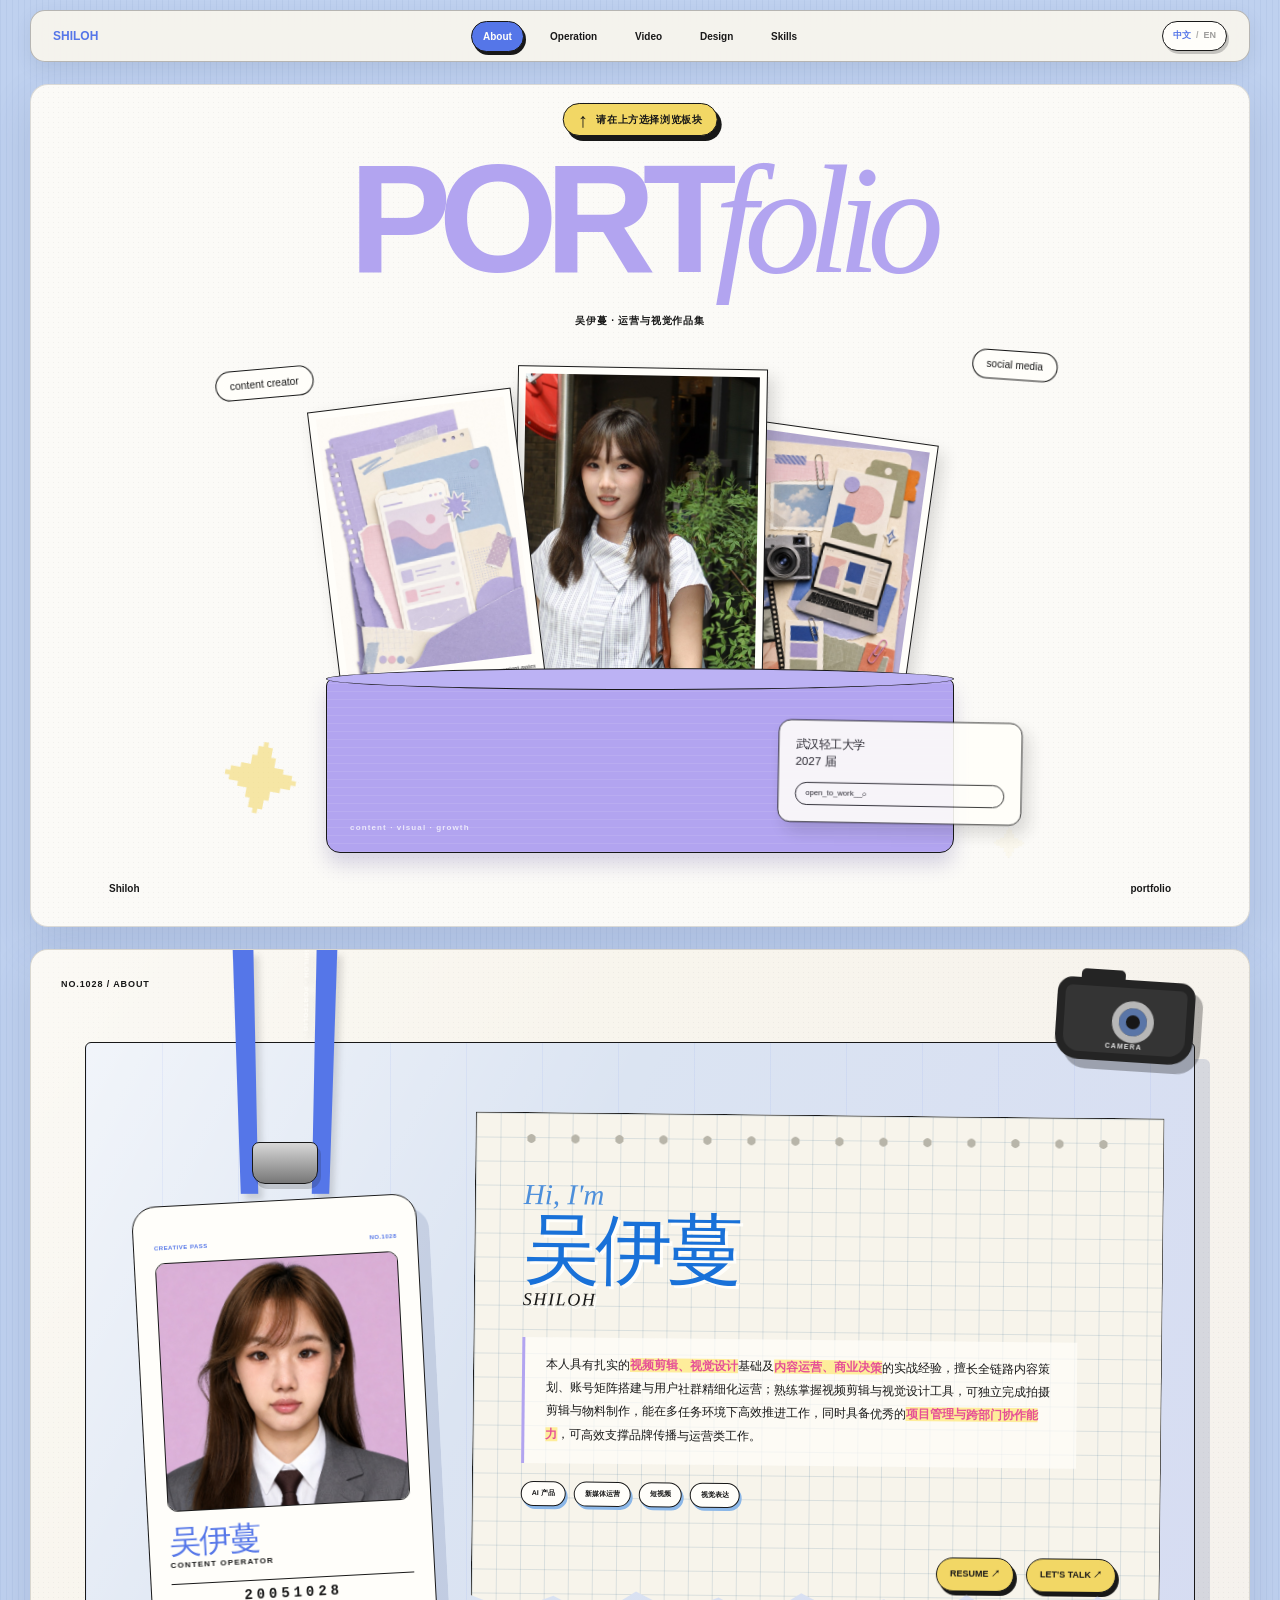
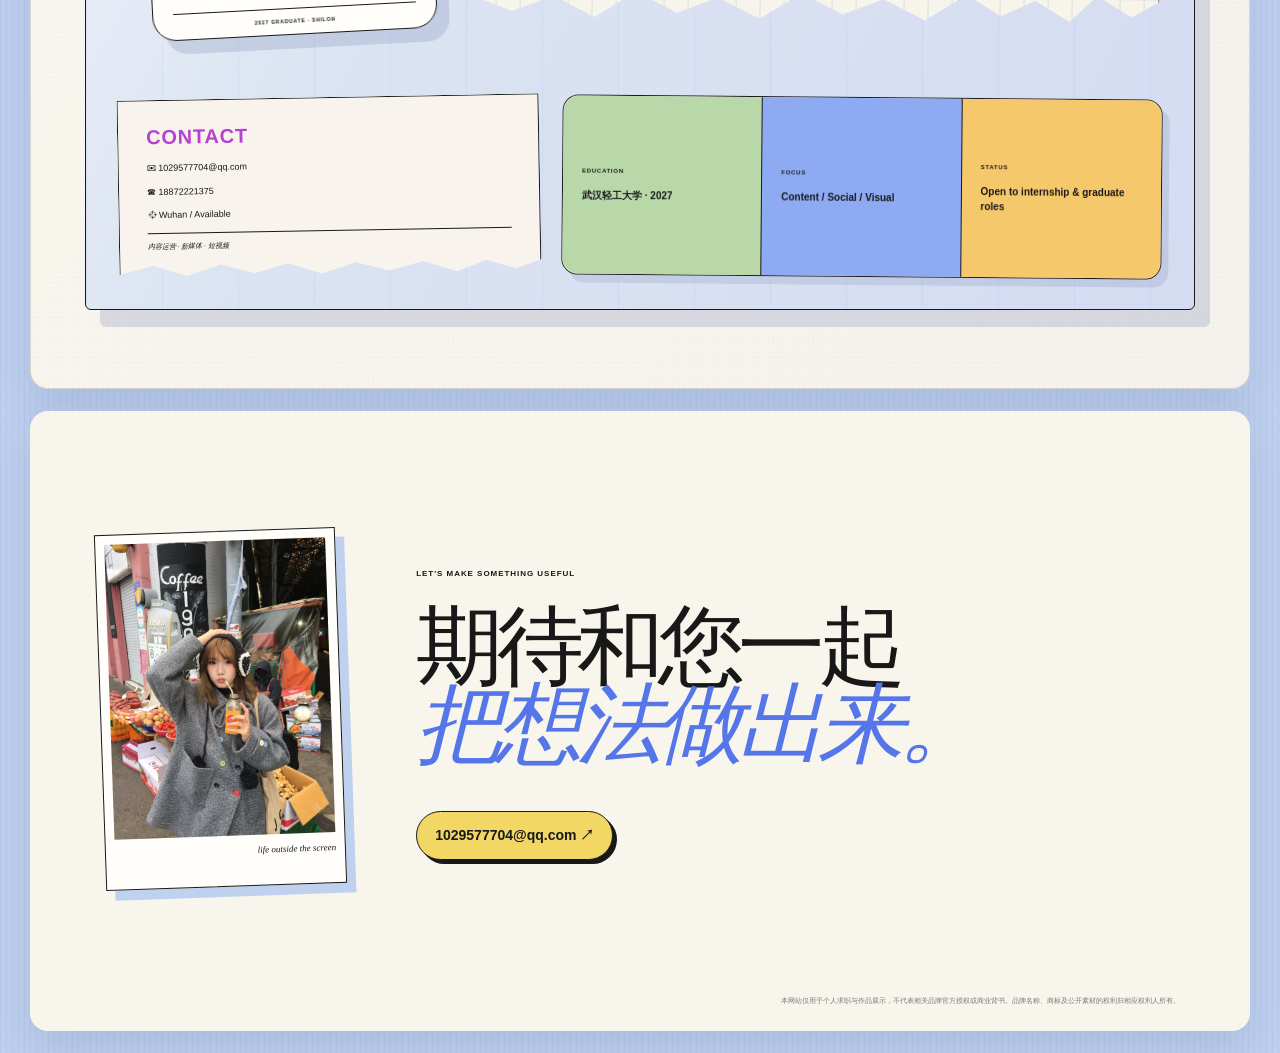
<file: index.html>
<!DOCTYPE html><html lang="zh-CN"><head><meta charSet="utf-8"/><meta name="viewport" content="width=device-width, initial-scale=1"/><link rel="preload" href="/images/cover/side-left.jpg" as="image"/><link rel="preload" href="/images/life/hero.jpg" as="image" fetchPriority="high"/><link rel="preload" href="/images/cover/side-right.jpg" as="image"/><link rel="stylesheet" href="/_next/static/chunks/08~2obm73zf~a.css" data-precedence="next"/><link rel="preload" as="script" fetchPriority="low" href="/_next/static/chunks/10mluhc84.1ee.js"/><script src="/_next/static/chunks/0pbz.j~ornctw.js" async=""></script><script src="/_next/static/chunks/0c_u0uom0kk-9.js" async=""></script><script src="/_next/static/chunks/turbopack-0-2-jyq65k6gh.js" async=""></script><script src="/_next/static/chunks/0b-.ij0mqhtov.js" async=""></script><script src="/_next/static/chunks/0bf0_wfxgo~rp.js" async=""></script><title>吴伊蔓｜内容运营与视觉作品集</title><meta name="description" content="吴伊蔓的个人作品集，展示 AI 产品内容运营、短视频制作、视觉设计与用户增长项目。"/><meta property="og:title" content="吴伊蔓｜内容运营与视觉作品集"/><meta property="og:description" content="内容运营、短视频、AI 产品与视觉设计作品集。"/><meta property="og:url" content="https://shiloh-portfolio.511111man1028.workers.dev/"/><meta property="og:image" content="https://shiloh-portfolio.511111man1028.workers.dev/og.png"/><meta property="og:image:width" content="1200"/><meta property="og:image:height" content="630"/><meta property="og:type" content="website"/><meta name="twitter:card" content="summary_large_image"/><meta name="twitter:title" content="吴伊蔓｜内容运营与视觉作品集"/><meta name="twitter:description" content="内容运营、短视频、AI 产品与视觉设计作品集。"/><meta name="twitter:image" content="https://shiloh-portfolio.511111man1028.workers.dev/og.png"/><link rel="shortcut icon" href="/favicon.svg"/><link rel="icon" href="/favicon.svg"/><script src="/_next/static/chunks/03~yq9q893hmn.js" noModule=""></script></head><body><div hidden=""><!--$--><!--/$--></div><main id="top"><header class="topbar"><a class="top-name" href="#about">SHILOH</a><nav aria-label="主导航"><a href="#about">About</a><a href="#operation">Operation</a><a href="#video">Video</a><a href="#design">Design</a><a href="#skills">Skills</a></nav><div class="language-toggle"><button class="language-toggle-button" type="button" aria-label="切换为英文"><span data-language-label="zh">中文</span><i aria-hidden="true">/</i><span data-language-label="en">EN</span></button></div></header><section class="cover-board portfolio-panel" id="home" aria-labelledby="cover-title"><div class="cover-arrow" role="note" aria-label="请在上方导航选择浏览板块"><span aria-hidden="true">↑</span><b>请在上方选择浏览板块</b></div><div class="cover-title"><h1 id="cover-title" aria-label="PORTfolio"><strong><span>P</span><span>O</span><span>R</span><span>T</span></strong><em><span>f</span><span>o</span><span>l</span><span>i</span><span>o</span></em></h1><p>吴伊蔓 · 运营与视觉作品集</p></div><div class="cover-scene"><span class="pill pill-left">content creator</span><span class="pill pill-right">social media</span><div class="cover-images"><figure class="cover-photo cover-photo-left"><img src="/images/cover/side-left.jpg" alt="内容运营主题纸张拼贴" decoding="async"/><figcaption>content notes</figcaption></figure><figure class="cover-photo cover-photo-main"><img src="/images/life/hero.jpg" alt="吴伊蔓的生活照" decoding="async" fetchPriority="high"/><figcaption>Shiloh · 2026</figcaption></figure><figure class="cover-photo cover-photo-right"><img src="/images/cover/side-right.jpg" alt="相机与创作工作台拼贴" decoding="async"/><figcaption>creative desk</figcaption></figure></div><div class="cover-pocket"><span>content · visual · growth</span></div><div class="cover-search"><p>武汉轻工大学<br/>2027 届</p><span>open_to_work__⌕</span></div><span class="cover-star star-left">✦</span><span class="cover-star star-right">✦</span></div><div class="cover-footer"><span>Shiloh</span><span>portfolio</span></div></section><section class="paper-slide about-slide portfolio-panel" id="about"><div class="slide-index">NO.1028 / ABOUT</div><div class="about-fabric" aria-hidden="true"></div><span class="about-camera" aria-hidden="true">CAMERA</span><div class="about-desk"><div class="badge-stage" aria-label="吴伊蔓个人工牌"><span class="lanyard" aria-hidden="true"></span><span class="badge-clip" aria-hidden="true"></span><article class="employee-badge" role="button" tabindex="0" aria-pressed="false" aria-label="点击翻转个人工牌"><div class="badge-flip-inner"><div class="badge-face badge-front"><div class="badge-topline"><span>CREATIVE PASS</span><b>NO.1028</b></div><img src="/images/profile/id-photo-lavender.jpg" alt="吴伊蔓证件照" loading="lazy" decoding="async"/><h3>吴伊蔓</h3><p>CONTENT OPERATOR</p><div class="badge-code">20051028</div><small>2027 GRADUATE · SHILOH</small></div><div class="badge-face badge-back"><small>PROFILE / BACK</small><h3>ABOUT ME</h3><dl><div><dt>求职方向</dt><dd>内容运营 · 新媒体 · 视频</dd></div><div><dt>所在地</dt><dd>武汉 / 可到岗</dd></div><div><dt>毕业时间</dt><dd>2027</dd></div></dl><span>再次点击翻回正面 ↻</span></div></div></article></div><article class="about-grid-paper"><span class="paper-holes" aria-hidden="true"></span><p class="about-script">Hi, I&#x27;m</p><h2>吴伊蔓 <em>SHILOH</em></h2><p class="about-body">本人具有扎实的<strong>视频剪辑、视觉设计</strong>基础及<strong>内容运营、商业决策</strong>的实战经验，擅长全链路内容策划、账号矩阵搭建与用户社群精细化运营；熟练掌握视频剪辑与视觉设计工具，可独立完成拍摄剪辑与物料制作，能在多任务环境下高效推进工作，同时具备优秀的<strong>项目管理与跨部门协作能力</strong>，可高效支撑品牌传播与运营类工作。</p><div class="about-focus-tags"><span>AI 产品</span><span>新媒体运营</span><span>短视频</span><span>视觉表达</span></div><div class="about-links"><button class="resume-trigger" type="button">RESUME ↗</button><a href="mailto:1029577704@qq.com">LET&#x27;S TALK ↗</a></div></article><aside class="about-contact-note"><b>CONTACT</b><span>✉ 1029577704@qq.com</span><a href="tel:18872221375">☎ 18872221375</a><span>⌖ Wuhan / Available</span><small>内容运营 · 新媒体 · 短视频</small></aside><div class="about-profile-strip"><div><small>EDUCATION</small><b>武汉轻工大学 · 2027</b></div><div><small>FOCUS</small><b>Content / Social / Visual</b></div><div><small>STATUS</small><b>Open to internship &amp; graduate roles</b></div></div></div></section><section class="operation-section portfolio-panel" id="operation"><div class="chapter-heading"><span>02 / OPERATION</span><h2>Selected work <em>&amp; experience</em></h2><p>从产品理解到内容落地，我负责选题、制作、发布与复盘，也持续积累社媒增长和用户沟通经验。</p></div><div class="project-tabs" aria-label="项目索引"><a class="project-tab tab-blue" href="#case-01"><div class="project-tab-top"><small>01</small><img src="/images/logos/fish.jpg" alt="Fish Audio logo" loading="lazy" decoding="async"/></div><h3>Fish Audio</h3><p>AI 语音平台</p><span class="project-tab-result">10W+ 单条播放</span></a><a class="project-tab tab-pink" href="#case-02"><div class="project-tab-top"><small>02</small><img src="/images/logos/thankyou.png" alt="ThankYouAI logo" loading="lazy" decoding="async"/></div><h3>ThankYouAI</h3><p>AI 聚合生成平台</p><span class="project-tab-result">爆款内容 · 多平台供给</span></a><a class="project-tab tab-orange" href="#case-03"><div class="project-tab-top"><small>03</small><img src="/images/logos/keruyun.jpg" alt="客如云 logo" loading="lazy" decoding="async"/></div><h3>客如云</h3><p>本地生活与品牌短视频</p><span class="project-tab-result">多条内容播放破万</span></a><a class="project-tab tab-green" href="#case-04"><div class="project-tab-top"><small>04</small><span class="solid-purple-logo" role="img" aria-label="某AI产品 logo"></span></div><h3>某AI产品</h3><p>AI 产品内容运营</p><span class="project-tab-result">50+ 物料 · 1000+ 社群</span></a></div><div class="case-list"><article class="case-board case-blue" id="case-01"><header class="case-header"><span>01</span><span>2024.07 — 2025.07</span></header><div class="case-copy"><img class="case-logo" src="/images/logos/fish.jpg" alt="Fish Audio logo" loading="lazy" decoding="async"/><small>AI 语音平台</small><h3>Fish Audio</h3><p>围绕 AI 语音产品进行内容策划、视频剪辑与账号矩阵搭建，把技术能力转化为更容易理解和传播的内容。</p><dl><div><dt>MY ROLE</dt><dd>内容策划 / 视频剪辑 / 账号冷启动 / 品牌视觉</dd></div><div><dt>RESULT</dt><dd>Bilibili 单条播放 10W+、互动 1000+，获得海外垂类 KOL 自发传播。</dd></div></dl></div><div class="case-collage"><figure class="case-gallery-item case-gallery-item-1"><img src="/images/operation/fish/01-performance.jpg" alt="Fish Audio 作品展示 1" loading="lazy" decoding="async" fetchPriority="low"/><figcaption>0<!-- -->1<!-- --> / <!-- -->Fish Audio</figcaption></figure><figure class="case-gallery-item case-gallery-item-2"><img src="/images/operation/fish/02-brand-poster.jpg" alt="Fish Audio 作品展示 2" loading="lazy" decoding="async" fetchPriority="low"/><figcaption>0<!-- -->2<!-- --> / <!-- -->Fish Audio</figcaption></figure><figure class="case-gallery-item case-gallery-item-3"><img src="/images/operation/fish/03-growth-poster.jpg" alt="Fish Audio 作品展示 3" loading="lazy" decoding="async" fetchPriority="low"/><figcaption>0<!-- -->3<!-- --> / <!-- -->Fish Audio</figcaption></figure></div></article><article class="case-board case-pink" id="case-02"><header class="case-header"><span>02</span><span>2026 — 至今</span></header><div class="case-copy"><img class="case-logo" src="/images/logos/thankyou.png" alt="ThankYouAI logo" loading="lazy" decoding="async"/><small>AI 聚合生成平台</small><h3>ThankYouAI</h3><p>负责官方抖音内容、官网工作流、SEO 文章与视觉封面，将复杂 AI 功能转译为可理解、可使用的内容。</p><dl><div><dt>MY ROLE</dt><dd>官号运营 / 视频制作 / AI 工作流 / SEO / 创作者拓展</dd></div><div><dt>RESULT</dt><dd>官方社媒产出过爆款内容，并通过工作流模板、SEO 文章与视觉素材持续完善平台内容供给。</dd></div></dl></div><div class="case-collage"><figure class="case-gallery-item case-gallery-item-1"><img src="/images/operation/thankyou/01-cover.jpg" alt="ThankYouAI 作品展示 1" loading="lazy" decoding="async" fetchPriority="low"/><figcaption>0<!-- -->1<!-- --> / <!-- -->ThankYouAI</figcaption></figure><figure class="case-gallery-item case-gallery-item-2"><img src="/images/operation/thankyou/02-social.jpg" alt="ThankYouAI 作品展示 2" loading="lazy" decoding="async" fetchPriority="low"/><figcaption>0<!-- -->2<!-- --> / <!-- -->ThankYouAI</figcaption></figure><figure class="case-gallery-item case-gallery-item-3"><img src="/images/operation/thankyou/03-cover.jpeg" alt="ThankYouAI 作品展示 3" loading="lazy" decoding="async" fetchPriority="low"/><figcaption>0<!-- -->3<!-- --> / <!-- -->ThankYouAI</figcaption></figure></div></article><article class="case-board case-orange" id="case-03"><header class="case-header"><span>03</span><span>2026.03 — 2026.06</span></header><div class="case-copy"><img class="case-logo" src="/images/logos/keruyun.jpg" alt="客如云 logo" loading="lazy" decoding="async"/><small>本地生活与品牌短视频</small><h3>客如云</h3><p>围绕商家经营场景策划并制作短视频，覆盖选题、发布、数据复盘、商业信息流和线下门店实拍。</p><dl><div><dt>MY ROLE</dt><dd>抖音运营 / 外景拍摄 / 商业剪辑 / 数据复盘</dd></div><div><dt>RESULT</dt><dd>产出多条播放量破万内容，持续承接潜在商家咨询与品牌传播需求。</dd></div></dl></div><div class="case-collage"><figure class="case-gallery-item case-gallery-item-1"><img src="/images/operation/keruyun/01-account.jpg" alt="客如云 作品展示 1" loading="lazy" decoding="async" fetchPriority="low"/><figcaption>0<!-- -->1<!-- --> / <!-- -->客如云</figcaption></figure></div></article><article class="case-board case-green" id="case-04"><header class="case-header"><span>04</span><span>2025.09 — 2026.03</span></header><div class="case-copy"><span class="case-logo solid-purple-logo" role="img" aria-label="某AI产品 logo"></span><small>AI 产品内容运营</small><h3>某AI产品</h3><p>参与早期内容与用户体系搭建，负责合规官号内容、教程物料、多平台矩阵、KOC 合作与核心用户社群。</p><dl><div><dt>MY ROLE</dt><dd>官号内容 / 教程视频 / KOC 合作 / 社群运营</dd></div><div><dt>RESULT</dt><dd>产出 50+ 内容物料，对接 20+ 垂类 KOC，参与搭建 1000+ 用户社群。</dd></div></dl></div><div class="case-collage"><figure class="case-gallery-item case-gallery-item-1"><img src="/images/operation/feelin/01-recruitment.jpg" alt="某AI产品 作品展示 1" loading="lazy" decoding="async" fetchPriority="low"/><figcaption>0<!-- -->1<!-- --> / <!-- -->某AI产品</figcaption></figure><figure class="case-gallery-item case-gallery-item-2"><img src="/images/operation/feelin/02-campaign-redacted.jpg" alt="某AI产品 作品展示 2" loading="lazy" decoding="async" fetchPriority="low"/><figcaption>0<!-- -->2<!-- --> / <!-- -->某AI产品</figcaption></figure><figure class="case-gallery-item case-gallery-item-3"><img src="/images/operation/feelin/03-social-redacted.jpg" alt="某AI产品 作品展示 3" loading="lazy" decoding="async" fetchPriority="low"/><figcaption>0<!-- -->3<!-- --> / <!-- -->某AI产品</figcaption></figure></div></article></div></section><section class="video-section portfolio-panel" id="video"><div class="chapter-heading video-title"><span>03 / VIDEO</span><h2>Press play, <em>see the work.</em></h2><p>从混剪开始，依次呈现教程、信息流与产品内容。</p></div><div class="video-wall"><div class="video-divider"><span>EDITING SHOWREEL</span><small>19 / selected works</small></div><figure class="video-work video-orange video-format-landscape video-order-1 video-featured"><video data-src="/videos/edit-montage.m4v" controls="" preload="none" playsInline="" aria-label="混剪视频作品，完整预览 · 17s"></video><figcaption><span>01</span><div><b>混剪</b><small>节奏与镜头组合<!-- --> · 完整预览 · 17s</small></div></figcaption></figure><figure class="video-work video-lilac video-format-landscape video-order-2"><video data-src="/videos/edit-feature-intro.m4v" controls="" preload="none" playsInline="" aria-label="功能介绍视频作品，15s 预览"></video><figcaption><span>02</span><div><b>功能介绍</b><small>产品卖点可视化<!-- --> · 15s 预览</small></div></figcaption></figure><figure class="video-work video-green video-format-landscape video-order-3"><video data-src="/videos/edit-web-promo-1.m4v" controls="" preload="none" playsInline="" aria-label="网页推广 01视频作品，15s 预览"></video><figcaption><span>03</span><div><b>网页推广 01</b><small>网页产品推广<!-- --> · 15s 预览</small></div></figcaption></figure><figure class="video-work video-wine video-format-landscape video-order-4"><video data-src="/videos/ai-showcase/luxury-concept.mp4" controls="" preload="none" playsInline="" aria-label="哥特风PV视频作品"></video><figcaption><span>04</span><div><b>哥特风PV</b><small>哥特美学视觉叙事</small></div></figcaption></figure><figure class="video-work video-green video-format-landscape video-order-5"><video data-src="/videos/ai-showcase/mango-promo.mp4" controls="" preload="none" playsInline="" aria-label="饮料宣传片视频作品"></video><figcaption><span>05</span><div><b>饮料宣传片</b><small>饮品产品质感广告</small></div></figcaption></figure><figure class="video-work video-blue video-format-landscape video-order-6"><video data-src="/videos/ai-showcase/pepsi-promo.mp4" controls="" preload="none" playsInline="" aria-label="美式复古短片视频作品"></video><figcaption><span>06</span><div><b>美式复古短片</b><small>复古品牌视觉练习</small></div></figcaption></figure><figure class="video-work video-rose video-format-landscape video-order-7"><video data-src="/videos/ai-showcase/light-concept.mp4" controls="" preload="none" playsInline="" aria-label="光影风格短片视频作品"></video><figcaption><span>07</span><div><b>光影风格短片</b><small>黑白氛围视觉实验</small></div></figcaption></figure><figure class="video-work video-coral video-format-landscape video-order-8"><video data-src="/videos/edit-tutorial.m4v" controls="" preload="none" playsInline="" aria-label="教程视频作品，15s 预览"></video><figcaption><span>08</span><div><b>教程</b><small>步骤拆解与画面引导<!-- --> · 15s 预览</small></div></figcaption></figure><figure class="video-work video-sky video-format-landscape video-order-9"><video data-src="/videos/edit-web-promo-2.m4v" controls="" preload="none" playsInline="" aria-label="网页推广 02视频作品，15s 预览"></video><figcaption><span>09</span><div><b>网页推广 02</b><small>网页产品推广<!-- --> · 15s 预览</small></div></figcaption></figure><figure class="video-work video-mint video-format-landscape video-order-10"><video data-src="/videos/edit-digital-human.m4v" controls="" preload="none" playsInline="" aria-label="数字人起号视频作品，15s 预览"></video><figcaption><span>10</span><div><b>数字人起号</b><small>账号冷启动内容<!-- --> · 15s 预览</small></div></figcaption></figure><figure class="video-work video-wine video-format-landscape video-order-11"><video data-src="/videos/edit-game-ui.m4v" controls="" preload="none" playsInline="" aria-label="游戏 UI 设计视频作品，完整预览 · 15s"></video><figcaption><span>11</span><div><b>游戏 UI 设计</b><small>界面与交互展示<!-- --> · 完整预览 · 15s</small></div></figcaption></figure><figure class="video-work video-sky video-format-portrait video-order-12"><video data-src="/videos/ai-showcase/emotion-delete.mp4" controls="" preload="none" playsInline="" aria-label="粘土画风情绪短片视频作品"></video><figcaption><span>12</span><div><b>粘土画风情绪短片</b><small>粘土质感情绪叙事</small></div></figcaption></figure><figure class="video-work video-orange video-format-landscape video-order-13"><video data-src="/videos/ai-showcase/viking-voyage.mp4" controls="" preload="none" playsInline="" aria-label="仿奥德赛史诗电影感视频作品"></video><figcaption><span>13</span><div><b>仿奥德赛史诗电影感</b><small>史诗电影感叙事练习</small></div></figcaption></figure><figure class="video-work video-lilac video-format-landscape video-order-14"><video data-src="/videos/ai-showcase/stage-elephant.mp4" controls="" preload="none" playsInline="" aria-label="荒诞黑暗视频视频作品"></video><figcaption><span>14</span><div><b>荒诞黑暗视频</b><small>荒诞舞台视觉影像</small></div></figcaption></figure><figure class="video-work video-coral video-format-landscape video-order-15"><video data-src="/videos/ai-showcase/sunglasses-promo.mp4" controls="" preload="none" playsInline="" aria-label="墨镜宣传片视频作品"></video><figcaption><span>15</span><div><b>墨镜宣传片</b><small>夏日公路广告影像</small></div></figcaption></figure><figure class="video-work video-yellow video-format-landscape video-order-16"><video data-src="/videos/ai-showcase/beach-hat-promo.mp4" controls="" preload="none" playsInline="" aria-label="动画分镜练习视频作品"></video><figcaption><span>16</span><div><b>动画分镜练习</b><small>海滩场景动画分镜</small></div></figcaption></figure><figure class="video-work video-rose video-format-portrait video-order-17"><video data-src="/videos/edit-ad-feed.m4v" controls="" preload="none" playsInline="" aria-label="信息流视频作品，15s 预览"></video><figcaption><span>17</span><div><b>信息流</b><small>商业信息流剪辑<!-- --> · 15s 预览</small></div></figcaption></figure><figure class="video-work video-blue video-format-portrait video-order-18"><video data-src="/videos/edit-comic-drama.m4v" controls="" preload="none" playsInline="" aria-label="漫剧视频作品，15s 预览"></video><figcaption><span>18</span><div><b>漫剧</b><small>剧情节奏与氛围包装<!-- --> · 15s 预览</small></div></figcaption></figure><figure class="video-work video-yellow video-format-portrait video-order-19"><video data-src="/videos/edit-platform-growth.m4v" controls="" preload="none" playsInline="" aria-label="平台引流视频作品，完整预览 · 18s"></video><figcaption><span>19</span><div><b>平台引流</b><small>转化导向内容<!-- --> · 完整预览 · 18s</small></div></figcaption></figure></div></section><section class="paper-slide design-slide portfolio-panel" id="design"><div class="slide-index">04 / DESIGN BOARD</div><div class="design-heading"><h2>Visual<br/><em>archive</em></h2><p>展现不同风格的视觉作品集。</p></div><section class="poster-orbit-stage" aria-label="互动 3D 海报环廊"><div class="poster-orbit-viewport" role="group" tabindex="0" aria-label="左右拖动旋转海报"><div class="poster-orbit-ring" style="--orbit-rotation:0deg"><figure class="poster-orbit-card" style="--poster-angle:0deg;width:270px;height:179.296875px;margin-left:-135px;margin-top:-89.6484375px" data-orbit-index="0" role="link" tabindex="0" aria-label="查看下方的新中式海报"><img class="poster-orbit-depth" style="--poster-depth:-6px" src="/images/design/new-chinese.jpg" alt="" draggable="false" loading="lazy" decoding="async" aria-hidden="true"/><img class="poster-orbit-depth" style="--poster-depth:-5px" src="/images/design/new-chinese.jpg" alt="" draggable="false" loading="lazy" decoding="async" aria-hidden="true"/><img class="poster-orbit-depth" style="--poster-depth:-4px" src="/images/design/new-chinese.jpg" alt="" draggable="false" loading="lazy" decoding="async" aria-hidden="true"/><img class="poster-orbit-depth" style="--poster-depth:-3px" src="/images/design/new-chinese.jpg" alt="" draggable="false" loading="lazy" decoding="async" aria-hidden="true"/><img class="poster-orbit-depth" style="--poster-depth:-2px" src="/images/design/new-chinese.jpg" alt="" draggable="false" loading="lazy" decoding="async" aria-hidden="true"/><img class="poster-orbit-depth" style="--poster-depth:-1px" src="/images/design/new-chinese.jpg" alt="" draggable="false" loading="lazy" decoding="async" aria-hidden="true"/><div class="poster-orbit-face poster-orbit-front"><img src="/images/design/new-chinese.jpg" alt="新中式海报" draggable="false" loading="lazy" decoding="async"/></div><div class="poster-orbit-face poster-orbit-back" aria-hidden="true"><img src="/images/design/new-chinese.jpg" alt="" draggable="false" loading="lazy" decoding="async"/></div></figure><figure class="poster-orbit-card" style="--poster-angle:36deg;width:133.875px;height:238px;margin-left:-66.9375px;margin-top:-119px" data-orbit-index="1" role="link" tabindex="0" aria-label="查看下方的美学主义"><img class="poster-orbit-depth" style="--poster-depth:-6px" src="/images/design/aestheticism.jpg" alt="" draggable="false" loading="lazy" decoding="async" aria-hidden="true"/><img class="poster-orbit-depth" style="--poster-depth:-5px" src="/images/design/aestheticism.jpg" alt="" draggable="false" loading="lazy" decoding="async" aria-hidden="true"/><img class="poster-orbit-depth" style="--poster-depth:-4px" src="/images/design/aestheticism.jpg" alt="" draggable="false" loading="lazy" decoding="async" aria-hidden="true"/><img class="poster-orbit-depth" style="--poster-depth:-3px" src="/images/design/aestheticism.jpg" alt="" draggable="false" loading="lazy" decoding="async" aria-hidden="true"/><img class="poster-orbit-depth" style="--poster-depth:-2px" src="/images/design/aestheticism.jpg" alt="" draggable="false" loading="lazy" decoding="async" aria-hidden="true"/><img class="poster-orbit-depth" style="--poster-depth:-1px" src="/images/design/aestheticism.jpg" alt="" draggable="false" loading="lazy" decoding="async" aria-hidden="true"/><div class="poster-orbit-face poster-orbit-front"><img src="/images/design/aestheticism.jpg" alt="美学主义" draggable="false" loading="lazy" decoding="async"/></div><div class="poster-orbit-face poster-orbit-back" aria-hidden="true"><img src="/images/design/aestheticism.jpg" alt="" draggable="false" loading="lazy" decoding="async"/></div></figure><figure class="poster-orbit-card" style="--poster-angle:72deg;width:178.5px;height:238px;margin-left:-89.25px;margin-top:-119px" data-orbit-index="2" role="link" tabindex="0" aria-label="查看下方的扁平矢量插图 · 3:4"><img class="poster-orbit-depth" style="--poster-depth:-6px" src="/images/design/flat-vector-portrait.jpg" alt="" draggable="false" loading="lazy" decoding="async" aria-hidden="true"/><img class="poster-orbit-depth" style="--poster-depth:-5px" src="/images/design/flat-vector-portrait.jpg" alt="" draggable="false" loading="lazy" decoding="async" aria-hidden="true"/><img class="poster-orbit-depth" style="--poster-depth:-4px" src="/images/design/flat-vector-portrait.jpg" alt="" draggable="false" loading="lazy" decoding="async" aria-hidden="true"/><img class="poster-orbit-depth" style="--poster-depth:-3px" src="/images/design/flat-vector-portrait.jpg" alt="" draggable="false" loading="lazy" decoding="async" aria-hidden="true"/><img class="poster-orbit-depth" style="--poster-depth:-2px" src="/images/design/flat-vector-portrait.jpg" alt="" draggable="false" loading="lazy" decoding="async" aria-hidden="true"/><img class="poster-orbit-depth" style="--poster-depth:-1px" src="/images/design/flat-vector-portrait.jpg" alt="" draggable="false" loading="lazy" decoding="async" aria-hidden="true"/><div class="poster-orbit-face poster-orbit-front"><img src="/images/design/flat-vector-portrait.jpg" alt="扁平矢量插图 · 3:4" draggable="false" loading="lazy" decoding="async"/></div><div class="poster-orbit-face poster-orbit-back" aria-hidden="true"><img src="/images/design/flat-vector-portrait.jpg" alt="" draggable="false" loading="lazy" decoding="async"/></div></figure><figure class="poster-orbit-card" style="--poster-angle:108deg;width:270px;height:151.875px;margin-left:-135px;margin-top:-75.9375px" data-orbit-index="3" role="link" tabindex="0" aria-label="查看下方的扁平矢量插图 · 16:9"><img class="poster-orbit-depth" style="--poster-depth:-6px" src="/images/design/flat-vector-wide.jpg" alt="" draggable="false" loading="lazy" decoding="async" aria-hidden="true"/><img class="poster-orbit-depth" style="--poster-depth:-5px" src="/images/design/flat-vector-wide.jpg" alt="" draggable="false" loading="lazy" decoding="async" aria-hidden="true"/><img class="poster-orbit-depth" style="--poster-depth:-4px" src="/images/design/flat-vector-wide.jpg" alt="" draggable="false" loading="lazy" decoding="async" aria-hidden="true"/><img class="poster-orbit-depth" style="--poster-depth:-3px" src="/images/design/flat-vector-wide.jpg" alt="" draggable="false" loading="lazy" decoding="async" aria-hidden="true"/><img class="poster-orbit-depth" style="--poster-depth:-2px" src="/images/design/flat-vector-wide.jpg" alt="" draggable="false" loading="lazy" decoding="async" aria-hidden="true"/><img class="poster-orbit-depth" style="--poster-depth:-1px" src="/images/design/flat-vector-wide.jpg" alt="" draggable="false" loading="lazy" decoding="async" aria-hidden="true"/><div class="poster-orbit-face poster-orbit-front"><img src="/images/design/flat-vector-wide.jpg" alt="扁平矢量插图 · 16:9" draggable="false" loading="lazy" decoding="async"/></div><div class="poster-orbit-face poster-orbit-back" aria-hidden="true"><img src="/images/design/flat-vector-wide.jpg" alt="" draggable="false" loading="lazy" decoding="async"/></div></figure><figure class="poster-orbit-card" style="--poster-angle:144deg;width:178.5px;height:238px;margin-left:-89.25px;margin-top:-119px" data-orbit-index="4" role="link" tabindex="0" aria-label="查看下方的520 涂鸦花束海报"><img class="poster-orbit-depth" style="--poster-depth:-6px" src="/images/design/flower-bouquet.jpg" alt="" draggable="false" loading="lazy" decoding="async" aria-hidden="true"/><img class="poster-orbit-depth" style="--poster-depth:-5px" src="/images/design/flower-bouquet.jpg" alt="" draggable="false" loading="lazy" decoding="async" aria-hidden="true"/><img class="poster-orbit-depth" style="--poster-depth:-4px" src="/images/design/flower-bouquet.jpg" alt="" draggable="false" loading="lazy" decoding="async" aria-hidden="true"/><img class="poster-orbit-depth" style="--poster-depth:-3px" src="/images/design/flower-bouquet.jpg" alt="" draggable="false" loading="lazy" decoding="async" aria-hidden="true"/><img class="poster-orbit-depth" style="--poster-depth:-2px" src="/images/design/flower-bouquet.jpg" alt="" draggable="false" loading="lazy" decoding="async" aria-hidden="true"/><img class="poster-orbit-depth" style="--poster-depth:-1px" src="/images/design/flower-bouquet.jpg" alt="" draggable="false" loading="lazy" decoding="async" aria-hidden="true"/><div class="poster-orbit-face poster-orbit-front"><img src="/images/design/flower-bouquet.jpg" alt="520 涂鸦花束海报" draggable="false" loading="lazy" decoding="async"/></div><div class="poster-orbit-face poster-orbit-back" aria-hidden="true"><img src="/images/design/flower-bouquet.jpg" alt="" draggable="false" loading="lazy" decoding="async"/></div></figure><figure class="poster-orbit-card" style="--poster-angle:180deg;width:270px;height:151.875px;margin-left:-135px;margin-top:-75.9375px" data-orbit-index="5" role="link" tabindex="0" aria-label="查看下方的写意水彩风格"><img class="poster-orbit-depth" style="--poster-depth:-6px" src="/images/design/watercolor.jpg" alt="" draggable="false" loading="lazy" decoding="async" aria-hidden="true"/><img class="poster-orbit-depth" style="--poster-depth:-5px" src="/images/design/watercolor.jpg" alt="" draggable="false" loading="lazy" decoding="async" aria-hidden="true"/><img class="poster-orbit-depth" style="--poster-depth:-4px" src="/images/design/watercolor.jpg" alt="" draggable="false" loading="lazy" decoding="async" aria-hidden="true"/><img class="poster-orbit-depth" style="--poster-depth:-3px" src="/images/design/watercolor.jpg" alt="" draggable="false" loading="lazy" decoding="async" aria-hidden="true"/><img class="poster-orbit-depth" style="--poster-depth:-2px" src="/images/design/watercolor.jpg" alt="" draggable="false" loading="lazy" decoding="async" aria-hidden="true"/><img class="poster-orbit-depth" style="--poster-depth:-1px" src="/images/design/watercolor.jpg" alt="" draggable="false" loading="lazy" decoding="async" aria-hidden="true"/><div class="poster-orbit-face poster-orbit-front"><img src="/images/design/watercolor.jpg" alt="写意水彩风格" draggable="false" loading="lazy" decoding="async"/></div><div class="poster-orbit-face poster-orbit-back" aria-hidden="true"><img src="/images/design/watercolor.jpg" alt="" draggable="false" loading="lazy" decoding="async"/></div></figure><figure class="poster-orbit-card" style="--poster-angle:216deg;width:133.875px;height:238px;margin-left:-66.9375px;margin-top:-119px" data-orbit-index="6" role="link" tabindex="0" aria-label="查看下方的CityPOP 复古风格"><img class="poster-orbit-depth" style="--poster-depth:-6px" src="/images/design/city-pop-new.jpg" alt="" draggable="false" loading="lazy" decoding="async" aria-hidden="true"/><img class="poster-orbit-depth" style="--poster-depth:-5px" src="/images/design/city-pop-new.jpg" alt="" draggable="false" loading="lazy" decoding="async" aria-hidden="true"/><img class="poster-orbit-depth" style="--poster-depth:-4px" src="/images/design/city-pop-new.jpg" alt="" draggable="false" loading="lazy" decoding="async" aria-hidden="true"/><img class="poster-orbit-depth" style="--poster-depth:-3px" src="/images/design/city-pop-new.jpg" alt="" draggable="false" loading="lazy" decoding="async" aria-hidden="true"/><img class="poster-orbit-depth" style="--poster-depth:-2px" src="/images/design/city-pop-new.jpg" alt="" draggable="false" loading="lazy" decoding="async" aria-hidden="true"/><img class="poster-orbit-depth" style="--poster-depth:-1px" src="/images/design/city-pop-new.jpg" alt="" draggable="false" loading="lazy" decoding="async" aria-hidden="true"/><div class="poster-orbit-face poster-orbit-front"><img src="/images/design/city-pop-new.jpg" alt="CityPOP 复古风格" draggable="false" loading="lazy" decoding="async"/></div><div class="poster-orbit-face poster-orbit-back" aria-hidden="true"><img src="/images/design/city-pop-new.jpg" alt="" draggable="false" loading="lazy" decoding="async"/></div></figure><figure class="poster-orbit-card" style="--poster-angle:252deg;width:238px;height:238px;margin-left:-119px;margin-top:-119px" data-orbit-index="7" role="link" tabindex="0" aria-label="查看下方的做旧印刷"><img class="poster-orbit-depth" style="--poster-depth:-6px" src="/images/design/distressed-print.jpg" alt="" draggable="false" loading="lazy" decoding="async" aria-hidden="true"/><img class="poster-orbit-depth" style="--poster-depth:-5px" src="/images/design/distressed-print.jpg" alt="" draggable="false" loading="lazy" decoding="async" aria-hidden="true"/><img class="poster-orbit-depth" style="--poster-depth:-4px" src="/images/design/distressed-print.jpg" alt="" draggable="false" loading="lazy" decoding="async" aria-hidden="true"/><img class="poster-orbit-depth" style="--poster-depth:-3px" src="/images/design/distressed-print.jpg" alt="" draggable="false" loading="lazy" decoding="async" aria-hidden="true"/><img class="poster-orbit-depth" style="--poster-depth:-2px" src="/images/design/distressed-print.jpg" alt="" draggable="false" loading="lazy" decoding="async" aria-hidden="true"/><img class="poster-orbit-depth" style="--poster-depth:-1px" src="/images/design/distressed-print.jpg" alt="" draggable="false" loading="lazy" decoding="async" aria-hidden="true"/><div class="poster-orbit-face poster-orbit-front"><img src="/images/design/distressed-print.jpg" alt="做旧印刷" draggable="false" loading="lazy" decoding="async"/></div><div class="poster-orbit-face poster-orbit-back" aria-hidden="true"><img src="/images/design/distressed-print.jpg" alt="" draggable="false" loading="lazy" decoding="async"/></div></figure><figure class="poster-orbit-card" style="--poster-angle:288deg;width:178.5px;height:238px;margin-left:-89.25px;margin-top:-119px" data-orbit-index="8" role="link" tabindex="0" aria-label="查看下方的RISO 版画桃子海报"><img class="poster-orbit-depth" style="--poster-depth:-6px" src="/images/design/riso-peach.jpg" alt="" draggable="false" loading="lazy" decoding="async" aria-hidden="true"/><img class="poster-orbit-depth" style="--poster-depth:-5px" src="/images/design/riso-peach.jpg" alt="" draggable="false" loading="lazy" decoding="async" aria-hidden="true"/><img class="poster-orbit-depth" style="--poster-depth:-4px" src="/images/design/riso-peach.jpg" alt="" draggable="false" loading="lazy" decoding="async" aria-hidden="true"/><img class="poster-orbit-depth" style="--poster-depth:-3px" src="/images/design/riso-peach.jpg" alt="" draggable="false" loading="lazy" decoding="async" aria-hidden="true"/><img class="poster-orbit-depth" style="--poster-depth:-2px" src="/images/design/riso-peach.jpg" alt="" draggable="false" loading="lazy" decoding="async" aria-hidden="true"/><img class="poster-orbit-depth" style="--poster-depth:-1px" src="/images/design/riso-peach.jpg" alt="" draggable="false" loading="lazy" decoding="async" aria-hidden="true"/><div class="poster-orbit-face poster-orbit-front"><img src="/images/design/riso-peach.jpg" alt="RISO 版画桃子海报" draggable="false" loading="lazy" decoding="async"/></div><div class="poster-orbit-face poster-orbit-back" aria-hidden="true"><img src="/images/design/riso-peach.jpg" alt="" draggable="false" loading="lazy" decoding="async"/></div></figure><figure class="poster-orbit-card" style="--poster-angle:324deg;width:178.5px;height:238px;margin-left:-89.25px;margin-top:-119px" data-orbit-index="9" role="link" tabindex="0" aria-label="查看下方的飘渺幻境海报"><img class="poster-orbit-depth" style="--poster-depth:-6px" src="/images/design/ethereal-new.jpg" alt="" draggable="false" loading="lazy" decoding="async" aria-hidden="true"/><img class="poster-orbit-depth" style="--poster-depth:-5px" src="/images/design/ethereal-new.jpg" alt="" draggable="false" loading="lazy" decoding="async" aria-hidden="true"/><img class="poster-orbit-depth" style="--poster-depth:-4px" src="/images/design/ethereal-new.jpg" alt="" draggable="false" loading="lazy" decoding="async" aria-hidden="true"/><img class="poster-orbit-depth" style="--poster-depth:-3px" src="/images/design/ethereal-new.jpg" alt="" draggable="false" loading="lazy" decoding="async" aria-hidden="true"/><img class="poster-orbit-depth" style="--poster-depth:-2px" src="/images/design/ethereal-new.jpg" alt="" draggable="false" loading="lazy" decoding="async" aria-hidden="true"/><img class="poster-orbit-depth" style="--poster-depth:-1px" src="/images/design/ethereal-new.jpg" alt="" draggable="false" loading="lazy" decoding="async" aria-hidden="true"/><div class="poster-orbit-face poster-orbit-front"><img src="/images/design/ethereal-new.jpg" alt="飘渺幻境海报" draggable="false" loading="lazy" decoding="async"/></div><div class="poster-orbit-face poster-orbit-back" aria-hidden="true"><img src="/images/design/ethereal-new.jpg" alt="" draggable="false" loading="lazy" decoding="async"/></div></figure></div></div></section><div class="design-board"><span class="design-sticker design-sticker-one" aria-hidden="true">visual notes ↗</span><span class="design-sticker design-sticker-two" aria-hidden="true">10 / selected</span><div class="design-column design-column-1"><figure class="design-work design-work-9"><img src="/images/design/riso-peach.jpg" alt="RISO 版画桃子海报" loading="lazy" decoding="async" fetchPriority="low"/><figcaption><b>RISO 版画桃子海报</b><span>RISO 版画练习</span></figcaption></figure><figure class="design-work design-work-2"><img src="/images/design/aestheticism.jpg" alt="美学主义" loading="lazy" decoding="async" fetchPriority="low"/><figcaption><b>美学主义</b><span>审美主题海报</span></figcaption></figure><figure class="design-work design-work-4"><img src="/images/design/flat-vector-wide.jpg" alt="扁平矢量插图 · 16:9" loading="lazy" decoding="async" fetchPriority="low"/><figcaption><b>扁平矢量插图 · 16:9</b><span>横版视觉延展</span></figcaption></figure></div><div class="design-column design-column-2"><figure class="design-work design-work-1"><img src="/images/design/new-chinese.jpg" alt="新中式海报" loading="lazy" decoding="async" fetchPriority="low"/><figcaption><b>新中式海报</b><span>东方花卉视觉</span></figcaption></figure><figure class="design-work design-work-3"><img src="/images/design/flat-vector-portrait.jpg" alt="扁平矢量插图 · 3:4" loading="lazy" decoding="async" fetchPriority="low"/><figcaption><b>扁平矢量插图 · 3:4</b><span>竖版插图海报</span></figcaption></figure><figure class="design-work design-work-10"><img src="/images/design/ethereal-new.jpg" alt="飘渺幻境海报" loading="lazy" decoding="async" fetchPriority="low"/><figcaption><b>飘渺幻境海报</b><span>AI 视觉海报</span></figcaption></figure><figure class="design-work design-work-6"><img src="/images/design/watercolor.jpg" alt="写意水彩风格" loading="lazy" decoding="async" fetchPriority="low"/><figcaption><b>写意水彩风格</b><span>水彩视觉练习</span></figcaption></figure></div><div class="design-column design-column-3"><figure class="design-work design-work-5"><img src="/images/design/flower-bouquet.jpg" alt="520 涂鸦花束海报" loading="lazy" decoding="async" fetchPriority="low"/><figcaption><b>520 涂鸦花束海报</b><span>涂鸦风格视觉</span></figcaption></figure><figure class="design-work design-work-7"><img src="/images/design/city-pop-new.jpg" alt="CityPOP 复古风格" loading="lazy" decoding="async" fetchPriority="low"/><figcaption><b>CityPOP 复古风格</b><span>城市流行视觉</span></figcaption></figure><figure class="design-work design-work-8"><img src="/images/design/distressed-print.jpg" alt="做旧印刷" loading="lazy" decoding="async" fetchPriority="low"/><figcaption><b>做旧印刷</b><span>颗粒质感实验</span></figcaption></figure></div></div></section><section class="skills-section portfolio-panel" id="skills"><div class="skills-title"><span>05 / SKILLS</span><h2>What can I <em>bring?</em></h2><p>从内容策划到发布复盘，我可以独立完成一条内容链路。</p></div><div class="skill-stack"><article class="skill-note skill-green" role="button" tabindex="0" aria-expanded="false" aria-label="content，点击查看相关案例"><span class="skill-sticker" aria-hidden="true">✦</span><small>0<!-- -->1</small><h3>content</h3><p>选题策划
账号运营
SEO 写作
内容复盘</p><div class="skill-proof"><small>SELECTED PROOF</small><p>Fish Audio · ThankYouAI
选题 / SEO / 内容复盘</p></div></article><article class="skill-note skill-blue" role="button" tabindex="0" aria-expanded="false" aria-label="social，点击查看相关案例"><span class="skill-sticker" aria-hidden="true">☺</span><small>0<!-- -->2</small><h3>social</h3><p>抖音 / Bilibili
账号矩阵
KOL / KOC
社群运营</p><div class="skill-proof"><small>SELECTED PROOF</small><p>Fish Audio · 客如云
账号矩阵 / 社群增长</p></div></article><article class="skill-note skill-orange" role="button" tabindex="0" aria-expanded="false" aria-label="video，点击查看相关案例"><span class="skill-sticker" aria-hidden="true">▶</span><small>0<!-- -->3</small><h3>video</h3><p>脚本构思
外景拍摄
剪辑包装
商业信息流</p><div class="skill-proof"><small>SELECTED PROOF</small><p>教程 · 混剪 · 信息流
策划 / 拍摄 / 剪辑</p></div></article><article class="skill-note skill-wine" role="button" tabindex="0" aria-expanded="false" aria-label="AI + visual，点击查看相关案例"><span class="skill-sticker" aria-hidden="true">AI</span><small>0<!-- -->4</small><h3>AI + visual</h3><p>AI 工作流
封面设计
海报排版
视觉延展</p><div class="skill-proof"><small>SELECTED PROOF</small><p>ThankYouAI · 视觉海报
AI 工作流 / 视觉延展</p></div></article><article class="skill-note skill-lilac" role="button" tabindex="0" aria-expanded="false" aria-label="tools，点击查看相关案例"><span class="skill-sticker" aria-hidden="true">♥</span><small>0<!-- -->5</small><h3>tools</h3><p>剪映
Photoshop
AE
主流 AI 工具
Codex / 即梦等</p><div class="skill-proof"><small>SELECTED PROOF</small><p>视频与视觉项目实战
剪映 / PS / AE / Codex</p></div></article></div></section><footer class="contact-slide"><figure><img src="/images/life/city.jpg" alt="吴伊蔓的旅行生活照" loading="lazy" decoding="async"/><figcaption>life outside the screen</figcaption></figure><div><span>LET&#x27;S MAKE SOMETHING USEFUL</span><h2>期待和您一起<br/><em><button class="footer-easter-egg" type="button" aria-label="把想法做出来，点击触发彩蛋">把想法做出来。</button></em></h2><a href="mailto:1029577704@qq.com">1029577704@qq.com ↗</a></div><p>本网站仅用于个人求职与作品展示，不代表相关品牌官方授权或商业背书。品牌名称、商标及公开素材的权利归相应权利人所有。</p></footer><div class="motion-scope" aria-hidden="true"></div><div class="click-spark-layer" aria-hidden="true"></div></main><!--$--><!--/$--><script>(() => {
              const tokens = {
                "511111man1028-shiloh.github.io": "8d99a03012344ac588b531a21dfe4a98",
                "shiloh-portfolio.511111man1028.workers.dev": "7ea7a42bbfc24775bcac5807b1c5672a"
              };
              const token = tokens[window.location.hostname];
              if (!token) return;
              const beacon = document.createElement("script");
              beacon.type = "module";
              beacon.src = "https://static.cloudflareinsights.com/beacon.min.js";
              beacon.dataset.cfBeacon = JSON.stringify({ token });
              document.head.appendChild(beacon);
            })();</script><script src="/_next/static/chunks/10mluhc84.1ee.js" id="_R_" async=""></script><script>(self.__next_f=self.__next_f||[]).push([0])</script><script>self.__next_f.push([1,"1:\"$Sreact.fragment\"\n2:I[11968,[\"/_next/static/chunks/0b-.ij0mqhtov.js\"],\"default\"]\n3:I[87804,[\"/_next/static/chunks/0b-.ij0mqhtov.js\"],\"default\"]\n16:I[21480,[\"/_next/static/chunks/0b-.ij0mqhtov.js\"],\"default\",1]\n:HL[\"/_next/static/chunks/08~2obm73zf~a.css\",\"style\"]\n:HL[\"/images/cover/side-left.jpg\",\"image\"]\n"])</script><script>self.__next_f.push([1,"0:{\"P\":null,\"c\":[\"\",\"\"],\"q\":\"\",\"i\":false,\"f\":[[[\"\",{\"children\":[\"__PAGE__\",{}]},\"$undefined\",\"$undefined\",16],[[\"$\",\"$1\",\"c\",{\"children\":[[[\"$\",\"link\",\"0\",{\"rel\":\"stylesheet\",\"href\":\"/_next/static/chunks/08~2obm73zf~a.css\",\"precedence\":\"next\",\"crossOrigin\":\"$undefined\",\"nonce\":\"$undefined\"}],[\"$\",\"script\",\"script-0\",{\"src\":\"/_next/static/chunks/0b-.ij0mqhtov.js\",\"async\":true,\"nonce\":\"$undefined\"}]],[\"$\",\"html\",null,{\"lang\":\"zh-CN\",\"children\":[\"$\",\"body\",null,{\"children\":[[\"$\",\"$L2\",null,{\"parallelRouterKey\":\"children\",\"error\":\"$undefined\",\"errorStyles\":\"$undefined\",\"errorScripts\":\"$undefined\",\"template\":[\"$\",\"$L3\",null,{}],\"templateStyles\":\"$undefined\",\"templateScripts\":\"$undefined\",\"notFound\":[[[\"$\",\"title\",null,{\"children\":\"404: This page could not be found.\"}],[\"$\",\"div\",null,{\"style\":{\"fontFamily\":\"system-ui,\\\"Segoe UI\\\",Roboto,Helvetica,Arial,sans-serif,\\\"Apple Color Emoji\\\",\\\"Segoe UI Emoji\\\"\",\"height\":\"100vh\",\"textAlign\":\"center\",\"display\":\"flex\",\"flexDirection\":\"column\",\"alignItems\":\"center\",\"justifyContent\":\"center\"},\"children\":[\"$\",\"div\",null,{\"children\":[[\"$\",\"style\",null,{\"dangerouslySetInnerHTML\":{\"__html\":\"body{color:#000;background:#fff;margin:0}.next-error-h1{border-right:1px solid rgba(0,0,0,.3)}@media (prefers-color-scheme:dark){body{color:#fff;background:#000}.next-error-h1{border-right:1px solid rgba(255,255,255,.3)}}\"}}],[\"$\",\"h1\",null,{\"className\":\"next-error-h1\",\"style\":{\"display\":\"inline-block\",\"margin\":\"0 20px 0 0\",\"padding\":\"0 23px 0 0\",\"fontSize\":24,\"fontWeight\":500,\"verticalAlign\":\"top\",\"lineHeight\":\"49px\"},\"children\":404}],[\"$\",\"div\",null,{\"style\":{\"display\":\"inline-block\"},\"children\":[\"$\",\"h2\",null,{\"style\":{\"fontSize\":14,\"fontWeight\":400,\"lineHeight\":\"49px\",\"margin\":0},\"children\":\"This page could not be found.\"}]}]]}]}]],[]],\"forbidden\":\"$undefined\",\"unauthorized\":\"$undefined\"}],[\"$\",\"script\",null,{\"dangerouslySetInnerHTML\":{\"__html\":\"(() =\u003e {\\n              const tokens = {\\n                \\\"511111man1028-shiloh.github.io\\\": \\\"8d99a03012344ac588b531a21dfe4a98\\\",\\n                \\\"shiloh-portfolio.511111man1028.workers.dev\\\": \\\"7ea7a42bbfc24775bcac5807b1c5672a\\\"\\n              };\\n              const token = tokens[window.location.hostname];\\n              if (!token) return;\\n              const beacon = document.createElement(\\\"script\\\");\\n              beacon.type = \\\"module\\\";\\n              beacon.src = \\\"https://static.cloudflareinsights.com/beacon.min.js\\\";\\n              beacon.dataset.cfBeacon = JSON.stringify({ token });\\n              document.head.appendChild(beacon);\\n            })();\"}}]]}]}]]}],{\"children\":[[\"$\",\"$1\",\"c\",{\"children\":[[\"$\",\"main\",null,{\"id\":\"top\",\"children\":[[\"$\",\"header\",null,{\"className\":\"topbar\",\"children\":[[\"$\",\"a\",null,{\"className\":\"top-name\",\"href\":\"#about\",\"children\":\"SHILOH\"}],[\"$\",\"nav\",null,{\"aria-label\":\"主导航\",\"children\":[[\"$\",\"a\",null,{\"href\":\"#about\",\"children\":\"About\"}],[\"$\",\"a\",null,{\"href\":\"#operation\",\"children\":\"Operation\"}],[\"$\",\"a\",null,{\"href\":\"#video\",\"children\":\"Video\"}],[\"$\",\"a\",null,{\"href\":\"#design\",\"children\":\"Design\"}],[\"$\",\"a\",null,{\"href\":\"#skills\",\"children\":\"Skills\"}]]}],[\"$\",\"div\",null,{\"className\":\"language-toggle\",\"children\":[\"$\",\"button\",null,{\"className\":\"language-toggle-button\",\"type\":\"button\",\"aria-label\":\"切换为英文\",\"children\":[[\"$\",\"span\",null,{\"data-language-label\":\"zh\",\"children\":\"中文\"}],[\"$\",\"i\",null,{\"aria-hidden\":\"true\",\"children\":\"/\"}],[\"$\",\"span\",null,{\"data-language-label\":\"en\",\"children\":\"EN\"}]]}]}]]}],[\"$\",\"section\",null,{\"className\":\"cover-board portfolio-panel\",\"id\":\"home\",\"aria-labelledby\":\"cover-title\",\"children\":[[\"$\",\"div\",null,{\"className\":\"cover-arrow\",\"role\":\"note\",\"aria-label\":\"请在上方导航选择浏览板块\",\"children\":[[\"$\",\"span\",null,{\"aria-hidden\":\"true\",\"children\":\"↑\"}],[\"$\",\"b\",null,{\"children\":\"请在上方选择浏览板块\"}]]}],[\"$\",\"div\",null,{\"className\":\"cover-title\",\"children\":[[\"$\",\"h1\",null,{\"id\":\"cover-title\",\"aria-label\":\"PORTfolio\",\"children\":[[\"$\",\"strong\",null,{\"children\":[[\"$\",\"span\",null,{\"children\":\"P\"}],[\"$\",\"span\",null,{\"children\":\"O\"}],[\"$\",\"span\",null,{\"children\":\"R\"}],[\"$\",\"span\",null,{\"children\":\"T\"}]]}],[\"$\",\"em\",null,{\"children\":[[\"$\",\"span\",null,{\"children\":\"f\"}],[\"$\",\"span\",null,{\"children\":\"o\"}],[\"$\",\"span\",null,{\"children\":\"l\"}],[\"$\",\"span\",null,{\"children\":\"i\"}],[\"$\",\"span\",null,{\"children\":\"o\"}]]}]]}],[\"$\",\"p\",null,{\"children\":\"吴伊蔓 · 运营与视觉作品集\"}]]}],[\"$\",\"div\",null,{\"className\":\"cover-scene\",\"children\":[[\"$\",\"span\",null,{\"className\":\"pill pill-left\",\"children\":\"content creator\"}],[\"$\",\"span\",null,{\"className\":\"pill pill-right\",\"children\":\"social media\"}],[\"$\",\"div\",null,{\"className\":\"cover-images\",\"children\":[[\"$\",\"figure\",null,{\"className\":\"cover-photo cover-photo-left\",\"children\":[[\"$\",\"img\",null,{\"src\":\"/images/cover/side-left.jpg\",\"alt\":\"内容运营主题纸张拼贴\",\"decoding\":\"async\"}],\"$L4\"]}],\"$L5\",\"$L6\"]}],\"$L7\",\"$L8\",\"$L9\",\"$La\"]}],\"$Lb\"]}],\"$Lc\",\"$Ld\",\"$Le\",\"$Lf\",\"$L10\",\"$L11\",\"$L12\"]}],[\"$L13\"],\"$L14\"]}],{},null,false,null]},null,false,null],\"$L15\",false]],\"m\":\"$undefined\",\"G\":[\"$16\",[\"$L17\"]],\"S\":true,\"h\":null,\"s\":\"$undefined\",\"l\":\"$undefined\",\"p\":\"$undefined\",\"d\":\"$undefined\",\"b\":\"tTrcNHSEDUXcCH3N6UXnd\"}\n"])</script><script>self.__next_f.push([1,"18:I[92697,[\"/_next/static/chunks/0b-.ij0mqhtov.js\",\"/_next/static/chunks/0bf0_wfxgo~rp.js\"],\"default\"]\n2b:I[28086,[\"/_next/static/chunks/0b-.ij0mqhtov.js\",\"/_next/static/chunks/0bf0_wfxgo~rp.js\"],\"default\"]\n2f:I[28717,[\"/_next/static/chunks/0b-.ij0mqhtov.js\",\"/_next/static/chunks/0bf0_wfxgo~rp.js\"],\"default\"]\n30:I[77916,[\"/_next/static/chunks/0b-.ij0mqhtov.js\"],\"OutletBoundary\"]\n31:\"$Sreact.suspense\"\n33:I[77916,[\"/_next/static/chunks/0b-.ij0mqhtov.js\"],\"ViewportBoundary\"]\n35:I[77916,[\"/_next/static/chunks/0b-.ij0mqhtov.js\"],\"MetadataBoundary\"]\n:HL[\"/images/life/hero.jpg\",\"image\",{\"fetchPriority\":\"high\"}]\n:HL[\"/images/cover/side-right.jpg\",\"image\"]\n4:[\"$\",\"figcaption\",null,{\"children\":\"content notes\"}]\n5:[\"$\",\"figure\",null,{\"className\":\"cover-photo cover-photo-main\",\"children\":[[\"$\",\"img\",null,{\"src\":\"/images/life/hero.jpg\",\"alt\":\"吴伊蔓的生活照\",\"decoding\":\"async\",\"fetchPriority\":\"high\"}],[\"$\",\"figcaption\",null,{\"children\":\"Shiloh · 2026\"}]]}]\n6:[\"$\",\"figure\",null,{\"className\":\"cover-photo cover-photo-right\",\"children\":[[\"$\",\"img\",null,{\"src\":\"/images/cover/side-right.jpg\",\"alt\":\"相机与创作工作台拼贴\",\"decoding\":\"async\"}],[\"$\",\"figcaption\",null,{\"children\":\"creative desk\"}]]}]\n7:[\"$\",\"div\",null,{\"className\":\"cover-pocket\",\"children\":[\"$\",\"span\",null,{\"children\":\"content · visual · growth\"}]}]\n8:[\"$\",\"div\",null,{\"className\":\"cover-search\",\"children\":[[\"$\",\"p\",null,{\"children\":[\"武汉轻工大学\",[\"$\",\"br\",null,{}],\"2027 届\"]}],[\"$\",\"span\",null,{\"children\":\"open_to_work__⌕\"}]]}]\n9:[\"$\",\"span\",null,{\"className\":\"cover-star star-left\",\"children\":\"✦\"}]\na:[\"$\",\"span\",null,{\"className\":\"cover-star star-right\",\"children\":\"✦\"}]\nb:[\"$\",\"div\",null,{\"className\":\"cover-footer\",\"children\":[[\"$\",\"span\",null,{\"children\":\"Shiloh\"}],[\"$\",\"span\",null,{\"children\":\"portfolio\"}]]}]\n"])</script><script>self.__next_f.push([1,"c:[\"$\",\"section\",null,{\"className\":\"paper-slide about-slide portfolio-panel\",\"id\":\"about\",\"children\":[[\"$\",\"div\",null,{\"className\":\"slide-index\",\"children\":\"NO.1028 / ABOUT\"}],[\"$\",\"div\",null,{\"className\":\"about-fabric\",\"aria-hidden\":\"true\"}],[\"$\",\"span\",null,{\"className\":\"about-camera\",\"aria-hidden\":\"true\",\"children\":\"CAMERA\"}],[\"$\",\"div\",null,{\"className\":\"about-desk\",\"children\":[[\"$\",\"div\",null,{\"className\":\"badge-stage\",\"aria-label\":\"吴伊蔓个人工牌\",\"children\":[[\"$\",\"span\",null,{\"className\":\"lanyard\",\"aria-hidden\":\"true\"}],[\"$\",\"span\",null,{\"className\":\"badge-clip\",\"aria-hidden\":\"true\"}],[\"$\",\"$L18\",null,{}]]}],[\"$\",\"article\",null,{\"className\":\"about-grid-paper\",\"children\":[[\"$\",\"span\",null,{\"className\":\"paper-holes\",\"aria-hidden\":\"true\"}],[\"$\",\"p\",null,{\"className\":\"about-script\",\"children\":\"Hi, I'm\"}],[\"$\",\"h2\",null,{\"children\":[\"吴伊蔓 \",[\"$\",\"em\",null,{\"children\":\"SHILOH\"}]]}],[\"$\",\"p\",null,{\"className\":\"about-body\",\"children\":[\"本人具有扎实的\",[\"$\",\"strong\",null,{\"children\":\"视频剪辑、视觉设计\"}],\"基础及\",[\"$\",\"strong\",null,{\"children\":\"内容运营、商业决策\"}],\"的实战经验，擅长全链路内容策划、账号矩阵搭建与用户社群精细化运营；熟练掌握视频剪辑与视觉设计工具，可独立完成拍摄剪辑与物料制作，能在多任务环境下高效推进工作，同时具备优秀的\",[\"$\",\"strong\",null,{\"children\":\"项目管理与跨部门协作能力\"}],\"，可高效支撑品牌传播与运营类工作。\"]}],[\"$\",\"div\",null,{\"className\":\"about-focus-tags\",\"children\":[[\"$\",\"span\",null,{\"children\":\"AI 产品\"}],[\"$\",\"span\",null,{\"children\":\"新媒体运营\"}],[\"$\",\"span\",null,{\"children\":\"短视频\"}],[\"$\",\"span\",null,{\"children\":\"视觉表达\"}]]}],[\"$\",\"div\",null,{\"className\":\"about-links\",\"children\":[[\"$\",\"button\",null,{\"className\":\"resume-trigger\",\"type\":\"button\",\"children\":\"RESUME ↗\"}],[\"$\",\"a\",null,{\"href\":\"mailto:1029577704@qq.com\",\"children\":\"LET'S TALK ↗\"}]]}]]}],[\"$\",\"aside\",null,{\"className\":\"about-contact-note\",\"children\":[[\"$\",\"b\",null,{\"children\":\"CONTACT\"}],[\"$\",\"span\",null,{\"children\":\"✉ 1029577704@qq.com\"}],[\"$\",\"a\",null,{\"href\":\"tel:18872221375\",\"children\":\"☎ 18872221375\"}],[\"$\",\"span\",null,{\"children\":\"⌖ Wuhan / Available\"}],[\"$\",\"small\",null,{\"children\":\"内容运营 · 新媒体 · 短视频\"}]]}],[\"$\",\"div\",null,{\"className\":\"about-profile-strip\",\"children\":[[\"$\",\"div\",null,{\"children\":[[\"$\",\"small\",null,{\"children\":\"EDUCATION\"}],[\"$\",\"b\",null,{\"children\":\"武汉轻工大学 · 2027\"}]]}],[\"$\",\"div\",null,{\"children\":[[\"$\",\"small\",null,{\"children\":\"FOCUS\"}],[\"$\",\"b\",null,{\"children\":\"Content / Social / Visual\"}]]}],[\"$\",\"div\",null,{\"children\":[[\"$\",\"small\",null,{\"children\":\"STATUS\"}],[\"$\",\"b\",null,{\"children\":\"Open to internship \u0026 graduate roles\"}]]}]]}]]}]]}]\n"])</script><script>self.__next_f.push([1,"d:[\"$\",\"section\",null,{\"className\":\"operation-section portfolio-panel\",\"id\":\"operation\",\"children\":[[\"$\",\"div\",null,{\"className\":\"chapter-heading\",\"children\":[[\"$\",\"span\",null,{\"children\":\"02 / OPERATION\"}],[\"$\",\"h2\",null,{\"children\":[\"Selected work \",[\"$\",\"em\",null,{\"children\":\"\u0026 experience\"}]]}],[\"$\",\"p\",null,{\"children\":\"从产品理解到内容落地，我负责选题、制作、发布与复盘，也持续积累社媒增长和用户沟通经验。\"}]]}],[\"$\",\"div\",null,{\"className\":\"project-tabs\",\"aria-label\":\"项目索引\",\"children\":[[\"$\",\"a\",\"Fish Audio\",{\"className\":\"project-tab tab-blue\",\"href\":\"#case-01\",\"children\":[[\"$\",\"div\",null,{\"className\":\"project-tab-top\",\"children\":[[\"$\",\"small\",null,{\"children\":\"01\"}],[\"$\",\"img\",null,{\"src\":\"/images/logos/fish.jpg\",\"alt\":\"Fish Audio logo\",\"loading\":\"lazy\",\"decoding\":\"async\"}]]}],[\"$\",\"h3\",null,{\"children\":\"Fish Audio\"}],[\"$\",\"p\",null,{\"children\":\"AI 语音平台\"}],[\"$\",\"span\",null,{\"className\":\"project-tab-result\",\"children\":\"10W+ 单条播放\"}]]}],[\"$\",\"a\",\"ThankYouAI\",{\"className\":\"project-tab tab-pink\",\"href\":\"#case-02\",\"children\":[[\"$\",\"div\",null,{\"className\":\"project-tab-top\",\"children\":[[\"$\",\"small\",null,{\"children\":\"02\"}],[\"$\",\"img\",null,{\"src\":\"/images/logos/thankyou.png\",\"alt\":\"ThankYouAI logo\",\"loading\":\"lazy\",\"decoding\":\"async\"}]]}],[\"$\",\"h3\",null,{\"children\":\"ThankYouAI\"}],[\"$\",\"p\",null,{\"children\":\"AI 聚合生成平台\"}],[\"$\",\"span\",null,{\"className\":\"project-tab-result\",\"children\":\"爆款内容 · 多平台供给\"}]]}],[\"$\",\"a\",\"客如云\",{\"className\":\"project-tab tab-orange\",\"href\":\"#case-03\",\"children\":[[\"$\",\"div\",null,{\"className\":\"project-tab-top\",\"children\":[[\"$\",\"small\",null,{\"children\":\"03\"}],[\"$\",\"img\",null,{\"src\":\"/images/logos/keruyun.jpg\",\"alt\":\"客如云 logo\",\"loading\":\"lazy\",\"decoding\":\"async\"}]]}],[\"$\",\"h3\",null,{\"children\":\"客如云\"}],[\"$\",\"p\",null,{\"children\":\"本地生活与品牌短视频\"}],[\"$\",\"span\",null,{\"className\":\"project-tab-result\",\"children\":\"多条内容播放破万\"}]]}],[\"$\",\"a\",\"某AI产品\",{\"className\":\"project-tab tab-green\",\"href\":\"#case-04\",\"children\":[[\"$\",\"div\",null,{\"className\":\"project-tab-top\",\"children\":[[\"$\",\"small\",null,{\"children\":\"04\"}],[\"$\",\"span\",null,{\"className\":\"solid-purple-logo\",\"role\":\"img\",\"aria-label\":\"某AI产品 logo\"}]]}],[\"$\",\"h3\",null,{\"children\":\"某AI产品\"}],[\"$\",\"p\",null,{\"children\":\"AI 产品内容运营\"}],[\"$\",\"span\",null,{\"className\":\"project-tab-result\",\"children\":\"50+ 物料 · 1000+ 社群\"}]]}]]}],[\"$\",\"div\",null,{\"className\":\"case-list\",\"children\":[[\"$\",\"article\",\"Fish Audio\",{\"className\":\"case-board case-blue\",\"id\":\"case-01\",\"children\":[[\"$\",\"header\",null,{\"className\":\"case-header\",\"children\":[[\"$\",\"span\",null,{\"children\":\"01\"}],[\"$\",\"span\",null,{\"children\":\"2024.07 — 2025.07\"}]]}],[\"$\",\"div\",null,{\"className\":\"case-copy\",\"children\":[[\"$\",\"img\",null,{\"className\":\"case-logo\",\"src\":\"/images/logos/fish.jpg\",\"alt\":\"Fish Audio logo\",\"loading\":\"lazy\",\"decoding\":\"async\"}],[\"$\",\"small\",null,{\"children\":\"AI 语音平台\"}],[\"$\",\"h3\",null,{\"children\":\"Fish Audio\"}],[\"$\",\"p\",null,{\"children\":\"围绕 AI 语音产品进行内容策划、视频剪辑与账号矩阵搭建，把技术能力转化为更容易理解和传播的内容。\"}],[\"$\",\"dl\",null,{\"children\":[[\"$\",\"div\",null,{\"children\":[[\"$\",\"dt\",null,{\"children\":\"MY ROLE\"}],[\"$\",\"dd\",null,{\"children\":\"内容策划 / 视频剪辑 / 账号冷启动 / 品牌视觉\"}]]}],[\"$\",\"div\",null,{\"children\":[[\"$\",\"dt\",null,{\"children\":\"RESULT\"}],[\"$\",\"dd\",null,{\"children\":\"Bilibili 单条播放 10W+、互动 1000+，获得海外垂类 KOL 自发传播。\"}]]}]]}]]}],[\"$\",\"div\",null,{\"className\":\"case-collage\",\"children\":[[\"$\",\"figure\",\"/images/operation/fish/01-performance.jpg\",{\"className\":\"case-gallery-item case-gallery-item-1\",\"children\":[[\"$\",\"img\",null,{\"src\":\"/images/operation/fish/01-performance.jpg\",\"alt\":\"Fish Audio 作品展示 1\",\"loading\":\"lazy\",\"decoding\":\"async\",\"fetchPriority\":\"low\"}],[\"$\",\"figcaption\",null,{\"children\":[\"0\",1,\" / \",\"Fish Audio\"]}]]}],[\"$\",\"figure\",\"/images/operation/fish/02-brand-poster.jpg\",{\"className\":\"case-gallery-item case-gallery-item-2\",\"children\":[[\"$\",\"img\",null,{\"src\":\"/images/operation/fish/02-brand-poster.jpg\",\"alt\":\"Fish Audio 作品展示 2\",\"loading\":\"lazy\",\"decoding\":\"async\",\"fetchPriority\":\"low\"}],[\"$\",\"figcaption\",null,{\"children\":[\"0\",2,\" / \",\"Fish Audio\"]}]]}],[\"$\",\"figure\",\"/images/operation/fish/03-growth-poster.jpg\",{\"className\":\"case-gallery-item case-gallery-item-3\",\"children\":[[\"$\",\"img\",null,{\"src\":\"/images/operation/fish/03-growth-poster.jpg\",\"alt\":\"Fish Audio 作品展示 3\",\"loading\":\"lazy\",\"decoding\":\"async\",\"fetchPriority\":\"low\"}],[\"$\",\"figcaption\",null,{\"children\":[\"0\",3,\" / \",\"Fish Audio\"]}]]}]]}]]}],[\"$\",\"article\",\"ThankYouAI\",{\"className\":\"case-board case-pink\",\"id\":\"case-02\",\"children\":[[\"$\",\"header\",null,{\"className\":\"case-header\",\"children\":[[\"$\",\"span\",null,{\"children\":\"02\"}],[\"$\",\"span\",null,{\"children\":\"2026 — 至今\"}]]}],[\"$\",\"div\",null,{\"className\":\"case-copy\",\"children\":[[\"$\",\"img\",null,{\"className\":\"case-logo\",\"src\":\"/images/logos/thankyou.png\",\"alt\":\"ThankYouAI logo\",\"loading\":\"lazy\",\"decoding\":\"async\"}],\"$L19\",\"$L1a\",\"$L1b\",\"$L1c\"]}],\"$L1d\"]}],\"$L1e\",\"$L1f\"]}]]}]\n"])</script><script>self.__next_f.push([1,"e:[\"$\",\"section\",null,{\"className\":\"video-section portfolio-panel\",\"id\":\"video\",\"children\":[[\"$\",\"div\",null,{\"className\":\"chapter-heading video-title\",\"children\":[[\"$\",\"span\",null,{\"children\":\"03 / VIDEO\"}],[\"$\",\"h2\",null,{\"children\":[\"Press play, \",[\"$\",\"em\",null,{\"children\":\"see the work.\"}]]}],[\"$\",\"p\",null,{\"children\":\"从混剪开始，依次呈现教程、信息流与产品内容。\"}]]}],[\"$\",\"div\",null,{\"className\":\"video-wall\",\"children\":[[\"$\",\"div\",null,{\"className\":\"video-divider\",\"children\":[[\"$\",\"span\",null,{\"children\":\"EDITING SHOWREEL\"}],[\"$\",\"small\",null,{\"children\":\"19 / selected works\"}]]}],[[\"$\",\"figure\",\"混剪\",{\"className\":\"video-work video-orange video-format-landscape video-order-1 video-featured\",\"children\":[[\"$\",\"video\",null,{\"data-src\":\"/videos/edit-montage.m4v\",\"controls\":true,\"preload\":\"none\",\"playsInline\":true,\"aria-label\":\"混剪视频作品，完整预览 · 17s\"}],[\"$\",\"figcaption\",null,{\"children\":[[\"$\",\"span\",null,{\"children\":\"01\"}],[\"$\",\"div\",null,{\"children\":[[\"$\",\"b\",null,{\"children\":\"混剪\"}],[\"$\",\"small\",null,{\"children\":[\"节奏与镜头组合\",\" · 完整预览 · 17s\"]}]]}]]}]]}],[\"$\",\"figure\",\"功能介绍\",{\"className\":\"video-work video-lilac video-format-landscape video-order-2\",\"children\":[[\"$\",\"video\",null,{\"data-src\":\"/videos/edit-feature-intro.m4v\",\"controls\":true,\"preload\":\"none\",\"playsInline\":true,\"aria-label\":\"功能介绍视频作品，15s 预览\"}],[\"$\",\"figcaption\",null,{\"children\":[[\"$\",\"span\",null,{\"children\":\"02\"}],[\"$\",\"div\",null,{\"children\":[[\"$\",\"b\",null,{\"children\":\"功能介绍\"}],[\"$\",\"small\",null,{\"children\":[\"产品卖点可视化\",\" · 15s 预览\"]}]]}]]}]]}],[\"$\",\"figure\",\"网页推广 01\",{\"className\":\"video-work video-green video-format-landscape video-order-3\",\"children\":[[\"$\",\"video\",null,{\"data-src\":\"/videos/edit-web-promo-1.m4v\",\"controls\":true,\"preload\":\"none\",\"playsInline\":true,\"aria-label\":\"网页推广 01视频作品，15s 预览\"}],[\"$\",\"figcaption\",null,{\"children\":[[\"$\",\"span\",null,{\"children\":\"03\"}],[\"$\",\"div\",null,{\"children\":[[\"$\",\"b\",null,{\"children\":\"网页推广 01\"}],[\"$\",\"small\",null,{\"children\":[\"网页产品推广\",\" · 15s 预览\"]}]]}]]}]]}],[\"$\",\"figure\",\"哥特风PV\",{\"className\":\"video-work video-wine video-format-landscape video-order-4\",\"children\":[[\"$\",\"video\",null,{\"data-src\":\"/videos/ai-showcase/luxury-concept.mp4\",\"controls\":true,\"preload\":\"none\",\"playsInline\":true,\"aria-label\":\"哥特风PV视频作品\"}],[\"$\",\"figcaption\",null,{\"children\":[[\"$\",\"span\",null,{\"children\":\"04\"}],[\"$\",\"div\",null,{\"children\":[[\"$\",\"b\",null,{\"children\":\"哥特风PV\"}],[\"$\",\"small\",null,{\"children\":[\"哥特美学视觉叙事\",\"\"]}]]}]]}]]}],[\"$\",\"figure\",\"饮料宣传片\",{\"className\":\"video-work video-green video-format-landscape video-order-5\",\"children\":[[\"$\",\"video\",null,{\"data-src\":\"/videos/ai-showcase/mango-promo.mp4\",\"controls\":true,\"preload\":\"none\",\"playsInline\":true,\"aria-label\":\"饮料宣传片视频作品\"}],[\"$\",\"figcaption\",null,{\"children\":[[\"$\",\"span\",null,{\"children\":\"05\"}],[\"$\",\"div\",null,{\"children\":[[\"$\",\"b\",null,{\"children\":\"饮料宣传片\"}],[\"$\",\"small\",null,{\"children\":[\"饮品产品质感广告\",\"\"]}]]}]]}]]}],[\"$\",\"figure\",\"美式复古短片\",{\"className\":\"video-work video-blue video-format-landscape video-order-6\",\"children\":[[\"$\",\"video\",null,{\"data-src\":\"/videos/ai-showcase/pepsi-promo.mp4\",\"controls\":true,\"preload\":\"none\",\"playsInline\":true,\"aria-label\":\"美式复古短片视频作品\"}],[\"$\",\"figcaption\",null,{\"children\":[[\"$\",\"span\",null,{\"children\":\"06\"}],[\"$\",\"div\",null,{\"children\":[[\"$\",\"b\",null,{\"children\":\"美式复古短片\"}],[\"$\",\"small\",null,{\"children\":[\"复古品牌视觉练习\",\"\"]}]]}]]}]]}],[\"$\",\"figure\",\"光影风格短片\",{\"className\":\"video-work video-rose video-format-landscape video-order-7\",\"children\":[[\"$\",\"video\",null,{\"data-src\":\"/videos/ai-showcase/light-concept.mp4\",\"controls\":true,\"preload\":\"none\",\"playsInline\":true,\"aria-label\":\"光影风格短片视频作品\"}],[\"$\",\"figcaption\",null,{\"children\":[[\"$\",\"span\",null,{\"children\":\"07\"}],[\"$\",\"div\",null,{\"children\":[[\"$\",\"b\",null,{\"children\":\"光影风格短片\"}],[\"$\",\"small\",null,{\"children\":[\"黑白氛围视觉实验\",\"\"]}]]}]]}]]}],[\"$\",\"figure\",\"教程\",{\"className\":\"video-work video-coral video-format-landscape video-order-8\",\"children\":[[\"$\",\"video\",null,{\"data-src\":\"/videos/edit-tutorial.m4v\",\"controls\":true,\"preload\":\"none\",\"playsInline\":true,\"aria-label\":\"教程视频作品，15s 预览\"}],[\"$\",\"figcaption\",null,{\"children\":[[\"$\",\"span\",null,{\"children\":\"08\"}],[\"$\",\"div\",null,{\"children\":[[\"$\",\"b\",null,{\"children\":\"教程\"}],[\"$\",\"small\",null,{\"children\":[\"步骤拆解与画面引导\",\" · 15s 预览\"]}]]}]]}]]}],[\"$\",\"figure\",\"网页推广 02\",{\"className\":\"video-work video-sky video-format-landscape video-order-9\",\"children\":[[\"$\",\"video\",null,{\"data-src\":\"/videos/edit-web-promo-2.m4v\",\"controls\":true,\"preload\":\"none\",\"playsInline\":true,\"aria-label\":\"网页推广 02视频作品，15s 预览\"}],[\"$\",\"figcaption\",null,{\"children\":[[\"$\",\"span\",null,{\"children\":\"09\"}],[\"$\",\"div\",null,{\"children\":[[\"$\",\"b\",null,{\"children\":\"网页推广 02\"}],[\"$\",\"small\",null,{\"children\":[\"网页产品推广\",\" · 15s 预览\"]}]]}]]}]]}],[\"$\",\"figure\",\"数字人起号\",{\"className\":\"video-work video-mint video-format-landscape video-order-10\",\"children\":[\"$L20\",\"$L21\"]}],\"$L22\",\"$L23\",\"$L24\",\"$L25\",\"$L26\",\"$L27\",\"$L28\",\"$L29\",\"$L2a\"]]}]]}]\n"])</script><script>self.__next_f.push([1,"f:[\"$\",\"section\",null,{\"className\":\"paper-slide design-slide portfolio-panel\",\"id\":\"design\",\"children\":[[\"$\",\"div\",null,{\"className\":\"slide-index\",\"children\":\"04 / DESIGN BOARD\"}],[\"$\",\"div\",null,{\"className\":\"design-heading\",\"children\":[[\"$\",\"h2\",null,{\"children\":[\"Visual\",[\"$\",\"br\",null,{}],[\"$\",\"em\",null,{\"children\":\"archive\"}]]}],[\"$\",\"p\",null,{\"children\":\"展现不同风格的视觉作品集。\"}]]}],[\"$\",\"$L2b\",null,{\"works\":[{\"src\":\"/images/design/new-chinese.jpg\",\"title\":\"新中式海报\",\"note\":\"东方花卉视觉\"},{\"src\":\"/images/design/aestheticism.jpg\",\"title\":\"美学主义\",\"note\":\"审美主题海报\"},{\"src\":\"/images/design/flat-vector-portrait.jpg\",\"title\":\"扁平矢量插图 · 3:4\",\"note\":\"竖版插图海报\"},{\"src\":\"/images/design/flat-vector-wide.jpg\",\"title\":\"扁平矢量插图 · 16:9\",\"note\":\"横版视觉延展\"},{\"src\":\"/images/design/flower-bouquet.jpg\",\"title\":\"520 涂鸦花束海报\",\"note\":\"涂鸦风格视觉\"},{\"src\":\"/images/design/watercolor.jpg\",\"title\":\"写意水彩风格\",\"note\":\"水彩视觉练习\"},{\"src\":\"/images/design/city-pop-new.jpg\",\"title\":\"CityPOP 复古风格\",\"note\":\"城市流行视觉\"},{\"src\":\"/images/design/distressed-print.jpg\",\"title\":\"做旧印刷\",\"note\":\"颗粒质感实验\"},{\"src\":\"/images/design/riso-peach.jpg\",\"title\":\"RISO 版画桃子海报\",\"note\":\"RISO 版画练习\"},{\"src\":\"/images/design/ethereal-new.jpg\",\"title\":\"飘渺幻境海报\",\"note\":\"AI 视觉海报\"}]}],[\"$\",\"div\",null,{\"className\":\"design-board\",\"children\":[[\"$\",\"span\",null,{\"className\":\"design-sticker design-sticker-one\",\"aria-hidden\":\"true\",\"children\":\"visual notes ↗\"}],[\"$\",\"span\",null,{\"className\":\"design-sticker design-sticker-two\",\"aria-hidden\":\"true\",\"children\":\"10 / selected\"}],[[\"$\",\"div\",\"0\",{\"className\":\"design-column design-column-1\",\"children\":[[\"$\",\"figure\",\"RISO 版画桃子海报\",{\"className\":\"design-work design-work-9\",\"children\":[[\"$\",\"img\",null,{\"src\":\"/images/design/riso-peach.jpg\",\"alt\":\"RISO 版画桃子海报\",\"loading\":\"lazy\",\"decoding\":\"async\",\"fetchPriority\":\"low\"}],[\"$\",\"figcaption\",null,{\"children\":[[\"$\",\"b\",null,{\"children\":\"RISO 版画桃子海报\"}],[\"$\",\"span\",null,{\"children\":\"RISO 版画练习\"}]]}]]}],[\"$\",\"figure\",\"美学主义\",{\"className\":\"design-work design-work-2\",\"children\":[[\"$\",\"img\",null,{\"src\":\"/images/design/aestheticism.jpg\",\"alt\":\"美学主义\",\"loading\":\"lazy\",\"decoding\":\"async\",\"fetchPriority\":\"low\"}],[\"$\",\"figcaption\",null,{\"children\":[[\"$\",\"b\",null,{\"children\":\"美学主义\"}],[\"$\",\"span\",null,{\"children\":\"审美主题海报\"}]]}]]}],[\"$\",\"figure\",\"扁平矢量插图 · 16:9\",{\"className\":\"design-work design-work-4\",\"children\":[[\"$\",\"img\",null,{\"src\":\"/images/design/flat-vector-wide.jpg\",\"alt\":\"扁平矢量插图 · 16:9\",\"loading\":\"lazy\",\"decoding\":\"async\",\"fetchPriority\":\"low\"}],[\"$\",\"figcaption\",null,{\"children\":[[\"$\",\"b\",null,{\"children\":\"扁平矢量插图 · 16:9\"}],[\"$\",\"span\",null,{\"children\":\"横版视觉延展\"}]]}]]}]]}],[\"$\",\"div\",\"1\",{\"className\":\"design-column design-column-2\",\"children\":[[\"$\",\"figure\",\"新中式海报\",{\"className\":\"design-work design-work-1\",\"children\":[[\"$\",\"img\",null,{\"src\":\"/images/design/new-chinese.jpg\",\"alt\":\"新中式海报\",\"loading\":\"lazy\",\"decoding\":\"async\",\"fetchPriority\":\"low\"}],[\"$\",\"figcaption\",null,{\"children\":[[\"$\",\"b\",null,{\"children\":\"新中式海报\"}],[\"$\",\"span\",null,{\"children\":\"东方花卉视觉\"}]]}]]}],[\"$\",\"figure\",\"扁平矢量插图 · 3:4\",{\"className\":\"design-work design-work-3\",\"children\":[[\"$\",\"img\",null,{\"src\":\"/images/design/flat-vector-portrait.jpg\",\"alt\":\"扁平矢量插图 · 3:4\",\"loading\":\"lazy\",\"decoding\":\"async\",\"fetchPriority\":\"low\"}],[\"$\",\"figcaption\",null,{\"children\":[[\"$\",\"b\",null,{\"children\":\"扁平矢量插图 · 3:4\"}],[\"$\",\"span\",null,{\"children\":\"竖版插图海报\"}]]}]]}],[\"$\",\"figure\",\"飘渺幻境海报\",{\"className\":\"design-work design-work-10\",\"children\":[[\"$\",\"img\",null,{\"src\":\"/images/design/ethereal-new.jpg\",\"alt\":\"飘渺幻境海报\",\"loading\":\"lazy\",\"decoding\":\"async\",\"fetchPriority\":\"low\"}],[\"$\",\"figcaption\",null,{\"children\":[[\"$\",\"b\",null,{\"children\":\"飘渺幻境海报\"}],[\"$\",\"span\",null,{\"children\":\"AI 视觉海报\"}]]}]]}],[\"$\",\"figure\",\"写意水彩风格\",{\"className\":\"design-work design-work-6\",\"children\":[[\"$\",\"img\",null,{\"src\":\"/images/design/watercolor.jpg\",\"alt\":\"写意水彩风格\",\"loading\":\"lazy\",\"decoding\":\"async\",\"fetchPriority\":\"low\"}],[\"$\",\"figcaption\",null,{\"children\":[[\"$\",\"b\",null,{\"children\":\"写意水彩风格\"}],[\"$\",\"span\",null,{\"children\":\"水彩视觉练习\"}]]}]]}]]}],[\"$\",\"div\",\"2\",{\"className\":\"design-column design-column-3\",\"children\":[[\"$\",\"figure\",\"520 涂鸦花束海报\",{\"className\":\"design-work design-work-5\",\"children\":[[\"$\",\"img\",null,{\"src\":\"/images/design/flower-bouquet.jpg\",\"alt\":\"520 涂鸦花束海报\",\"loading\":\"lazy\",\"decoding\":\"async\",\"fetchPriority\":\"low\"}],[\"$\",\"figcaption\",null,{\"children\":[[\"$\",\"b\",null,{\"children\":\"520 涂鸦花束海报\"}],[\"$\",\"span\",null,{\"children\":\"涂鸦风格视觉\"}]]}]]}],[\"$\",\"figure\",\"CityPOP 复古风格\",{\"className\":\"design-work design-work-7\",\"children\":[[\"$\",\"img\",null,{\"src\":\"/images/design/city-pop-new.jpg\",\"alt\":\"CityPOP 复古风格\",\"loading\":\"lazy\",\"decoding\":\"async\",\"fetchPriority\":\"low\"}],[\"$\",\"figcaption\",null,{\"children\":[\"$L2c\",\"$L2d\"]}]]}],\"$L2e\"]}]]]}]]}]\n"])</script><script>self.__next_f.push([1,"10:[\"$\",\"section\",null,{\"className\":\"skills-section portfolio-panel\",\"id\":\"skills\",\"children\":[[\"$\",\"div\",null,{\"className\":\"skills-title\",\"children\":[[\"$\",\"span\",null,{\"children\":\"05 / SKILLS\"}],[\"$\",\"h2\",null,{\"children\":[\"What can I \",[\"$\",\"em\",null,{\"children\":\"bring?\"}]]}],[\"$\",\"p\",null,{\"children\":\"从内容策划到发布复盘，我可以独立完成一条内容链路。\"}]]}],[\"$\",\"div\",null,{\"className\":\"skill-stack\",\"children\":[[\"$\",\"article\",\"content\",{\"className\":\"skill-note skill-green\",\"role\":\"button\",\"tabIndex\":0,\"aria-expanded\":\"false\",\"aria-label\":\"content，点击查看相关案例\",\"children\":[[\"$\",\"span\",null,{\"className\":\"skill-sticker\",\"aria-hidden\":\"true\",\"children\":\"✦\"}],[\"$\",\"small\",null,{\"children\":[\"0\",1]}],[\"$\",\"h3\",null,{\"children\":\"content\"}],[\"$\",\"p\",null,{\"children\":\"选题策划\\n账号运营\\nSEO 写作\\n内容复盘\"}],[\"$\",\"div\",null,{\"className\":\"skill-proof\",\"children\":[[\"$\",\"small\",null,{\"children\":\"SELECTED PROOF\"}],[\"$\",\"p\",null,{\"children\":\"Fish Audio · ThankYouAI\\n选题 / SEO / 内容复盘\"}]]}]]}],[\"$\",\"article\",\"social\",{\"className\":\"skill-note skill-blue\",\"role\":\"button\",\"tabIndex\":0,\"aria-expanded\":\"false\",\"aria-label\":\"social，点击查看相关案例\",\"children\":[[\"$\",\"span\",null,{\"className\":\"skill-sticker\",\"aria-hidden\":\"true\",\"children\":\"☺\"}],[\"$\",\"small\",null,{\"children\":[\"0\",2]}],[\"$\",\"h3\",null,{\"children\":\"social\"}],[\"$\",\"p\",null,{\"children\":\"抖音 / Bilibili\\n账号矩阵\\nKOL / KOC\\n社群运营\"}],[\"$\",\"div\",null,{\"className\":\"skill-proof\",\"children\":[[\"$\",\"small\",null,{\"children\":\"SELECTED PROOF\"}],[\"$\",\"p\",null,{\"children\":\"Fish Audio · 客如云\\n账号矩阵 / 社群增长\"}]]}]]}],[\"$\",\"article\",\"video\",{\"className\":\"skill-note skill-orange\",\"role\":\"button\",\"tabIndex\":0,\"aria-expanded\":\"false\",\"aria-label\":\"video，点击查看相关案例\",\"children\":[[\"$\",\"span\",null,{\"className\":\"skill-sticker\",\"aria-hidden\":\"true\",\"children\":\"▶\"}],[\"$\",\"small\",null,{\"children\":[\"0\",3]}],[\"$\",\"h3\",null,{\"children\":\"video\"}],[\"$\",\"p\",null,{\"children\":\"脚本构思\\n外景拍摄\\n剪辑包装\\n商业信息流\"}],[\"$\",\"div\",null,{\"className\":\"skill-proof\",\"children\":[[\"$\",\"small\",null,{\"children\":\"SELECTED PROOF\"}],[\"$\",\"p\",null,{\"children\":\"教程 · 混剪 · 信息流\\n策划 / 拍摄 / 剪辑\"}]]}]]}],[\"$\",\"article\",\"AI + visual\",{\"className\":\"skill-note skill-wine\",\"role\":\"button\",\"tabIndex\":0,\"aria-expanded\":\"false\",\"aria-label\":\"AI + visual，点击查看相关案例\",\"children\":[[\"$\",\"span\",null,{\"className\":\"skill-sticker\",\"aria-hidden\":\"true\",\"children\":\"AI\"}],[\"$\",\"small\",null,{\"children\":[\"0\",4]}],[\"$\",\"h3\",null,{\"children\":\"AI + visual\"}],[\"$\",\"p\",null,{\"children\":\"AI 工作流\\n封面设计\\n海报排版\\n视觉延展\"}],[\"$\",\"div\",null,{\"className\":\"skill-proof\",\"children\":[[\"$\",\"small\",null,{\"children\":\"SELECTED PROOF\"}],[\"$\",\"p\",null,{\"children\":\"ThankYouAI · 视觉海报\\nAI 工作流 / 视觉延展\"}]]}]]}],[\"$\",\"article\",\"tools\",{\"className\":\"skill-note skill-lilac\",\"role\":\"button\",\"tabIndex\":0,\"aria-expanded\":\"false\",\"aria-label\":\"tools，点击查看相关案例\",\"children\":[[\"$\",\"span\",null,{\"className\":\"skill-sticker\",\"aria-hidden\":\"true\",\"children\":\"♥\"}],[\"$\",\"small\",null,{\"children\":[\"0\",5]}],[\"$\",\"h3\",null,{\"children\":\"tools\"}],[\"$\",\"p\",null,{\"children\":\"剪映\\nPhotoshop\\nAE\\n主流 AI 工具\\nCodex / 即梦等\"}],[\"$\",\"div\",null,{\"className\":\"skill-proof\",\"children\":[[\"$\",\"small\",null,{\"children\":\"SELECTED PROOF\"}],[\"$\",\"p\",null,{\"children\":\"视频与视觉项目实战\\n剪映 / PS / AE / Codex\"}]]}]]}]]}]]}]\n"])</script><script>self.__next_f.push([1,"11:[\"$\",\"footer\",null,{\"className\":\"contact-slide\",\"children\":[[\"$\",\"figure\",null,{\"children\":[[\"$\",\"img\",null,{\"src\":\"/images/life/city.jpg\",\"alt\":\"吴伊蔓的旅行生活照\",\"loading\":\"lazy\",\"decoding\":\"async\"}],[\"$\",\"figcaption\",null,{\"children\":\"life outside the screen\"}]]}],[\"$\",\"div\",null,{\"children\":[[\"$\",\"span\",null,{\"children\":\"LET'S MAKE SOMETHING USEFUL\"}],[\"$\",\"h2\",null,{\"children\":[\"期待和您一起\",[\"$\",\"br\",null,{}],[\"$\",\"em\",null,{\"children\":[\"$\",\"button\",null,{\"className\":\"footer-easter-egg\",\"type\":\"button\",\"aria-label\":\"把想法做出来，点击触发彩蛋\",\"children\":\"把想法做出来。\"}]}]]}],[\"$\",\"a\",null,{\"href\":\"mailto:1029577704@qq.com\",\"children\":\"1029577704@qq.com ↗\"}]]}],[\"$\",\"p\",null,{\"children\":\"本网站仅用于个人求职与作品展示，不代表相关品牌官方授权或商业背书。品牌名称、商标及公开素材的权利归相应权利人所有。\"}]]}]\n12:[\"$\",\"$L2f\",null,{}]\n13:[\"$\",\"script\",\"script-0\",{\"src\":\"/_next/static/chunks/0bf0_wfxgo~rp.js\",\"async\":true,\"nonce\":\"$undefined\"}]\n14:[\"$\",\"$L30\",null,{\"children\":[\"$\",\"$31\",null,{\"name\":\"Next.MetadataOutlet\",\"children\":\"$@32\"}]}]\n15:[\"$\",\"$1\",\"h\",{\"children\":[null,[\"$\",\"$L33\",null,{\"children\":\"$L34\"}],[\"$\",\"div\",null,{\"hidden\":true,\"children\":[\"$\",\"$L35\",null,{\"children\":[\"$\",\"$31\",null,{\"name\":\"Next.Metadata\",\"children\":\"$L36\"}]}]}],null]}]\n17:[\"$\",\"link\",\"0\",{\"rel\":\"stylesheet\",\"href\":\"/_next/static/chunks/08~2obm73zf~a.css\",\"precedence\":\"next\",\"crossOrigin\":\"$undefined\",\"nonce\":\"$undefined\"}]\n"])</script><script>self.__next_f.push([1,"19:[\"$\",\"small\",null,{\"children\":\"AI 聚合生成平台\"}]\n1a:[\"$\",\"h3\",null,{\"children\":\"ThankYouAI\"}]\n1b:[\"$\",\"p\",null,{\"children\":\"负责官方抖音内容、官网工作流、SEO 文章与视觉封面，将复杂 AI 功能转译为可理解、可使用的内容。\"}]\n1c:[\"$\",\"dl\",null,{\"children\":[[\"$\",\"div\",null,{\"children\":[[\"$\",\"dt\",null,{\"children\":\"MY ROLE\"}],[\"$\",\"dd\",null,{\"children\":\"官号运营 / 视频制作 / AI 工作流 / SEO / 创作者拓展\"}]]}],[\"$\",\"div\",null,{\"children\":[[\"$\",\"dt\",null,{\"children\":\"RESULT\"}],[\"$\",\"dd\",null,{\"children\":\"官方社媒产出过爆款内容，并通过工作流模板、SEO 文章与视觉素材持续完善平台内容供给。\"}]]}]]}]\n1d:[\"$\",\"div\",null,{\"className\":\"case-collage\",\"children\":[[\"$\",\"figure\",\"/images/operation/thankyou/01-cover.jpg\",{\"className\":\"case-gallery-item case-gallery-item-1\",\"children\":[[\"$\",\"img\",null,{\"src\":\"/images/operation/thankyou/01-cover.jpg\",\"alt\":\"ThankYouAI 作品展示 1\",\"loading\":\"lazy\",\"decoding\":\"async\",\"fetchPriority\":\"low\"}],[\"$\",\"figcaption\",null,{\"children\":[\"0\",1,\" / \",\"ThankYouAI\"]}]]}],[\"$\",\"figure\",\"/images/operation/thankyou/02-social.jpg\",{\"className\":\"case-gallery-item case-gallery-item-2\",\"children\":[[\"$\",\"img\",null,{\"src\":\"/images/operation/thankyou/02-social.jpg\",\"alt\":\"ThankYouAI 作品展示 2\",\"loading\":\"lazy\",\"decoding\":\"async\",\"fetchPriority\":\"low\"}],[\"$\",\"figcaption\",null,{\"children\":[\"0\",2,\" / \",\"ThankYouAI\"]}]]}],[\"$\",\"figure\",\"/images/operation/thankyou/03-cover.jpeg\",{\"className\":\"case-gallery-item case-gallery-item-3\",\"children\":[[\"$\",\"img\",null,{\"src\":\"/images/operation/thankyou/03-cover.jpeg\",\"alt\":\"ThankYouAI 作品展示 3\",\"loading\":\"lazy\",\"decoding\":\"async\",\"fetchPriority\":\"low\"}],[\"$\",\"figcaption\",null,{\"children\":[\"0\",3,\" / \",\"ThankYouAI\"]}]]}]]}]\n1e:[\"$\",\"article\",\"客如云\",{\"className\":\"case-board case-orange\",\"id\":\"case-03\",\"children\":[[\"$\",\"header\",null,{\"className\":\"case-header\",\"children\":[[\"$\",\"span\",null,{\"children\":\"03\"}],[\"$\",\"span\",null,{\"children\":\"2026.03 — 2026.06\"}]]}],[\"$\",\"div\",null,{\"className\":\"case-copy\",\"children\":[[\"$\",\"img\",null,{\"className\":\"case-logo\",\"src\":\"/images/logos/keruyun.jpg\",\"alt\":\"客如云 logo\",\"loading\":\"lazy\",\"decoding\":\"async\"}],[\"$\",\"small\",null,{\"children\":\"本地生活与品牌短视频\"}],[\"$\",\"h3\",null,{\"children\":\"客如云\"}],[\"$\",\"p\",null,{\"children\":\"围绕商家经营场景策划并制作短视频，覆盖选题、发布、数据复盘、商业信息流和线下门店实拍。\"}],[\"$\",\"dl\",null,{\"children\":[[\"$\",\"div\",null,{\"children\":[[\"$\",\"dt\",null,{\"children\":\"MY ROLE\"}],[\"$\",\"dd\",null,{\"children\":\"抖音运营 / 外景拍摄 / 商业剪辑 / 数据复盘\"}]]}],[\"$\",\"div\",null,{\"children\":[[\"$\",\"dt\",null,{\"children\":\"RESULT\"}],[\"$\",\"dd\",null,{\"children\":\"产出多条播放量破万内容，持续承接潜在商家咨询与品牌传播需求。\"}]]}]]}]]}],[\"$\",\"div\",null,{\"className\":\"case-collage\",\"children\":[[\"$\",\"figure\",\"/images/operation/keruyun/01-account.jpg\",{\"className\":\"case-gallery-item case-gallery-item-1\",\"children\":[[\"$\",\"img\",null,{\"src\":\"/images/operation/keruyun/01-account.jpg\",\"alt\":\"客如云 作品展示 1\",\"loading\":\"lazy\",\"decoding\":\"async\",\"fetchPriority\":\"low\"}],[\"$\",\"figcaption\",null,{\"children\":[\"0\",1,\" / \",\"客如云\"]}]]}]]}]]}]\n"])</script><script>self.__next_f.push([1,"1f:[\"$\",\"article\",\"某AI产品\",{\"className\":\"case-board case-green\",\"id\":\"case-04\",\"children\":[[\"$\",\"header\",null,{\"className\":\"case-header\",\"children\":[[\"$\",\"span\",null,{\"children\":\"04\"}],[\"$\",\"span\",null,{\"children\":\"2025.09 — 2026.03\"}]]}],[\"$\",\"div\",null,{\"className\":\"case-copy\",\"children\":[[\"$\",\"span\",null,{\"className\":\"case-logo solid-purple-logo\",\"role\":\"img\",\"aria-label\":\"某AI产品 logo\"}],[\"$\",\"small\",null,{\"children\":\"AI 产品内容运营\"}],[\"$\",\"h3\",null,{\"children\":\"某AI产品\"}],[\"$\",\"p\",null,{\"children\":\"参与早期内容与用户体系搭建，负责合规官号内容、教程物料、多平台矩阵、KOC 合作与核心用户社群。\"}],[\"$\",\"dl\",null,{\"children\":[[\"$\",\"div\",null,{\"children\":[[\"$\",\"dt\",null,{\"children\":\"MY ROLE\"}],[\"$\",\"dd\",null,{\"children\":\"官号内容 / 教程视频 / KOC 合作 / 社群运营\"}]]}],[\"$\",\"div\",null,{\"children\":[[\"$\",\"dt\",null,{\"children\":\"RESULT\"}],[\"$\",\"dd\",null,{\"children\":\"产出 50+ 内容物料，对接 20+ 垂类 KOC，参与搭建 1000+ 用户社群。\"}]]}]]}]]}],[\"$\",\"div\",null,{\"className\":\"case-collage\",\"children\":[[\"$\",\"figure\",\"/images/operation/feelin/01-recruitment.jpg\",{\"className\":\"case-gallery-item case-gallery-item-1\",\"children\":[[\"$\",\"img\",null,{\"src\":\"/images/operation/feelin/01-recruitment.jpg\",\"alt\":\"某AI产品 作品展示 1\",\"loading\":\"lazy\",\"decoding\":\"async\",\"fetchPriority\":\"low\"}],[\"$\",\"figcaption\",null,{\"children\":[\"0\",1,\" / \",\"某AI产品\"]}]]}],[\"$\",\"figure\",\"/images/operation/feelin/02-campaign-redacted.jpg\",{\"className\":\"case-gallery-item case-gallery-item-2\",\"children\":[[\"$\",\"img\",null,{\"src\":\"/images/operation/feelin/02-campaign-redacted.jpg\",\"alt\":\"某AI产品 作品展示 2\",\"loading\":\"lazy\",\"decoding\":\"async\",\"fetchPriority\":\"low\"}],[\"$\",\"figcaption\",null,{\"children\":[\"0\",2,\" / \",\"某AI产品\"]}]]}],[\"$\",\"figure\",\"/images/operation/feelin/03-social-redacted.jpg\",{\"className\":\"case-gallery-item case-gallery-item-3\",\"children\":[[\"$\",\"img\",null,{\"src\":\"/images/operation/feelin/03-social-redacted.jpg\",\"alt\":\"某AI产品 作品展示 3\",\"loading\":\"lazy\",\"decoding\":\"async\",\"fetchPriority\":\"low\"}],[\"$\",\"figcaption\",null,{\"children\":[\"0\",3,\" / \",\"某AI产品\"]}]]}]]}]]}]\n"])</script><script>self.__next_f.push([1,"20:[\"$\",\"video\",null,{\"data-src\":\"/videos/edit-digital-human.m4v\",\"controls\":true,\"preload\":\"none\",\"playsInline\":true,\"aria-label\":\"数字人起号视频作品，15s 预览\"}]\n21:[\"$\",\"figcaption\",null,{\"children\":[[\"$\",\"span\",null,{\"children\":\"10\"}],[\"$\",\"div\",null,{\"children\":[[\"$\",\"b\",null,{\"children\":\"数字人起号\"}],[\"$\",\"small\",null,{\"children\":[\"账号冷启动内容\",\" · 15s 预览\"]}]]}]]}]\n22:[\"$\",\"figure\",\"游戏 UI 设计\",{\"className\":\"video-work video-wine video-format-landscape video-order-11\",\"children\":[[\"$\",\"video\",null,{\"data-src\":\"/videos/edit-game-ui.m4v\",\"controls\":true,\"preload\":\"none\",\"playsInline\":true,\"aria-label\":\"游戏 UI 设计视频作品，完整预览 · 15s\"}],[\"$\",\"figcaption\",null,{\"children\":[[\"$\",\"span\",null,{\"children\":\"11\"}],[\"$\",\"div\",null,{\"children\":[[\"$\",\"b\",null,{\"children\":\"游戏 UI 设计\"}],[\"$\",\"small\",null,{\"children\":[\"界面与交互展示\",\" · 完整预览 · 15s\"]}]]}]]}]]}]\n23:[\"$\",\"figure\",\"粘土画风情绪短片\",{\"className\":\"video-work video-sky video-format-portrait video-order-12\",\"children\":[[\"$\",\"video\",null,{\"data-src\":\"/videos/ai-showcase/emotion-delete.mp4\",\"controls\":true,\"preload\":\"none\",\"playsInline\":true,\"aria-label\":\"粘土画风情绪短片视频作品\"}],[\"$\",\"figcaption\",null,{\"children\":[[\"$\",\"span\",null,{\"children\":\"12\"}],[\"$\",\"div\",null,{\"children\":[[\"$\",\"b\",null,{\"children\":\"粘土画风情绪短片\"}],[\"$\",\"small\",null,{\"children\":[\"粘土质感情绪叙事\",\"\"]}]]}]]}]]}]\n24:[\"$\",\"figure\",\"仿奥德赛史诗电影感\",{\"className\":\"video-work video-orange video-format-landscape video-order-13\",\"children\":[[\"$\",\"video\",null,{\"data-src\":\"/videos/ai-showcase/viking-voyage.mp4\",\"controls\":true,\"preload\":\"none\",\"playsInline\":true,\"aria-label\":\"仿奥德赛史诗电影感视频作品\"}],[\"$\",\"figcaption\",null,{\"children\":[[\"$\",\"span\",null,{\"children\":\"13\"}],[\"$\",\"div\",null,{\"children\":[[\"$\",\"b\",null,{\"children\":\"仿奥德赛史诗电影感\"}],[\"$\",\"small\",null,{\"children\":[\"史诗电影感叙事练习\",\"\"]}]]}]]}]]}]\n25:[\"$\",\"figure\",\"荒诞黑暗视频\",{\"className\":\"video-work video-lilac video-format-landscape video-order-14\",\"children\":[[\"$\",\"video\",null,{\"data-src\":\"/videos/ai-showcase/stage-elephant.mp4\",\"controls\":true,\"preload\":\"none\",\"playsInline\":true,\"aria-label\":\"荒诞黑暗视频视频作品\"}],[\"$\",\"figcaption\",null,{\"children\":[[\"$\",\"span\",null,{\"children\":\"14\"}],[\"$\",\"div\",null,{\"children\":[[\"$\",\"b\",null,{\"children\":\"荒诞黑暗视频\"}],[\"$\",\"small\",null,{\"children\":[\"荒诞舞台视觉影像\",\"\"]}]]}]]}]]}]\n26:[\"$\",\"figure\",\"墨镜宣传片\",{\"className\":\"video-work video-coral video-format-landscape video-order-15\",\"children\":[[\"$\",\"video\",null,{\"data-src\":\"/videos/ai-showcase/sunglasses-promo.mp4\",\"controls\":true,\"preload\":\"none\",\"playsInline\":true,\"aria-label\":\"墨镜宣传片视频作品\"}],[\"$\",\"figcaption\",null,{\"children\":[[\"$\",\"span\",null,{\"children\":\"15\"}],[\"$\",\"div\",null,{\"children\":[[\"$\",\"b\",null,{\"children\":\"墨镜宣传片\"}],[\"$\",\"small\",null,{\"children\":[\"夏日公路广告影像\",\"\"]}]]}]]}]]}]\n27:[\"$\",\"figure\",\"动画分镜练习\",{\"className\":\"video-work video-yellow video-format-landscape video-order-16\",\"children\":[[\"$\",\"video\",null,{\"data-src\":\"/videos/ai-showcase/beach-hat-promo.mp4\",\"controls\":true,\"preload\":\"none\",\"playsInline\":true,\"aria-label\":\"动画分镜练习视频作品\"}],[\"$\",\"figcaption\",null,{\"children\":[[\"$\",\"span\",null,{\"children\":\"16\"}],[\"$\",\"div\",null,{\"children\":[[\"$\",\"b\",null,{\"children\":\"动画分镜练习\"}],[\"$\",\"small\",null,{\"children\":[\"海滩场景动画分镜\",\"\"]}]]}]]}]]}]\n28:[\"$\",\"figure\",\"信息流\",{\"className\":\"video-work video-rose video-format-portrait video-order-17\",\"children\":[[\"$\",\"video\",null,{\"data-src\":\"/videos/edit-ad-feed.m4v\",\"controls\":true,\"preload\":\"none\",\"playsInline\":true,\"aria-label\":\"信息流视频作品，15s 预览\"}],[\"$\",\"figcaption\",null,{\"children\":[[\"$\",\"span\",null,{\"children\":\"17\"}],[\"$\",\"div\",null,{\"children\":[[\"$\",\"b\",null,{\"children\":\"信息流\"}],[\"$\",\"small\",null,{\"children\":[\"商业信息流剪辑\",\" · 15s 预览\"]}]]}]]}]]}]\n29:[\"$\""])</script><script>self.__next_f.push([1,",\"figure\",\"漫剧\",{\"className\":\"video-work video-blue video-format-portrait video-order-18\",\"children\":[[\"$\",\"video\",null,{\"data-src\":\"/videos/edit-comic-drama.m4v\",\"controls\":true,\"preload\":\"none\",\"playsInline\":true,\"aria-label\":\"漫剧视频作品，15s 预览\"}],[\"$\",\"figcaption\",null,{\"children\":[[\"$\",\"span\",null,{\"children\":\"18\"}],[\"$\",\"div\",null,{\"children\":[[\"$\",\"b\",null,{\"children\":\"漫剧\"}],[\"$\",\"small\",null,{\"children\":[\"剧情节奏与氛围包装\",\" · 15s 预览\"]}]]}]]}]]}]\n2a:[\"$\",\"figure\",\"平台引流\",{\"className\":\"video-work video-yellow video-format-portrait video-order-19\",\"children\":[[\"$\",\"video\",null,{\"data-src\":\"/videos/edit-platform-growth.m4v\",\"controls\":true,\"preload\":\"none\",\"playsInline\":true,\"aria-label\":\"平台引流视频作品，完整预览 · 18s\"}],[\"$\",\"figcaption\",null,{\"children\":[[\"$\",\"span\",null,{\"children\":\"19\"}],[\"$\",\"div\",null,{\"children\":[[\"$\",\"b\",null,{\"children\":\"平台引流\"}],[\"$\",\"small\",null,{\"children\":[\"转化导向内容\",\" · 完整预览 · 18s\"]}]]}]]}]]}]\n2c:[\"$\",\"b\",null,{\"children\":\"CityPOP 复古风格\"}]\n2d:[\"$\",\"span\",null,{\"children\":\"城市流行视觉\"}]\n2e:[\"$\",\"figure\",\"做旧印刷\",{\"className\":\"design-work design-work-8\",\"children\":[[\"$\",\"img\",null,{\"src\":\"/images/design/distressed-print.jpg\",\"alt\":\"做旧印刷\",\"loading\":\"lazy\",\"decoding\":\"async\",\"fetchPriority\":\"low\"}],[\"$\",\"figcaption\",null,{\"children\":[[\"$\",\"b\",null,{\"children\":\"做旧印刷\"}],[\"$\",\"span\",null,{\"children\":\"颗粒质感实验\"}]]}]]}]\n"])</script><script>self.__next_f.push([1,"34:[[\"$\",\"meta\",\"0\",{\"charSet\":\"utf-8\"}],[\"$\",\"meta\",\"1\",{\"name\":\"viewport\",\"content\":\"width=device-width, initial-scale=1\"}]]\n"])</script><script>self.__next_f.push([1,"37:I[86593,[\"/_next/static/chunks/0b-.ij0mqhtov.js\"],\"IconMark\"]\n32:null\n36:[[\"$\",\"title\",\"0\",{\"children\":\"吴伊蔓｜内容运营与视觉作品集\"}],[\"$\",\"meta\",\"1\",{\"name\":\"description\",\"content\":\"吴伊蔓的个人作品集，展示 AI 产品内容运营、短视频制作、视觉设计与用户增长项目。\"}],[\"$\",\"meta\",\"2\",{\"property\":\"og:title\",\"content\":\"吴伊蔓｜内容运营与视觉作品集\"}],[\"$\",\"meta\",\"3\",{\"property\":\"og:description\",\"content\":\"内容运营、短视频、AI 产品与视觉设计作品集。\"}],[\"$\",\"meta\",\"4\",{\"property\":\"og:url\",\"content\":\"https://shiloh-portfolio.511111man1028.workers.dev/\"}],[\"$\",\"meta\",\"5\",{\"property\":\"og:image\",\"content\":\"https://shiloh-portfolio.511111man1028.workers.dev/og.png\"}],[\"$\",\"meta\",\"6\",{\"property\":\"og:image:width\",\"content\":\"1200\"}],[\"$\",\"meta\",\"7\",{\"property\":\"og:image:height\",\"content\":\"630\"}],[\"$\",\"meta\",\"8\",{\"property\":\"og:type\",\"content\":\"website\"}],[\"$\",\"meta\",\"9\",{\"name\":\"twitter:card\",\"content\":\"summary_large_image\"}],[\"$\",\"meta\",\"10\",{\"name\":\"twitter:title\",\"content\":\"吴伊蔓｜内容运营与视觉作品集\"}],[\"$\",\"meta\",\"11\",{\"name\":\"twitter:description\",\"content\":\"内容运营、短视频、AI 产品与视觉设计作品集。\"}],[\"$\",\"meta\",\"12\",{\"name\":\"twitter:image\",\"content\":\"https://shiloh-portfolio.511111man1028.workers.dev/og.png\"}],[\"$\",\"link\",\"13\",{\"rel\":\"shortcut icon\",\"href\":\"/favicon.svg\"}],[\"$\",\"link\",\"14\",{\"rel\":\"icon\",\"href\":\"/favicon.svg\"}],[\"$\",\"$L37\",\"15\",{}]]\n"])</script></body></html>
</file>
<file: _next/static/chunks/08~2obm73zf~a.css>
@layer properties{@supports (((-webkit-hyphens:none)) and (not (margin-trim:inline))) or ((-moz-orient:inline) and (not (color:rgb(from red r g b)))){*,:before,:after,::backdrop{--tw-rotate-x:initial;--tw-rotate-y:initial;--tw-rotate-z:initial;--tw-skew-x:initial;--tw-skew-y:initial;--tw-blur:initial;--tw-brightness:initial;--tw-contrast:initial;--tw-grayscale:initial;--tw-hue-rotate:initial;--tw-invert:initial;--tw-opacity:initial;--tw-saturate:initial;--tw-sepia:initial;--tw-drop-shadow:initial;--tw-drop-shadow-color:initial;--tw-drop-shadow-alpha:100%;--tw-drop-shadow-size:initial}}}@layer theme{:root,:host{--font-sans:ui-sans-serif, system-ui, sans-serif, "Apple Color Emoji", "Segoe UI Emoji", "Segoe UI Symbol", "Noto Color Emoji";--font-mono:ui-monospace, SFMono-Regular, Menlo, Monaco, Consolas, "Liberation Mono", "Courier New", monospace;--spacing:.25rem;--default-font-family:var(--font-sans);--default-mono-font-family:var(--font-mono)}}@layer base{*,:after,:before,::backdrop{box-sizing:border-box;border:0 solid;margin:0;padding:0}::file-selector-button{box-sizing:border-box;border:0 solid;margin:0;padding:0}html,:host{-webkit-text-size-adjust:100%;tab-size:4;line-height:1.5;font-family:var(--default-font-family,ui-sans-serif, system-ui, sans-serif, "Apple Color Emoji", "Segoe UI Emoji", "Segoe UI Symbol", "Noto Color Emoji");font-feature-settings:var(--default-font-feature-settings,normal);font-variation-settings:var(--default-font-variation-settings,normal);-webkit-tap-highlight-color:transparent}hr{height:0;color:inherit;border-top-width:1px}abbr:where([title]){-webkit-text-decoration:underline dotted;text-decoration:underline dotted}h1,h2,h3,h4,h5,h6{font-size:inherit;font-weight:inherit}a{color:inherit;-webkit-text-decoration:inherit;-webkit-text-decoration:inherit;-webkit-text-decoration:inherit;-webkit-text-decoration:inherit;text-decoration:inherit}b,strong{font-weight:bolder}code,kbd,samp,pre{font-family:var(--default-mono-font-family,ui-monospace, SFMono-Regular, Menlo, Monaco, Consolas, "Liberation Mono", "Courier New", monospace);font-feature-settings:var(--default-mono-font-feature-settings,normal);font-variation-settings:var(--default-mono-font-variation-settings,normal);font-size:1em}small{font-size:80%}sub,sup{vertical-align:baseline;font-size:75%;line-height:0;position:relative}sub{bottom:-.25em}sup{top:-.5em}table{text-indent:0;border-color:inherit;border-collapse:collapse}:-moz-focusring{outline:auto}progress{vertical-align:baseline}summary{display:list-item}ol,ul,menu{list-style:none}img,svg,video,canvas,audio,iframe,embed,object{vertical-align:middle;display:block}img,video{max-width:100%;height:auto}button,input,select,optgroup,textarea{font:inherit;font-feature-settings:inherit;font-variation-settings:inherit;letter-spacing:inherit;color:inherit;opacity:1;background-color:#0000;border-radius:0}::file-selector-button{font:inherit;font-feature-settings:inherit;font-variation-settings:inherit;letter-spacing:inherit;color:inherit;opacity:1;background-color:#0000;border-radius:0}:where(select:is([multiple],[size])) optgroup{font-weight:bolder}:where(select:is([multiple],[size])) optgroup option{padding-inline-start:20px}::file-selector-button{margin-inline-end:4px}::placeholder{opacity:1}@supports (not ((-webkit-appearance:-apple-pay-button))) or (contain-intrinsic-size:1px){::placeholder{color:currentColor}@supports (color:color-mix(in lab, red, red)){::placeholder{color:color-mix(in oklab, currentcolor 50%, transparent)}}}textarea{resize:vertical}::-webkit-search-decoration{-webkit-appearance:none}::-webkit-date-and-time-value{min-height:1lh;text-align:inherit}::-webkit-datetime-edit{display:inline-flex}::-webkit-datetime-edit-fields-wrapper{padding:0}::-webkit-datetime-edit{padding-block:0}::-webkit-datetime-edit-year-field{padding-block:0}::-webkit-datetime-edit-month-field{padding-block:0}::-webkit-datetime-edit-day-field{padding-block:0}::-webkit-datetime-edit-hour-field{padding-block:0}::-webkit-datetime-edit-minute-field{padding-block:0}::-webkit-datetime-edit-second-field{padding-block:0}::-webkit-datetime-edit-millisecond-field{padding-block:0}::-webkit-datetime-edit-meridiem-field{padding-block:0}::-webkit-calendar-picker-indicator{line-height:1}:-moz-ui-invalid{box-shadow:none}button,input:where([type=button],[type=reset],[type=submit]){appearance:button}::file-selector-button{appearance:button}::-webkit-inner-spin-button{height:auto}::-webkit-outer-spin-button{height:auto}[hidden]:where(:not([hidden=until-found])){display:none!important}}@layer components;@layer utilities{.relative{position:relative}.start{inset-inline-start:var(--spacing)}.block{display:block}.hidden{display:none}.table{display:table}.transform{transform:var(--tw-rotate-x,) var(--tw-rotate-y,) var(--tw-rotate-z,) var(--tw-skew-x,) var(--tw-skew-y,)}.filter{filter:var(--tw-blur,) var(--tw-brightness,) var(--tw-contrast,) var(--tw-grayscale,) var(--tw-hue-rotate,) var(--tw-invert,) var(--tw-saturate,) var(--tw-sepia,) var(--tw-drop-shadow,)}}:root{--ink:#181818;--paper:#f8f5ed;--white:#fffefa;--blue:#5576e8;--powder:#bfd1ef;--lavender:#b2a4f0;--pink:#e9a7bb;--orange:#f26f3f;--green:#78a18e;--yellow:#f2d765;--wine:#a62c56;--lilac:#dea7e7;--line:1px solid var(--ink)}*{box-sizing:border-box}html{scroll-behavior:smooth}body{color:var(--ink);background-color:var(--powder);-webkit-font-smoothing:antialiased;background-image:repeating-linear-gradient(90deg,#3252910e 0 1px,#0000 1px 6px);margin:0;font-family:Arial,Helvetica Neue,PingFang SC,Microsoft YaHei,sans-serif}img,video{max-width:100%;display:block}a{color:inherit;text-decoration:none}::selection{color:var(--white);background:var(--blue)}.portfolio-panel[hidden],.contact-slide[hidden]{display:none!important}.section-switch-ready .portfolio-panel:not([hidden]),.section-switch-ready .contact-slide:not([hidden]){animation:.4s cubic-bezier(.2,.72,.25,1) both panel-enter}@keyframes panel-enter{0%{opacity:0}to{opacity:1}}.topbar{z-index:50;-webkit-backdrop-filter:blur(14px);backdrop-filter:blur(14px);background:#f8f5edf0;border:1px solid #18181847;border-radius:15px;grid-template-columns:1fr auto 1fr;align-items:center;width:min(1220px,100% - 28px);height:52px;margin:10px auto;padding:0 22px;display:grid;position:sticky;top:10px;box-shadow:0 7px 18px #2b3e671c}.topbar nav{gap:14px;font-size:10px;font-weight:700;display:flex}.language-toggle{border:var(--line);background:var(--white);border-radius:999px;justify-self:end;display:flex;box-shadow:2px 3px #18181838}.language-toggle button{color:var(--ink);white-space:nowrap;cursor:pointer;background:0 0;border:0;border-radius:999px;align-items:center;gap:5px;padding:7px 10px;font-size:9px;font-weight:900;display:flex}.language-toggle button span{opacity:.42;transition:color .18s,opacity .18s}.language-toggle button span.is-current{color:var(--blue);opacity:1}.language-toggle button i{opacity:.35;font-style:normal}.language-toggle button:focus-visible{outline:2px solid var(--blue);outline-offset:2px}.top-name{color:var(--blue);font-size:12px;font-weight:900}.topbar a{transition:color .2s}.topbar a:hover{color:var(--blue)}.topbar nav a{border:1px solid #0000;border-radius:999px;padding:7px 11px;transition:color .2s,background .2s,border-color .2s,box-shadow .2s;position:relative}.topbar nav a:hover{border-color:#18181859}.topbar nav a.is-active{color:var(--white);border-color:var(--ink);background:var(--blue);box-shadow:2px 3px 0 var(--ink)}.topbar nav a.is-active:hover{color:var(--white)}.cover-board,.paper-slide,.operation-section,.video-section,.skills-section,.contact-slide{border-radius:18px;width:min(1220px,100% - 28px);margin:22px auto;box-shadow:0 18px 45px #2f436e24}.cover-board{background-color:#fbfaf7;background-image:radial-gradient(#1818180b .65px,#0000 .65px);background-size:5px 5px;border:1px solid #18181824;min-height:830px;padding:48px 70px 30px;position:relative;overflow:hidden}.cover-arrow{z-index:12;border:var(--line);background:var(--yellow);box-shadow:4px 5px 0 var(--ink);letter-spacing:.06em;white-space:nowrap;border-radius:999px;align-items:center;gap:8px;padding:8px 14px;font-size:10px;display:flex;position:absolute;top:18px;left:50%;transform:translate(-50%)}.cover-arrow span{font-size:20px;font-weight:900;line-height:.7;animation:1.1s ease-in-out infinite cover-arrow-up}.cover-arrow b{font-weight:900}@keyframes cover-arrow-up{0%,to{transform:translateY(2px)}50%{transform:translateY(-3px)}}.cover-title{text-align:center;margin-top:24px}.cover-title h1{color:var(--lavender);letter-spacing:-.085em;margin:0;font-size:clamp(85px,12vw,154px);font-weight:400;line-height:.82}.cover-title h1 span{transition:color .22s,transform .3s cubic-bezier(.2,.75,.2,1);display:inline-block}.cover-title h1 strong span:first-child:hover{color:var(--blue);transform:translate(-5px,-6px)rotate(-3deg)}.cover-title h1 strong span:nth-child(2):hover{color:var(--pink);transform:translateY(5px)rotate(2deg)}.cover-title h1 strong span:nth-child(3):hover{color:var(--orange);transform:translateY(-4px)rotate(-2deg)}.cover-title h1 strong span:nth-child(4):hover{color:var(--green);transform:translate(5px,4px)rotate(3deg)}.cover-title h1 em span:nth-child(odd):hover{color:var(--wine);transform:translateY(-5px)rotate(-3deg)}.cover-title h1 em span:nth-child(2n):hover{color:var(--blue);transform:translateY(5px)rotate(3deg)}.cover-title strong{font-family:Arial,sans-serif;font-weight:800}.cover-title em{margin-left:-9px;font-family:Georgia,Times New Roman,serif;font-weight:400}.cover-title p{letter-spacing:.08em;margin:29px 0 0;font-size:10px;font-weight:800}.cover-scene{width:min(730px,78%);height:555px;margin:-2px auto 0;position:relative}.cover-images{z-index:3;width:560px;height:350px;position:absolute;top:42px;left:50%;transform:translate(-50%)}.cover-photo{--drag-x:0px;--drag-y:0px;--auto-x:0px;--auto-y:0px;border:var(--line);background:var(--white);translate:calc(var(--drag-x) + var(--auto-x)) calc(var(--drag-y) + var(--auto-y));cursor:grab;-webkit-user-select:none;user-select:none;touch-action:none;margin:0;padding:7px 7px 24px;position:absolute;bottom:0;box-shadow:6px 8px 15px #18181829}.cover-photo.is-dragging{z-index:12;cursor:grabbing;transition:none!important}.cover-photo.is-dragging img{pointer-events:none}.cover-photo img{object-fit:cover;width:100%;height:100%}.cover-photo figcaption{font-family:Georgia,serif;font-size:7px;font-style:italic;position:absolute;bottom:7px;right:8px}.cover-photo-left{width:205px;height:292px;left:0;transform:rotate(-7deg)}.cover-photo-left img,.cover-photo-right img{object-position:center top}.cover-photo-main{z-index:2;width:250px;height:350px;left:50%;transform:translate(-50%)rotate(1deg)}.cover-photo-main img{object-position:center 40%}.cover-photo-right{width:205px;height:285px;right:0;transform:rotate(8deg)}.cover-photo.is-auto-pulled{z-index:8}.cover-photo-left.is-auto-pulled{--auto-x:-36px;--auto-y:-27px}.cover-photo-main.is-auto-pulled{--auto-x:0px;--auto-y:-42px}.cover-photo-right.is-auto-pulled{--auto-x:36px;--auto-y:-27px}.cover-pocket{z-index:5;border:var(--line);background-color:var(--lavender);background-image:repeating-linear-gradient(0deg,#ffffff17 0 1px,#0000 1px 8px);border-radius:8px 8px 14px 14px;height:175px;position:absolute;bottom:28px;left:7%;right:7%;box-shadow:0 12px 19px #4b408f33}.cover-pocket:before{content:"";border:var(--line);background:#bcb2f4;border-radius:50%;height:22px;position:absolute;top:-11px;left:-1px;right:-1px}.cover-pocket span{color:#ffffffbf;letter-spacing:.14em;font-size:8px;font-weight:900;position:absolute;bottom:18px;left:23px}.cover-search{z-index:8;border:var(--line);background:var(--white);border-radius:13px;width:254px;padding:17px;position:absolute;bottom:55px;right:-3%;transform:rotate(1deg);box-shadow:7px 9px 15px #18181829}.cover-search p{margin:0 0 13px;font-size:12px;line-height:1.4}.cover-search span{border:var(--line);border-radius:999px;padding:5px 10px;font-size:8px;display:block}.pill{z-index:9;border:var(--line);background:var(--white);border-radius:999px;padding:6px 13px;font-size:10px;position:absolute}.pill-left{top:43px;left:-8%;transform:rotate(-5deg)}.pill-right{top:25px;right:-7%;transform:rotate(4deg)}.cover-star{z-index:6;color:var(--yellow);font-size:90px;line-height:1;position:absolute}.star-left{bottom:46px;left:-8%;transform:rotate(12deg)}.star-right{font-size:48px;bottom:18px;right:-4%}.cover-footer{justify-content:space-between;padding:0 8px;font-size:10px;font-weight:700;display:flex}.paper-slide{background:var(--paper);border:1px solid #18181824;padding:82px 70px;position:relative;overflow:hidden}.slide-index{letter-spacing:.1em;font-size:9px;font-weight:900;position:absolute;top:28px;left:30px}.about-slide{min-height:760px}.about-hello{color:#5576e817;letter-spacing:-.1em;font-size:185px;font-style:italic;font-weight:900;line-height:1;position:absolute;top:20px;right:28px}.about-layout{z-index:2;grid-template-columns:.8fr 1.05fr .72fr;align-items:center;gap:42px;min-height:590px;display:grid;position:relative}.badge-stage{place-items:center;min-height:560px;padding-top:72px;display:grid;position:relative}.lanyard{filter:drop-shadow(5px 7px 3px #18181824);border-left:19px solid #5479e7;border-right:19px solid #5479e7;width:96px;height:245px;position:absolute;top:-100px;left:50%;transform:translate(-50%)perspective(230px)rotateX(-9deg)}.lanyard:before{content:"SHILOH · PORTFOLIO ·";width:121px;color:var(--white);letter-spacing:.12em;font-size:6px;font-weight:900;position:absolute;top:58px;left:-12px;transform:rotate(90deg)}.badge-clip{z-index:4;border:var(--line);background:linear-gradient(#d8d8d8,#777);border-radius:7px 7px 13px 13px;width:66px;height:42px;position:absolute;top:83px;left:50%;transform:translate(-50%);box-shadow:3px 5px #1818182e}.employee-badge{z-index:3;border:var(--line);background:var(--white);width:min(280px,100%);box-shadow:13px 15px 0 var(--pink);border-radius:18px;padding:24px 20px 19px;position:relative;transform:rotate(-2deg)}.employee-badge:before{content:"";border:var(--line);background:var(--paper);border-radius:999px;width:54px;height:10px;position:absolute;top:11px;left:50%;transform:translate(-50%)}.badge-topline{color:var(--blue);letter-spacing:.08em;justify-content:space-between;margin:13px 0 10px;font-size:6px;font-weight:900;display:flex}.employee-badge img{aspect-ratio:4/4.25;border:var(--line);object-fit:cover;object-position:center 20%;border-radius:10px;width:100%}.employee-badge h3{color:var(--blue);letter-spacing:-.06em;margin:14px 0 2px;font-size:32px;line-height:1}.employee-badge>p{letter-spacing:.14em;margin:0 0 12px;font-size:8px;font-weight:900}.badge-code{border-top:var(--line);border-bottom:var(--line);letter-spacing:.28em;justify-content:center;align-items:center;height:31px;padding:4px 0;font-family:Courier New,monospace;font-size:14px;font-weight:900;display:flex}.employee-badge small{letter-spacing:.16em;text-align:center;margin-top:9px;font-size:5px;font-weight:900;display:block}.badge-sticker{z-index:5;border:var(--line);background:var(--yellow);box-shadow:3px 4px 0 var(--ink);border-radius:999px;padding:7px 10px;font-family:Georgia,serif;font-size:9px;font-style:italic;position:absolute;bottom:37px;right:-2px;transform:rotate(7deg)}.tiny-label{border:var(--line);border-radius:999px;margin-bottom:22px;padding:5px 10px;font-size:7px;font-weight:900;display:inline-block}.about-copy h2,.chapter-heading h2,.design-heading h2,.skills-title h2,.contact-slide h2{letter-spacing:-.075em;margin:0;font-size:clamp(54px,6.8vw,94px);line-height:.9}.about-copy h2 em,.chapter-heading h2 em,.design-heading h2 em,.skills-title h2 em,.contact-slide h2 em{color:var(--blue);font-family:Georgia,Songti SC,serif;font-weight:400}.about-copy>p{margin:28px 0 0;font-size:12px;line-height:1.9}.about-links{gap:12px;margin-top:30px;display:flex}.about-links a{border:var(--line);background:var(--white);border-radius:999px;padding:9px 13px;font-size:9px;font-weight:800}.identity-sheet{border:var(--line);background:var(--powder);padding:16px;transform:rotate(2deg);box-shadow:7px 8px #18181829}.identity-sheet div{border-bottom:var(--line);padding:13px 4px}.identity-sheet div:last-child{border-bottom:0}.identity-sheet small{letter-spacing:.12em;margin-bottom:6px;font-size:6px;font-weight:900;display:block}.identity-sheet b{font-family:Georgia,Songti SC,serif;font-size:12px;font-weight:400}.about-resume-board{position:relative}.about-resume-board:before{content:"PROFILE";border:var(--line);background:var(--pink);padding:5px 10px;font-size:7px;font-weight:900;position:absolute;top:-23px;right:8px;transform:rotate(4deg)}.about-slide{background-color:var(--paper);background-image:radial-gradient(#1818180b .65px,#0000 .65px);background-size:5px 5px;min-height:1040px;padding:74px 54px 48px}.about-slide .slide-index{z-index:5;color:var(--ink)}.about-fabric{pointer-events:none;background:linear-gradient(125deg,#ffffff73,#0000 32%,#b2a4f00d);position:absolute;inset:0}.about-camera{z-index:4;color:#ffffffd9;letter-spacing:.15em;text-align:center;background:#343434;border:8px solid #242424;border-radius:15px 15px 24px 24px;width:138px;height:82px;padding-top:54px;font-size:7px;font-weight:900;position:absolute;top:35px;right:55px;transform:rotate(5deg);box-shadow:8px 9px #1111114d}.about-camera:before{content:"";background:#171717;border:7px solid #b7b7b7;border-radius:50%;width:42px;height:42px;position:absolute;top:13px;left:48px;box-shadow:inset 0 0 0 7px #5975a7}.about-camera:after{content:"";background:#242424;border-radius:5px 5px 0 0;width:44px;height:17px;position:absolute;top:-17px;left:15px}.about-desk{z-index:2;border:var(--line);background-color:#dbe4f2;background-image:repeating-linear-gradient(90deg,#5576e814 0 1px,#0000 1px 76px),linear-gradient(118deg,#ffffff9e,#0000 36%,#b2a4f024);border-radius:6px;grid-template-rows:600px 180px;grid-template-columns:repeat(12,1fr);gap:22px;min-height:835px;margin-top:18px;padding:32px;display:grid;position:relative;box-shadow:15px 17px #8290b847}.about-desk .badge-stage{grid-area:1/1/auto/5;min-height:520px;padding-top:85px}.about-desk .lanyard{border-left-color:#5576e8;border-right-color:#5576e8;height:250px;top:-120px}.about-desk .badge-clip{top:67px}.about-desk .employee-badge{border-radius:24px;width:min(285px,100%);padding:24px 20px 19px;transform:rotate(-3deg);box-shadow:12px 14px #6b7caa38}.about-desk .employee-badge img{aspect-ratio:4/4.1}.about-grid-paper{border:var(--line);clip-path:polygon(0 0,100% 0,100% 93%,96% 96%,91% 92%,87% 97%,82% 93%,77% 96%,72% 92%,66% 97%,60% 93%,54% 96%,48% 92%,42% 97%,36% 93%,30% 96%,24% 92%,18% 97%,12% 93%,6% 96%,0 93%);background-color:#f7f4eb;background-image:linear-gradient(#4a779a2b 1px,#0000 1px),linear-gradient(90deg,#4a779a2b 1px,#0000 1px);background-size:24px 24px;grid-area:1/5/auto/-1;align-self:center;min-height:520px;padding:60px 48px 38px;position:relative;transform:rotate(.6deg);box-shadow:9px 11px #7080aa33}.paper-holes{background:radial-gradient(circle,#b8b5a9 0 4px,#0000 4.6px) 0 0/44px 17px repeat-x;height:17px;position:absolute;top:17px;left:33px;right:33px}.about-script{color:#4d8fdb;margin:0 0 -5px;font-family:Georgia,serif;font-size:29px;font-style:italic}.about-grid-paper h2{color:#1971d8;letter-spacing:-.07em;text-shadow:3px 3px 0 var(--white);margin:0;font-size:clamp(52px,6vw,78px);line-height:.95}.about-grid-paper h2 em{color:var(--ink);letter-spacing:.09em;margin-top:7px;font-family:Georgia,serif;font-size:18px;font-weight:400;display:block}.about-body{border-left:3px solid var(--lavender);background:#fffefab8;max-width:94%;margin:28px 0 0;padding:16px 18px 17px 21px;font-size:12px;line-height:1.95}.about-body strong{color:#e65096;background:#ffe66ca6}.about-focus-tags{flex-wrap:wrap;gap:8px;margin-top:18px;display:flex}.about-focus-tags span{border:var(--line);background:var(--white);border-radius:999px;padding:6px 10px;font-size:7px;font-weight:900;box-shadow:2px 3px #8bb7e8}.about-grid-paper .about-links{margin:0;position:absolute;bottom:45px;right:42px}.about-grid-paper .about-links a{background:var(--yellow);box-shadow:3px 4px 0 var(--ink)}.about-contact-note{z-index:6;border:var(--line);clip-path:polygon(0 0,100% 0,100% 92%,94% 97%,87% 92%,80% 98%,72% 92%,64% 97%,56% 92%,48% 98%,40% 92%,32% 97%,24% 92%,16% 98%,8% 92%,0 97%);background:#f8f4ed;flex-direction:column;grid-area:2/1/auto/6;justify-content:center;align-self:stretch;gap:10px;margin:0;padding:24px 28px 30px;display:flex;transform:rotate(-1deg);box-shadow:7px 8px #7080aa33}.about-contact-note b{color:#b841d1;letter-spacing:.04em;font-size:20px}.about-contact-note span,.about-contact-note a{font-size:9px}.about-contact-note small{border-top:var(--line);padding-top:8px;font-family:Georgia,serif;font-size:7px;font-style:italic}.about-profile-strip{border:var(--line);background:#f5f3eb;border-radius:16px;grid-area:2/6/auto/-1;grid-template-columns:repeat(3,1fr);align-items:stretch;display:grid;overflow:hidden;transform:rotate(.5deg);box-shadow:7px 8px #7080aa33}.about-profile-strip div{border-right:var(--line);flex-direction:column;justify-content:center;padding:19px;display:flex}.about-profile-strip div:first-child{background:#b9d8a9}.about-profile-strip div:nth-child(2){background:#8daaf3}.about-profile-strip div:nth-child(3){background:#f6c86c;border-right:0}.about-profile-strip small{letter-spacing:.12em;margin-bottom:12px;font-size:6px;font-weight:900}.about-profile-strip b{font-size:10px;line-height:1.5}.about-desk .employee-badge{height:435px;box-shadow:none;perspective:1100px;cursor:pointer;background:0 0;border:0;padding:0}.employee-badge:focus-visible{outline:3px solid var(--blue);outline-offset:7px}.badge-flip-inner{width:100%;height:100%;transform-style:preserve-3d;transition:transform .62s cubic-bezier(.2,.7,.2,1);position:relative}.employee-badge.is-flipped .badge-flip-inner{transform:rotateY(180deg)}.badge-face{border:var(--line);background:var(--white);backface-visibility:hidden;border-radius:24px;padding:24px 20px 19px;position:absolute;inset:0;box-shadow:12px 14px #6b7caa38}.badge-back{background-color:#f8f4ed;background-image:linear-gradient(#5576e81f 1px,#0000 1px),linear-gradient(90deg,#5576e81f 1px,#0000 1px);background-size:22px 22px;flex-direction:column;justify-content:center;padding:35px 26px 28px;display:flex;transform:rotateY(180deg)}.badge-back>small{color:var(--wine);text-align:left;margin:0 0 10px;font-size:7px}.badge-back h3{margin:0 0 20px;font-size:37px}.badge-back dl{margin:0}.badge-back dl div{border-top:var(--line);padding:10px 0}.badge-back dt{color:var(--blue);letter-spacing:.12em;margin-bottom:5px;font-size:6px;font-weight:900}.badge-back dd{margin:0;font-size:9px;font-weight:800;line-height:1.45}.badge-back>span{border:var(--line);background:var(--yellow);text-align:center;border-radius:999px;margin-top:auto;padding:8px 10px;font-size:7px;font-weight:900}.badge-front>p{letter-spacing:.14em;margin:0 0 12px;font-size:8px;font-weight:900}.about-links button{color:inherit;border:var(--line);background:var(--white);font:inherit;cursor:pointer;border-radius:999px;padding:9px 13px;font-size:9px;font-weight:800}.about-grid-paper .about-links button{background:var(--yellow);box-shadow:3px 4px 0 var(--ink)}.resume-drawer-backdrop{z-index:120;-webkit-backdrop-filter:blur(5px);backdrop-filter:blur(5px);background:#1818187a;justify-content:flex-end;padding:14px;animation:.2s both lightbox-in;display:flex;position:fixed;inset:0}.resume-drawer{border:var(--line);background:var(--paper);width:min(690px,92vw);height:calc(100dvh - 28px);box-shadow:-13px 14px 0 var(--blue);border-radius:18px;grid-template-rows:auto minmax(0,1fr) auto;animation:.38s cubic-bezier(.2,.72,.2,1) both resume-drawer-in;display:grid;overflow:hidden}.resume-drawer>header,.resume-drawer>footer{border-bottom:var(--line);letter-spacing:.1em;justify-content:space-between;align-items:center;gap:18px;padding:13px 17px;font-size:8px;font-weight:900;display:flex}.resume-drawer>footer{border-top:var(--line);border-bottom:0}.resume-drawer header button{width:34px;height:34px;color:var(--ink);border:var(--line);background:var(--yellow);cursor:pointer;border-radius:50%;place-items:center;font-size:20px;display:grid}.resume-drawer iframe{background:#d8d8d8;border:0;width:100%;height:100%}.resume-drawer footer a{border:var(--line);background:var(--yellow);box-shadow:2px 3px 0 var(--ink);border-radius:999px;padding:8px 12px}@keyframes resume-drawer-in{0%{opacity:0;transform:translate(105%)}to{opacity:1;transform:translate(0)}}.operation-section{background:var(--paper);padding:88px 70px}.chapter-heading>span,.skills-title>span{letter-spacing:.13em;margin-bottom:25px;font-size:8px;font-weight:900;display:block}.chapter-heading>p{max-width:480px;margin:25px 0 0;font-family:Georgia,Songti SC,serif;font-size:12px;font-style:italic;line-height:1.75}.project-tabs{justify-content:center;align-items:end;margin:75px 0 90px;padding:25px 0;display:flex}.project-tab{border:var(--line);width:24%;min-height:235px;padding:20px;transition:transform .22s;position:relative;overflow:hidden;box-shadow:7px 8px #18181830}.project-tab:first-child{background:var(--green);transform:rotate(-5deg)}.project-tab:nth-child(2){background:#6d8cf0;transform:rotate(2deg)translateY(13px)}.project-tab:nth-child(3){background:var(--orange);transform:rotate(-1deg)translateY(-7px)}.project-tab:nth-child(4){color:var(--white);background:var(--wine);transform:rotate(4deg)}.project-tab:hover{z-index:2;transform:translateY(-10px)rotate(0)}.project-tab-top{justify-content:space-between;align-items:start;display:flex}.project-tab-top img,.project-tab-top .solid-purple-logo{border:var(--line);background:var(--white);object-fit:contain;border-radius:13px;width:48px;height:48px;padding:4px;box-shadow:3px 4px #1818182e}.project-tab-top .solid-purple-logo,.case-logo.solid-purple-logo{background:#35174f;padding:0}.project-tab small{font-size:7px;font-weight:900}.project-tab h3{border-bottom:var(--line);letter-spacing:-.05em;margin:18px 0 16px;padding-bottom:10px;font-size:clamp(21px,2.4vw,34px)}.project-tab:nth-child(4) h3{border-color:var(--white)}.project-tab p{margin:0;font-size:9px;line-height:1.5}.project-tab-result{color:var(--ink);border:var(--line);background:var(--yellow);text-align:center;border-radius:999px;padding:10px 12px;font-size:8px;font-weight:900;transition:transform .22s;position:absolute;bottom:13px;left:13px;right:13px;transform:translateY(150%);box-shadow:3px 4px #18181847}.project-tab:hover .project-tab-result,.project-tab:focus-visible .project-tab-result{transform:translateY(0)}.case-list{gap:32px;display:grid}.case-board{--case:var(--powder);border:var(--line);background:var(--white);border-radius:13px;grid-template-columns:.78fr 1.22fr;grid-template-areas:"header media""copy media";gap:0 34px;padding:28px;display:grid;box-shadow:0 8px #1818181a}.case-board:nth-child(2n){grid-template-columns:1.22fr .78fr;grid-template-areas:"media header""media copy"}.case-pink{--case:var(--pink)}.case-orange{--case:var(--orange)}.case-green{--case:var(--green)}.case-header{border-bottom:var(--line);grid-area:header;justify-content:space-between;padding-bottom:13px;font-size:8px;font-weight:900;display:flex}.case-copy{grid-area:copy;align-self:start;position:relative}.case-logo{border:var(--line);background:var(--white);width:54px;height:54px;box-shadow:4px 5px 0 var(--case);object-fit:contain;border-radius:15px;padding:5px;position:absolute;top:17px;right:0}.case-copy>small{margin:25px 0 8px;font-size:7px;font-weight:900;display:block}.case-copy h3{color:var(--case);letter-spacing:-.075em;margin:0;font-size:clamp(44px,5.2vw,68px);line-height:.9}.case-copy>p{margin:22px 0;font-size:11px;line-height:1.75}.case-copy dl{margin:0}.case-copy dl div{border-top:var(--line);grid-template-columns:66px 1fr;gap:12px;padding:10px 0;display:grid}.case-copy dt{letter-spacing:.1em;font-size:6px;font-weight:900}.case-copy dd{margin:0;font-size:9px;line-height:1.55}.case-collage{border:var(--line);background-color:var(--case);background-image:repeating-linear-gradient(90deg,#ffffff1f 0 1px,#0000 1px 7px);grid-area:media;height:475px;display:block;position:relative;overflow:hidden}.case-gallery-item{z-index:2;border:var(--line);background:var(--white);transform-origin:50%;margin:0;padding:7px 7px 23px;position:absolute;box-shadow:7px 9px 13px #18181833}.case-gallery-item img{background:var(--white);width:100%;height:auto;box-shadow:none;object-fit:contain;border:0;position:static}.case-gallery-item figcaption{text-align:right;font-family:Georgia,serif;font-size:6px;font-style:italic;position:absolute;bottom:7px;left:8px;right:8px}.case-gallery-item:before{content:"";z-index:4;background:#f8e297cc;border:1px solid #1818182e;width:62px;height:19px;position:absolute;top:-10px;left:50%;transform:translate(-50%)rotate(-2deg);box-shadow:0 2px 4px #1818181f}.case-gallery-item:after{content:"";z-index:5;background:#e6515c;border:1px solid #18181873;border-radius:50%;width:11px;height:11px;position:absolute;top:7px;right:9px;box-shadow:1px 2px #18181857}.case-gallery-item-2{z-index:3}.case-gallery-item-2:before{background:var(--yellow);border-radius:50%;width:18px;height:18px;transform:translate(-50%)}.case-gallery-item-3{z-index:4}.case-gallery-item-3:before{background:#bfd1efd9;transform:translate(-50%)rotate(4deg)}.case-collage:before{z-index:6;border:var(--line);background:var(--white);letter-spacing:.12em;border-radius:999px;padding:9px 13px;font-size:7px;font-weight:900;position:absolute;bottom:6%;left:5%;transform:rotate(-4deg);box-shadow:4px 5px #18181833}.case-collage:after{content:"✦";z-index:5;width:58px;height:58px;color:var(--ink);border:var(--line);background:var(--yellow);clip-path:polygon(50% 0,61% 28%,85% 15%,72% 39%,100% 50%,72% 61%,85% 85%,61% 72%,50% 100%,39% 72%,15% 85%,28% 61%,0 50%,28% 39%,15% 15%,39% 28%);place-items:center;font-size:28px;display:grid;position:absolute;box-shadow:5px 6px #1818182e}.case-blue .case-collage:before{content:"VOICE LAB / 01"}.case-blue .case-collage:after{background:var(--pink);bottom:8%;right:31%;transform:rotate(9deg)}.case-pink .case-collage:before{content:"AI CONTENT / 02"}.case-pink .case-collage:after{background:var(--yellow);bottom:7%;right:32%;transform:rotate(-8deg)}.case-orange .case-collage:before{content:"LOCAL LIFE / 03";background:var(--yellow);bottom:10%;left:4%}.case-orange .case-collage:after{background:var(--powder);top:9%;right:5%;transform:rotate(8deg)}.case-green .case-collage:before{content:"COMMUNITY / 04";background:var(--pink);bottom:7%;left:4%}.case-green .case-collage:after{background:var(--yellow);bottom:8%;right:5%;transform:rotate(-7deg)}.case-blue .case-gallery-item-1{width:59%;top:7%;left:4%;transform:rotate(-2.5deg)}.case-blue .case-gallery-item-2{width:27%;top:5%;right:7%;transform:rotate(4deg)}.case-blue .case-gallery-item-3{width:26%;bottom:5%;right:3%;transform:rotate(-3deg)}.case-pink .case-gallery-item-1{width:59%;top:7%;left:4%;transform:rotate(-2deg)}.case-pink .case-gallery-item-2{width:32%;top:5%;right:5%;transform:rotate(4deg)}.case-pink .case-gallery-item-3{width:25%;bottom:4%;right:8%;transform:rotate(-4deg)}.case-green .case-gallery-item-1{width:34%;top:6%;left:5%;transform:rotate(-3deg)}.case-green .case-gallery-item-2{width:34%;top:7%;right:5%;transform:rotate(3deg)}.case-green .case-gallery-item-3{width:38%;bottom:4%;left:31%;transform:rotate(-1deg)}.case-orange .case-gallery-item-1{width:min(54%,320px);top:4%;left:50%;transform:translate(-50%)rotate(1deg)}.kry-board{border:var(--line);background-color:var(--paper);background-image:repeating-linear-gradient(0deg,#0000 0 31px,#18181817 31px 32px);flex-direction:column;grid-area:media;justify-content:space-between;height:460px;padding:32px;display:flex}.kry-board>span{letter-spacing:.13em;font-size:8px;font-weight:900}.kry-board strong{color:var(--orange);letter-spacing:-.075em;font-size:clamp(48px,5.2vw,72px);line-height:.92}.kry-board div{gap:8px;display:flex}.kry-board b{border:var(--line);background:var(--orange);text-align:center;border-radius:999px;flex:1;padding:10px 4px;font-size:9px}.video-section{color:var(--paper);background:#242424;padding:88px 70px}.video-title em{color:#90a8ff}.video-wall{grid-template-columns:repeat(12,minmax(0,1fr));align-items:start;gap:28px 32px;width:min(940px,100%);margin:58px auto 0;display:grid}.video-divider{border-bottom:1px solid #f7f4ed8c;grid-column:1/-1;justify-content:space-between;align-items:end;margin:8px 0 6px;padding-bottom:10px;display:flex}.video-divider span{letter-spacing:.14em;font-size:9px;font-weight:900}.video-divider small{color:#aab9ee;font-family:Georgia,serif;font-size:10px;font-style:italic}.video-work{color:var(--ink);border:1px solid var(--paper);background:var(--powder);border-radius:0 11px 11px;margin:22px 0 0;padding:9px 9px 8px;transition:transform .22s,box-shadow .22s;position:relative;box-shadow:6px 7px #0000006b}.video-work:hover{z-index:3;transform:translateY(-5px)rotate(0);box-shadow:9px 11px #00000075}.video-work.is-playing{z-index:5;border-color:var(--yellow);box-shadow:0 0 0 3px var(--yellow), 9px 11px 0 #00000075;filter:drop-shadow(0 0 5px #f2d7658c);transform:scale(1.055)}.video-work.is-playing:before{border-color:var(--yellow);border-bottom:0}.video-work.is-playing:after{border-top-color:var(--yellow)}.video-work:before{content:"VIDEO FILE";border:1px solid var(--paper);background:inherit;letter-spacing:.13em;border-bottom:0;border-radius:10px 18px 0 0;width:42%;height:27px;padding:9px 11px 0;font-size:5px;font-weight:900;position:absolute;top:-27px;left:-1px}.video-work:after{content:"";border-top:1px solid var(--paper);background:inherit;width:31px;height:13px;position:absolute;top:-13px;left:38%;transform:skew(35deg)}.video-featured{grid-column:1/-1;justify-self:center;width:70%;margin-top:30px;box-shadow:8px 9px #00000075}.video-featured:before{content:"OPENING CUT / 01";width:48%}.video-order-2{grid-column:1/span 5}.video-order-3{grid-column:7/span 5}.video-order-4{grid-column:3/span 8}.video-order-5{grid-column:1/span 4}.video-order-6{grid-column:5/span 4}.video-order-7{grid-column:9/span 4}.video-order-8{grid-column:2/span 5}.video-order-9{grid-column:8/span 4}.video-order-10{grid-column:1/span 5}.video-order-11{grid-column:7/span 5}.video-order-12{grid-column:2/span 4}.video-order-13{grid-column:7/span 5}.video-order-14{grid-column:1/span 5}.video-order-15{grid-column:7/span 5}.video-order-16{grid-column:3/span 8}.video-order-17{grid-column:1/span 4}.video-order-18{grid-column:5/span 4}.video-order-19{grid-column:9/span 4}.video-blue{background:#6d8cf0}.video-pink{background:var(--pink)}.video-green{background:var(--green)}.video-orange{background:var(--orange)}.video-lilac{background:var(--lilac)}.video-rose{background:#d99ab0}.video-yellow{background:#e6cb58}.video-coral{background:#df8264}.video-sky{background:#82a9d9}.video-mint{background:#91b9a1}.video-wine{color:var(--paper);background:#a94f70}.video-work video{object-fit:contain;border:var(--line);background:#111;width:100%;height:auto;display:block}.video-work figcaption{grid-template-columns:26px 1fr;gap:9px;padding:9px 3px 3px;display:grid}.video-work figcaption>span{font-size:8px;font-weight:900}.video-work figcaption b{font-size:10px;display:block}.video-work figcaption small{margin-top:3px;font-family:Georgia,serif;font-size:8px;font-style:italic;display:block}.video-format-portrait{grid-template-columns:70px minmax(0,1fr);align-items:end;gap:9px;display:grid}.video-format-portrait video{grid-area:1/2}.video-format-portrait figcaption{flex-direction:row;grid-area:1/1;justify-content:center;align-self:stretch;gap:10px;padding:8px 2px 4px;display:flex}.video-format-portrait figcaption>span{border-left:var(--line);writing-mode:vertical-rl;text-orientation:upright;letter-spacing:.12em;padding-left:8px}.video-format-portrait figcaption>div{writing-mode:vertical-rl;text-orientation:mixed}.video-format-portrait figcaption b{letter-spacing:.12em}.video-format-portrait figcaption small{margin:0 6px 0 0;line-height:1.45}.design-slide{background-color:var(--paper);background-image:linear-gradient(12deg,#0000 0 47%,#3a5c971f 47.1% 47.25%,#0000 47.35%),linear-gradient(78deg,#0000 0 51%,#3a5c971a 51.1% 51.25%,#0000 51.35%);background-size:190px 190px,230px 230px;min-height:auto;padding-bottom:38px;overflow:hidden}.design-heading{grid-template-columns:1fr .65fr;align-items:end;gap:60px;display:grid}.design-heading>p{max-width:350px;margin:0 0 8px;font-family:Georgia,serif;font-size:12px;font-style:italic;line-height:1.8}.poster-orbit-stage{-webkit-user-select:none;user-select:none;height:520px;margin:38px -20px 58px;position:relative;overflow:visible}.poster-orbit-stage:before{content:"";z-index:30;background:linear-gradient(90deg, var(--paper), transparent 10% 90%, var(--paper));pointer-events:none;position:absolute;inset:0}.poster-orbit-intro{z-index:50;pointer-events:none;width:min(390px,42%);position:absolute;top:31px;left:35px}.poster-orbit-intro>span{border:var(--line);background:var(--yellow);letter-spacing:.12em;border-radius:999px;padding:7px 10px;font-size:6px;font-weight:900;display:inline-block}.poster-orbit-intro h3{letter-spacing:-.065em;margin:16px 0 10px;font-size:clamp(35px,4.5vw,58px);line-height:.9}.poster-orbit-intro p{max-width:310px;margin:0;font-size:9px;line-height:1.65}.poster-orbit-viewport{--orbit-radius:400px;z-index:12;cursor:grab;touch-action:pan-y;perspective:1050px;outline:none;position:absolute;inset:0}.poster-orbit-viewport.is-dragging{cursor:grabbing}.poster-orbit-viewport:focus-visible{outline:none}.poster-orbit-ring{--orbit-rotation:0deg;width:0;height:0;transform:rotateX(-7deg) rotateY(var(--orbit-rotation));transform-style:preserve-3d;position:absolute;top:50%;left:50%}.poster-orbit-card{--poster-angle:0deg;--orbit-card-scale:1;cursor:pointer;transform:rotateY(var(--poster-angle)) translateZ(var(--orbit-radius)) scale(var(--orbit-card-scale));transform-style:preserve-3d;outline:none;position:absolute;top:0;left:0}.poster-orbit-viewport.is-dragging .poster-orbit-card{cursor:grabbing}.poster-orbit-depth{--poster-depth:-1px;object-fit:cover;backface-visibility:hidden;filter:brightness(.82)saturate(.94);width:100%;height:100%;transform:translateZ(var(--poster-depth));pointer-events:none;border-radius:14px;position:absolute;inset:0}.poster-orbit-face{backface-visibility:hidden;border-radius:14px;position:absolute;inset:0;overflow:visible}.poster-orbit-front{transform:translateZ(1px)}.poster-orbit-face img{object-fit:cover;pointer-events:none;border-radius:14px;width:100%;height:100%}.poster-orbit-front img{filter:drop-shadow(0 12px 11px #1818182e)}.poster-orbit-face figcaption{letter-spacing:.05em;grid-template-columns:auto minmax(0,1fr);align-items:center;gap:8px;min-width:0;padding-top:7px;font-size:6px;font-weight:900;display:grid}.poster-orbit-face figcaption b{width:22px;height:18px;color:var(--white);background:var(--ink);place-items:center;display:grid}.poster-orbit-face figcaption span{text-overflow:ellipsis;white-space:nowrap;overflow:hidden}.poster-orbit-back{transform:rotateY(180deg)translateZ(7px)}.poster-orbit-back img{opacity:.68;filter:brightness(.78)saturate(.9)}.poster-orbit-floor{z-index:2;filter:blur(3px);background:radial-gradient(#18181833,#5576e814 42%,#0000 70%);border:1px solid #18181829;border-radius:50%;height:118px;position:absolute;bottom:54px;left:9%;right:9%;transform:rotateX(68deg)}.poster-orbit-note{z-index:50;border-top:4px solid var(--ink);letter-spacing:.12em;pointer-events:none;justify-content:space-between;align-items:center;gap:20px;padding-top:12px;font-family:Courier New,monospace;font-size:7px;font-weight:900;display:flex;position:absolute;bottom:22px;left:30px;right:30px}.poster-orbit-note b{font-size:12px}.paper-reel-stage{border:var(--line);perspective:1050px;cursor:grab;touch-action:none;-webkit-user-select:none;user-select:none;background-color:#d7d8da;background-image:radial-gradient(#1818181a .7px,#0000 .7px);background-size:7px 7px;border-radius:24px;height:690px;margin:52px -20px 78px;position:relative;overflow:hidden;box-shadow:13px 15px #5576e833}.paper-reel-stage.is-dragging{cursor:grabbing}.paper-reel-stage:before{content:"";z-index:1;pointer-events:none;background:linear-gradient(145deg,#ffffff8c,#0000 32%,#18181814);position:absolute;inset:0}.paper-reel-intro{z-index:480;pointer-events:none;width:min(320px,34%);position:absolute;top:34px;left:36px}.paper-reel-intro>span{border:var(--line);background:var(--yellow);letter-spacing:.12em;border-radius:999px;padding:7px 10px;font-size:6px;font-weight:900;display:inline-block}.paper-reel-intro h3{letter-spacing:-.065em;white-space:pre-line;margin:19px 0 13px;font-size:clamp(34px,4vw,54px);line-height:.9}.paper-reel-intro p{margin:0;font-size:9px;line-height:1.65}.paper-reel-hud{z-index:480;background:#f8f5edc7;border:1px solid #18181873;grid-template-columns:auto auto;gap:7px 20px;padding:11px 13px;font-family:Courier New,monospace;font-size:7px;display:grid;position:absolute;top:32px;right:34px}.paper-reel-hud:after{content:"AUTO ROLL";color:var(--blue);border-top:1px solid #1818184d;grid-column:1/-1;padding-top:6px;font-weight:900}.paper-reel-orbit{z-index:20;width:0;height:0;transform-style:preserve-3d;position:absolute;top:59%;left:53%;transform:rotateX(58deg)rotate(-7deg)}.paper-reel-segment{width:var(--paper-width);height:var(--paper-height);transform:translate3d(calc(-50% + var(--paper-x)), calc(-50% + var(--paper-y)), var(--paper-z)) rotateZ(var(--paper-rz));transform-origin:50%;transform-style:preserve-3d;backface-visibility:visible;background-color:#faf8f1;background-image:linear-gradient(90deg,#1818180b,#0000 18% 82%,#1818180e);border:1px solid #181818bf;grid-template-rows:1fr 31px;grid-template-columns:25px 1fr;gap:7px;margin:0;padding:9px 9px 8px;display:grid;position:absolute;top:0;left:0;overflow:hidden;box-shadow:0 8px 13px #1818182b}.paper-reel-segment:before,.paper-reel-segment:after{content:"";z-index:3;opacity:.36;background:repeating-linear-gradient(0deg,#18181861 0 5px,#0000 5px 11px);width:8px;position:absolute;top:0;bottom:0}.paper-reel-segment:before{left:0}.paper-reel-segment:after{right:0}.paper-reel-segment>small{letter-spacing:.12em;writing-mode:vertical-rl;border-right:1px solid #1818188c;grid-row:1/-1;align-self:stretch;padding:3px 6px 0 0;font-size:6px;font-weight:900}.paper-reel-segment img{background:var(--white);object-fit:contain;pointer-events:none;border:1px solid #181818a6;width:100%;height:100%;min-height:0}.paper-reel-segment footer{border-top:1px solid #18181866;justify-content:space-between;align-items:center;gap:8px;font-size:5px;display:flex;overflow:hidden}.paper-reel-segment footer b{text-overflow:ellipsis;white-space:nowrap;overflow:hidden}.paper-reel-segment footer span{flex:none;font-family:Courier New,monospace}.paper-reel-roll{--roll-rotation:0deg;z-index:430;aspect-ratio:1;background:conic-gradient(from var(--roll-rotation), #f5f3ed, #999da4 12%, #e7e6e1 28%, #858990 42%, #f3f1eb 63%, #92969d 78%, #ecebe5);width:285px;transform:rotateX(61deg) rotateZ(var(--roll-rotation));transform-style:preserve-3d;pointer-events:none;border:39px solid #aaaeb4;border-radius:50%;position:absolute;top:66px;right:8%;box-shadow:inset 0 0 0 10px #6d7178,inset 0 0 35px #18181873,22px 35px 32px #1818183d}.paper-reel-core{background:#d7d8da;border:13px solid #62666d;border-radius:50%;position:absolute;inset:24%;box-shadow:inset 10px 13px 17px #18181840}.paper-reel-layer{border:2px solid #18181838;border-radius:50%;position:absolute}.paper-reel-layer-1{inset:-26px}.paper-reel-layer-2{border-color:#ffffff8c;inset:-18px}.paper-reel-layer-3{inset:-9px}.paper-reel-shadow{z-index:5;filter:blur(24px);pointer-events:none;background:#18181833;border-radius:50%;width:43%;height:21%;position:absolute;bottom:12%;right:1%;transform:rotate(-8deg)}.paper-reel-caption{z-index:470;border-top:5px solid var(--ink);letter-spacing:.1em;pointer-events:none;justify-content:space-between;align-items:center;gap:22px;padding-top:13px;font-size:8px;font-weight:900;display:flex;position:absolute;bottom:24px;left:30px;right:30px}.paper-reel-caption b{letter-spacing:-.04em;font-size:25px}.poster-tape-lab{border:var(--line);background-color:#d9dbe1;background-image:radial-gradient(#18181817 .7px,#0000 .7px);background-size:6px 6px;border-radius:22px;grid-template-columns:.62fr .92fr 1.16fr;gap:28px;min-height:620px;margin:48px -18px 72px;padding:30px;display:grid;position:relative;overflow:hidden;box-shadow:12px 14px #5576e833}.poster-tape-lab:before{content:"TAPE / PRINT / PLAY";color:#18181873;letter-spacing:.14em;font-size:7px;font-weight:900;position:absolute;top:18px;right:22px}.poster-tape-copy{z-index:5;align-self:center;position:relative}.poster-tape-copy>span{border:var(--line);background:var(--yellow);letter-spacing:.1em;border-radius:999px;padding:7px 10px;font-size:7px;font-weight:900;display:inline-block}.poster-tape-copy h3{color:var(--ink);letter-spacing:-.06em;white-space:pre-line;margin:22px 0 16px;font-size:clamp(31px,3.5vw,48px);line-height:.94}.poster-tape-copy>p{margin:0;font-size:9px;line-height:1.7}.poster-tape-copy>div{align-items:center;gap:9px;margin-top:25px;display:flex}.poster-tape-copy button{border:var(--line);background:var(--white);width:32px;height:32px;box-shadow:2px 3px 0 var(--ink);cursor:pointer;border-radius:50%;place-items:center;font-weight:900;display:grid}.poster-tape-copy button:disabled{opacity:.3;cursor:default}.poster-tape-copy b{text-align:center;min-width:62px;font-size:8px}.poster-tape-machine{perspective:950px;min-width:0;min-height:555px;position:relative}.poster-tape-track{z-index:3;cursor:grab;touch-action:none;width:min(230px,96%);transform-style:preserve-3d;position:absolute;top:34px;bottom:38px;left:50%;overflow:hidden;transform:translate(-50%)}.poster-tape-track.is-dragging{cursor:grabbing}.poster-tape-track:before{content:"";border:var(--line);background-color:#f8f5edd1;background-image:repeating-linear-gradient(0deg,#0000 0 25px,#18181838 25px 27px),linear-gradient(90deg,#18181824 0 8px,#0000 8px calc(100% - 8px),#18181824 calc(100% - 8px));width:190px;position:absolute;top:-12px;bottom:-12px;left:50%;transform:translate(-50%);box-shadow:inset 14px 0 24px #1818181f,inset -14px 0 24px #1818181f}.poster-tape-focus{z-index:8;border:2px solid var(--orange);pointer-events:none;border-radius:12px;width:204px;height:164px;position:absolute;top:50%;left:50%;transform:translate(-50%,-50%);box-shadow:0 0 0 5px #f26f3f24}.poster-tape-focus:after{content:"PRINT LINE";color:var(--white);background:var(--orange);letter-spacing:.12em;padding:4px 6px;font-size:5px;font-weight:900;position:absolute;bottom:6px;right:8px}.poster-tape-frame{z-index:4;border:var(--line);background:var(--white);width:158px;height:146px;opacity:var(--tape-opacity);pointer-events:var(--tape-pointer);transform:translate3d(-50%, calc(-50% + var(--tape-y)), var(--tape-z)) rotateX(var(--tape-rx)) scale(var(--tape-scale));transform-style:preserve-3d;border-radius:4px;grid-template-rows:1fr auto;grid-template-columns:22px 1fr;gap:5px;padding:9px;transition:opacity .12s,transform .18s,box-shadow .18s;display:grid;position:absolute;top:50%;left:50%;overflow:hidden;box-shadow:5px 7px 10px #18181838}.poster-tape-track.is-dragging .poster-tape-frame{transition:opacity 50ms linear,box-shadow .18s}.poster-tape-frame small{border-right:var(--line);writing-mode:vertical-rl;grid-row:1/-1;align-self:stretch;padding-top:4px;font-size:6px;font-weight:900}.poster-tape-frame img{border:1px solid var(--ink);background:var(--paper);object-fit:contain;pointer-events:none;width:100%;height:98px}.poster-tape-frame>span{text-align:left;text-overflow:ellipsis;white-space:nowrap;font-size:6px;font-weight:900;overflow:hidden}.poster-tape-frame.is-active{z-index:7;box-shadow:7px 9px 0 var(--yellow), 10px 13px 16px #18181842}.poster-tape-roll{z-index:9;border:var(--line);background:radial-gradient(#ececec 0 18%,#757982 19% 28%,#c6c8ce 29% 58%,#696d75 59% 64%,#a8abb1 65%);border-radius:50%;width:230px;height:56px;position:absolute;left:50%;transform:translate(-50%);box-shadow:0 10px 15px #18181842}.poster-tape-roll span{border:1px solid #1818188c;border-radius:50%;position:absolute;inset:9px 18px}.poster-tape-roll-top{top:8px}.poster-tape-roll-bottom{bottom:9px;box-shadow:0 -8px 15px #18181838}.poster-stamp-button{z-index:12;border:var(--line);background:var(--orange);box-shadow:3px 4px 0 var(--ink);cursor:pointer;border-radius:999px;padding:9px 12px;font-size:7px;font-weight:900;position:absolute;bottom:18px;right:-2px}.poster-print-paper{border:var(--line);background-color:#f7f4eb;background-image:linear-gradient(#4a779a1f 1px,#0000 1px),linear-gradient(90deg,#4a779a1f 1px,#0000 1px);background-size:22px 22px;grid-template-rows:auto minmax(0,1fr) auto;align-self:center;height:525px;padding:16px;display:grid;position:relative;transform:rotate(1deg);box-shadow:10px 12px #18181833}.poster-print-paper>header,.poster-print-paper>footer{z-index:8;border-bottom:var(--line);letter-spacing:.1em;justify-content:space-between;align-items:center;padding:5px 3px 10px;font-size:6px;font-weight:900;display:flex;position:relative}.poster-print-paper>footer{border-top:var(--line);border-bottom:0;padding:10px 3px 3px}.poster-print-paper footer button{border:var(--line);background:var(--white);cursor:pointer;border-radius:999px;padding:6px 9px;font-size:6px;font-weight:900}.poster-print-paper footer button:disabled{opacity:.35;cursor:default}.poster-print-canvas{min-height:0;position:relative;overflow:hidden}.poster-print-canvas>p{color:#1818187a;text-align:center;border:2px dashed #18181847;border-radius:12px;margin:0;padding:18px;font-family:Georgia,serif;font-size:10px;font-style:italic;line-height:1.6;position:absolute;top:50%;left:15%;right:15%;transform:translateY(-50%)}.poster-print{border:var(--line);background:var(--white);width:46%;margin:0;padding:6px 6px 22px;animation:.42s cubic-bezier(.2,.72,.2,1) both poster-print-drop;position:absolute;box-shadow:6px 8px 12px #18181833}.poster-print img{background:var(--paper);object-fit:contain;width:100%;height:145px}.poster-print figcaption{text-overflow:ellipsis;white-space:nowrap;font-size:5px;font-weight:900;position:absolute;bottom:6px;left:6px;right:6px;overflow:hidden}.poster-print-1{top:8%;left:4%;transform:rotate(-4deg)}.poster-print-2{top:15%;right:3%;transform:rotate(3deg)}.poster-print-3{bottom:6%;left:8%;transform:rotate(2deg)}.poster-print-4{bottom:3%;right:7%;transform:rotate(-3deg)}@keyframes poster-print-drop{0%{opacity:0;translate:0 -28px;scale:.88}to{opacity:1;translate:0;scale:1}}.design-board{grid-template-columns:.95fr 1.12fr .95fr;align-items:start;gap:30px;margin:32px -22px 0;padding:42px 22px 45px;display:grid;position:relative}.design-board:before{content:"";z-index:0;border:2px solid var(--blue);opacity:.18;border-radius:50%;width:115px;height:115px;position:absolute;top:36%;left:-34px}.design-board:after{content:"✦";z-index:1;width:58px;height:58px;color:var(--ink);border:2px solid var(--ink);box-shadow:5px 6px 0 var(--yellow);background:#df3a45;border-radius:50%;place-items:center;font-size:24px;display:grid;position:absolute;bottom:3.4%;right:31%;transform:rotate(9deg)}.design-column{z-index:2;flex-direction:column;gap:42px;min-width:0;display:flex;position:relative}.design-column-1{padding-top:44px}.design-column-2{padding-top:4px}.design-column-3{padding-top:68px}.design-sticker{z-index:4;color:var(--blue);border:1px dashed var(--blue);background:var(--paper);padding:9px 14px;font-family:Georgia,serif;font-size:12px;font-style:italic;position:absolute;box-shadow:5px 6px #5378eb33}.design-sticker-one{top:30.8%;left:29%;transform:rotate(-7deg)}.design-sticker-two{color:var(--ink);border-style:solid;border-color:var(--ink);background:var(--yellow);letter-spacing:.12em;font-family:inherit;font-size:8px;font-style:normal;font-weight:900;bottom:1%;right:4%;transform:rotate(4deg)}.design-work{--frame:var(--yellow);--back:var(--powder);z-index:2;border:2px solid var(--ink);background:var(--frame);width:100%;box-shadow:11px 13px 0 var(--back), 16px 19px 0 #18181821;content-visibility:auto;contain-intrinsic-size:420px 560px;margin:0;padding:18px 18px 13px;transition:transform .22s;display:block;position:relative}.design-work:hover{z-index:8;transform:rotate(0)translateY(-8px)!important}.design-work img{cursor:zoom-in}.design-work img:focus-visible{outline:4px solid var(--yellow);outline-offset:4px}.design-work-1{--frame:#f3d65f;--back:#b8caed;transform:rotate(-3.5deg)}.design-work-2{--frame:#c8ad99;--back:#edcbd5;transform:rotate(1.8deg)}.design-work-3{--frame:#e79ab8;--back:#b9a7e8;transform:rotate(3deg)}.design-work-4{--frame:#ec7b43;--back:#3156c8;transform:rotate(2.2deg)}.design-work-5{--frame:#b99de8;--back:#7da5ef;align-self:center;width:91%;transform:rotate(-2.3deg)}.design-work-6{--frame:#f3c52c;--back:#17488c;transform:rotate(2.8deg)}.design-work-7{--frame:#7fa087;--back:#f1a3ad;transform:rotate(-1.8deg)}.design-work-8{--frame:#94aa8c;--back:#efc5ca;transform:rotate(1.2deg)}.design-work-9{--frame:#8198bd;--back:#172d4f;transform:rotate(-2.6deg)}.design-work-10{--frame:#9aaed0;--back:#efb5c4;transform:rotate(2.1deg)}.design-work-4{align-self:flex-start;width:135%}.design-work-6{align-self:center;width:126%;transform:translate(-5%)rotate(2.8deg)}.design-work:before{content:"";z-index:4;background:#f5de89cc;border:1px solid #1818182e;width:96px;height:26px;position:absolute;top:-22px;left:50%;transform:translate(-50%)rotate(-3deg);box-shadow:0 2px 5px #1818181f}.design-work-2:before,.design-work-4:before,.design-work-6:before,.design-work-8:before{background:#bfd1efd1;left:28%;transform:translate(-50%)rotate(4deg)}.design-work-3:before,.design-work-6:before,.design-work-9:before,.design-work-10:before{background:#efb8c8d1;left:70%;transform:translate(-50%)rotate(-5deg)}.design-work:after{content:"";z-index:5;background:var(--frame);border:1px solid #18181899;border-radius:50%;width:13px;height:13px;position:absolute;top:14px;right:15px;box-shadow:2px 3px #18181847}.design-work img{border:2px solid var(--ink);outline:9px solid var(--white);outline-offset:0;background:var(--white);object-fit:contain;width:100%;height:auto;display:block}.design-work figcaption{box-shadow:none;background:0 0;border:0;justify-content:space-between;gap:10px;margin-top:20px;padding:3px 0 1px;font-size:7px;display:flex}.design-work figcaption b{letter-spacing:-.02em}.design-work figcaption span{text-align:right;font-family:Georgia,serif;font-style:italic}.skills-section{color:var(--paper);background:#242424;padding:88px 70px 104px}.skills-title{text-align:center}.skills-title>p{margin:22px 0 0;font-family:Georgia,serif;font-size:11px;font-style:italic}.skill-stack{justify-content:center;align-items:end;margin-top:78px;padding:30px 0;display:flex}.skill-note{width:20%;min-height:315px;color:var(--ink);border:1px solid var(--paper);padding:21px;transition:transform .22s;position:relative;box-shadow:7px 9px #0000007a}.skill-sticker{z-index:3;width:52px;height:52px;color:var(--ink);border:2px solid var(--ink);background:var(--yellow);border-radius:48% 52% 45% 55%;place-items:center;font-size:18px;font-weight:900;display:grid;position:absolute;top:-24px;right:15px;transform:rotate(9deg);box-shadow:3px 4px #0006}.skill-note:nth-child(2) .skill-sticker{background:var(--pink);border-radius:50%;transform:rotate(-8deg)}.skill-note:nth-child(3) .skill-sticker{background:var(--white);border-radius:9px;width:58px;height:39px;transform:rotate(6deg)}.skill-note:nth-child(4) .skill-sticker{color:var(--white);border-color:var(--white);background:var(--blue);transform:rotate(-5deg)}.skill-note:nth-child(5) .skill-sticker{background:var(--green);border-radius:50% 10%;transform:rotate(12deg)}.skill-note:first-child{background:var(--green);transform:rotate(-5deg)}.skill-note:nth-child(2){background:#6d8cf0;transform:rotate(2deg)translateY(14px)}.skill-note:nth-child(3){background:var(--orange);transform:rotate(-1deg)translateY(-8px)}.skill-note:nth-child(4){color:var(--paper);background:var(--wine);transform:rotate(3deg)translateY(8px)}.skill-note:nth-child(5){background:var(--lilac);transform:rotate(-3deg)}.skill-note:hover{z-index:2;transform:translateY(-12px)rotate(0)}.skill-note:focus-visible{outline:4px solid var(--yellow);outline-offset:5px}.skill-note small{font-size:8px;font-weight:900}.skill-note h3{border-bottom:var(--line);letter-spacing:-.05em;margin:36px 0 21px;padding-bottom:12px;font-size:clamp(22px,2.4vw,34px)}.skill-note:nth-child(4) h3{border-color:var(--paper)}.skill-note p{white-space:pre-line;margin:0;font-size:10px;line-height:1.95}.skill-proof{opacity:0;border-top:1px solid #0000;max-height:0;margin-top:0;padding-top:0;transition:max-height .28s,margin .28s,padding .28s,opacity .2s;overflow:hidden}.skill-proof>small{letter-spacing:.12em;margin-bottom:8px;font-size:6px;display:block}.skill-proof p{font-size:8px;line-height:1.65}.skill-note.is-open{z-index:4;min-height:385px;transform:translateY(-12px)rotate(0)}.skill-note.is-open .skill-proof{opacity:1;border-top-color:currentColor;max-height:100px;margin-top:18px;padding-top:14px}.contact-slide{background:var(--paper);grid-template-columns:.48fr 1.52fr;align-items:center;gap:75px;min-height:620px;padding:82px 70px 105px;display:grid;position:relative;overflow:hidden}.contact-slide figure{border:var(--line);background:var(--white);box-shadow:9px 10px 0 var(--powder);margin:0;padding:9px 9px 28px;transform:rotate(-2deg)}.contact-slide figure img{aspect-ratio:3/4;object-fit:cover;width:100%}.contact-slide figcaption{text-align:right;margin-top:9px;font-family:Georgia,serif;font-size:9px;font-style:italic}.contact-slide>div>span{letter-spacing:.12em;font-size:8px;font-weight:900}.contact-slide h2{margin:24px 0 45px}.footer-easter-egg{color:inherit;font:inherit;font-style:inherit;letter-spacing:inherit;cursor:pointer;background:0 0;border:0;border-bottom:2px dashed #0000;margin:0;padding:0;transition:transform .18s,border-color .18s;display:inline-block}.footer-easter-egg:hover,.footer-easter-egg:focus-visible{border-bottom-color:currentColor;outline:0;transform:translateY(-2px)}.footer-easter-egg.is-celebrating{animation:.6s cubic-bezier(.16,.72,.2,1) footer-word-pop}.footer-confetti{z-index:8;border:1px solid var(--ink);pointer-events:none;border-radius:2px;width:17px;height:10px;animation:1s cubic-bezier(.16,.72,.2,1) both footer-confetti-pop;position:absolute;box-shadow:2px 2px #18181838}.footer-confetti.is-sticker{width:26px;height:26px;box-shadow:none;border:0;place-items:center;font-size:25px;line-height:1;display:grid}.footer-confetti-badge{z-index:9;color:var(--ink);border:var(--line);background:var(--yellow);box-shadow:4px 5px 0 var(--ink);letter-spacing:.1em;pointer-events:none;border-radius:999px;padding:7px 11px;font-size:8px;font-weight:900;animation:1s cubic-bezier(.16,.72,.2,1) both footer-badge-pop;position:absolute}@keyframes footer-confetti-pop{0%{opacity:1;transform:translate(-50%,-50%)scale(.8)rotate(0)}72%{opacity:1}to{opacity:0;transform:translate(calc(-50% + var(--confetti-x)), calc(-50% + var(--confetti-y))) scale(1) rotate(var(--confetti-rotate))}}@keyframes footer-badge-pop{0%{opacity:0;transform:translate(-50%,-20%)scale(.72)rotate(-4deg)}15%,70%{opacity:1;transform:translate(-50%,-135%)scale(1)rotate(-2deg)}to{opacity:0;transform:translate(-50%,-155%)scale(.96)rotate(2deg)}}@keyframes footer-word-pop{0%,to{transform:translateY(0)scale(1)}35%{transform:translateY(-5px)scale(1.035)}}.contact-slide a{border:var(--line);background:var(--yellow);box-shadow:4px 4px 0 var(--ink);border-radius:999px;padding:13px 18px;font-size:14px;font-weight:700;display:inline-block}.contact-slide>p{color:#777;text-align:right;margin:0;font-size:7px;position:absolute;bottom:24px;left:70px;right:70px}.lightbox{z-index:100;-webkit-backdrop-filter:blur(9px);backdrop-filter:blur(9px);background:#101115e6;place-items:center;padding:28px;animation:.2s both lightbox-in;display:grid;position:fixed;inset:0}.lightbox-panel{border:1px solid var(--paper);background:#252525;border-radius:20px;grid-template-columns:54px minmax(0,1fr) 54px;align-items:center;width:min(1060px,94vw);height:min(840px,91dvh);max-height:calc(100dvh - 28px);padding:30px 22px 22px;display:grid;position:relative;box-shadow:16px 18px #5376e84d}.lightbox-panel figure{grid-template-rows:minmax(0,1fr) auto;place-items:center;min-width:0;height:100%;min-height:0;margin:0;display:grid;overflow:hidden}.lightbox-panel figure img{object-fit:contain;place-self:center;width:auto;max-width:100%;height:auto;max-height:calc(100dvh - 150px)}.lightbox-panel figcaption{color:var(--paper);justify-content:space-between;gap:20px;padding:15px 4px 2px;font-size:10px;display:flex}.lightbox-panel figcaption span{color:#90a8ff;font-family:Georgia,serif;font-style:italic}.lightbox-panel button{color:var(--paper);cursor:pointer;background:0 0;border:1px solid #f8f5eda6;place-items:center;transition:color .18s,background .18s,transform .18s;display:grid}.lightbox-panel button:hover,.lightbox-panel button:focus-visible{color:var(--ink);background:var(--yellow);outline:0}.lightbox-close{z-index:2;border-radius:50%;width:38px;height:38px;font-size:23px;position:absolute;top:14px;right:14px}.lightbox-arrow{border-radius:50%;width:42px;height:42px;font-size:18px}.lightbox-arrow:hover{transform:scale(1.06)}.lightbox-arrow-left{justify-self:start}.lightbox-arrow-right{justify-self:end}@keyframes lightbox-in{0%{opacity:0}to{opacity:1}}@media (max-width:960px){.about-layout{grid-template-columns:.78fr 1.22fr}.badge-stage{min-height:520px}.about-slide{padding-inline:28px}.about-desk{grid-template-rows:570px 170px;padding:24px}.about-grid-paper{padding:55px 30px 34px}.about-grid-paper .about-links{right:27px}.about-profile-strip div{padding:14px}.identity-sheet{grid-column:1/-1;grid-template-columns:repeat(5,1fr);display:grid;transform:none}.identity-sheet div{border-right:var(--line);border-bottom:0}.identity-sheet div:last-child{border-right:0}.project-tab{width:25%}.case-board,.case-board:nth-child(2n){display:block}.case-copy{margin:26px 0 30px}.case-collage{grid-template-columns:1fr 1fr;align-items:start;gap:24px 18px;height:auto;min-height:0;padding:38px 28px 90px;display:grid;overflow:hidden}.case-gallery-item,.case-blue .case-gallery-item-1,.case-blue .case-gallery-item-2,.case-blue .case-gallery-item-3,.case-pink .case-gallery-item-1,.case-pink .case-gallery-item-2,.case-pink .case-gallery-item-3,.case-green .case-gallery-item-1,.case-green .case-gallery-item-2,.case-green .case-gallery-item-3,.case-orange .case-gallery-item-1{width:auto;position:relative;inset:auto;transform:none}.case-blue .case-gallery-item-1,.case-pink .case-gallery-item-1{grid-column:1/-1;justify-self:center;width:78%;transform:rotate(-1.5deg)}.case-blue .case-gallery-item-2,.case-pink .case-gallery-item-2{transform:rotate(2deg)}.case-blue .case-gallery-item-3,.case-pink .case-gallery-item-3,.case-green .case-gallery-item-1{transform:rotate(-2deg)}.case-green .case-gallery-item-2{transform:rotate(2deg)}.case-green .case-gallery-item-3{grid-column:1/-1;justify-self:center;width:62%;transform:rotate(-1deg)}.case-orange .case-gallery-item-1{grid-column:1/-1;justify-self:center;width:70%;transform:rotate(1deg)}.case-collage:before{bottom:4%;left:5%}.case-collage:after{top:auto!important;bottom:5%!important;right:5%!important}.kry-board{height:400px}.design-board{grid-template-columns:1fr 1fr;gap:42px 26px;margin:36px 0 0;padding:35px 0 80px}.design-board:before,.design-board:after{display:none}.design-column{gap:42px;padding-top:0}.design-column-3{grid-column:1/-1;grid-template-columns:1fr 1fr;align-items:start;display:grid}.design-sticker{display:none}.design-work,.design-work-1,.design-work-2,.design-work-3,.design-work-4,.design-work-5,.design-work-6,.design-work-7,.design-work-8,.design-work-9,.design-work-10{align-self:auto;width:auto;transform:none}.poster-orbit-stage{height:500px}.poster-orbit-viewport{--orbit-radius:320px}.poster-orbit-card{--orbit-card-scale:.86}.paper-reel-stage{height:630px}.paper-reel-intro{width:39%}.paper-reel-roll{border-width:32px;width:235px;top:85px;right:2%}.paper-reel-orbit{top:61%;left:51%}.poster-tape-lab{grid-template-columns:.8fr 1.2fr;min-height:auto}.poster-tape-copy{grid-column:1/-1;grid-template-columns:1fr 1fr;align-items:end;gap:10px 30px;display:grid}.poster-tape-copy>span,.poster-tape-copy>div{justify-self:start}.poster-tape-copy h3{grid-row:2/4;margin:12px 0 0}.poster-tape-copy>p{align-self:end}.skill-stack{flex-wrap:wrap;gap:24px 10px}.skill-note{width:30%}}@media (max-width:720px){.topbar{grid-template-rows:40px 46px;grid-template-columns:1fr auto;width:calc(100% - 14px);height:auto;margin:6px auto;padding:0 10px 6px;top:6px}.topbar nav{grid-column:1/-1;gap:3px;width:100%;padding:4px 1px 7px;font-size:clamp(7px,2.25vw,9px);display:flex}.topbar nav a{text-align:center;white-space:nowrap;touch-action:manipulation;background:#fffefab8;border-color:#1818182e;flex:1 1 0;place-items:center;min-width:0;min-height:32px;padding:8px 2px;display:grid}.cover-board,.paper-slide,.operation-section,.video-section,.skills-section,.contact-slide{border-radius:14px;width:calc(100% - 14px);margin:8px auto}.cover-board{min-height:690px;padding:45px 14px 26px}.cover-arrow{box-shadow:3px 4px 0 var(--ink);gap:6px;padding:7px 10px;font-size:8px;top:12px}.cover-arrow span{font-size:17px}.cover-title{margin-top:15px}.cover-title h1{font-size:19vw}.cover-title p{font-size:8px}.cover-scene{width:100%;height:500px}.cover-images{width:330px;height:260px;top:47px}.cover-photo-left{width:125px;height:205px}.cover-photo-main{width:165px;height:255px}.cover-photo-right{width:125px;height:200px}.cover-pocket{height:145px;bottom:48px;left:3%;right:3%}.cover-search{width:194px;padding:12px;bottom:65px;right:-1%}.cover-search p{font-size:9px}.cover-search span{font-size:6px}.pill{font-size:7px}.pill-left{left:0}.pill-right{right:0}.cover-star{font-size:52px}.star-left{bottom:62px;left:0}.star-right{font-size:30px;bottom:28px;right:0}.cover-footer{font-size:8px}.paper-slide,.operation-section,.video-section,.skills-section,.contact-slide{padding:60px 18px}.slide-index{top:20px;left:18px}.about-hello{font-size:27vw}.about-layout{grid-template-columns:1fr;gap:48px;min-height:0}.about-slide{min-height:auto;padding:58px 12px 28px}.about-camera{display:none}.about-desk{min-height:0;margin-top:8px;padding:18px 13px 24px;display:block}.about-desk .badge-stage{width:min(285px,92%);min-height:500px;margin:0 auto;padding-top:85px}.about-desk .employee-badge{width:250px;height:405px}.badge-face{padding:21px 17px 16px}.badge-back{padding:31px 22px 25px}.about-grid-paper{min-height:0;margin-top:5px;padding:54px 22px 34px;transform:none}.about-grid-paper h2{font-size:13vw}.about-grid-paper h2 em{font-size:14px}.about-body{max-width:none;padding:14px 15px 15px 18px;font-size:11.5px}.about-grid-paper .about-links{margin-top:24px;position:static}.about-contact-note{min-height:170px;margin:24px 4px 0;transform:rotate(-1deg)}.about-profile-strip{grid-template-columns:1fr;margin-top:24px;transform:none}.about-profile-strip div{border-right:0;border-bottom:var(--line);min-height:90px}.about-profile-strip div:last-child{border-bottom:0}.about-copy h2,.chapter-heading h2,.design-heading h2,.skills-title h2,.contact-slide h2{font-size:14vw}.identity-sheet{grid-column:auto;grid-template-columns:1fr 1fr}.identity-sheet div{border-bottom:var(--line)}.identity-sheet div:nth-child(2n){border-right:0}.project-tabs{flex-wrap:wrap;gap:26px 10px;margin:52px 0 70px}.project-tab{width:46%;min-height:210px}.case-board,.case-board:nth-child(2n){padding:15px;display:block}.case-copy{margin:24px 0}.case-collage{height:auto;padding:32px 16px 88px}.case-blue .case-gallery-item-1,.case-pink .case-gallery-item-1{width:88%}.case-green .case-gallery-item-3{width:76%}.case-orange .case-gallery-item-1{width:86%}.kry-board{height:400px}.video-wall{grid-template-columns:1fr;gap:28px;margin-top:50px}.video-work,.video-featured,[class*=video-order-]{grid-column:auto;margin-top:22px}.video-format-landscape{justify-self:center;width:92%}.video-format-portrait{justify-self:center;width:76%}.design-slide{min-height:auto;padding-bottom:70px}.design-heading{grid-template-columns:1fr}.design-heading>p{margin-top:20px}.poster-orbit-stage{height:430px;margin:28px -6px 48px}.poster-orbit-intro{width:84%;top:20px;left:18px}.poster-orbit-intro h3{margin:13px 0 8px;font-size:34px}.poster-orbit-intro p{max-width:280px;font-size:8px}.poster-orbit-viewport{--orbit-radius:218px;perspective:780px;inset:0}.poster-orbit-ring{top:50%}.poster-orbit-card{--orbit-card-scale:.68}.poster-orbit-face{grid-template-rows:minmax(0,1fr) 27px;padding:5px}.poster-orbit-face figcaption{gap:4px;padding-top:4px;font-size:5px}.poster-orbit-face figcaption b{width:18px;height:14px}.poster-orbit-floor{bottom:48px;left:2%;right:2%}.poster-orbit-note{border-top-width:3px;font-size:6px;bottom:15px;left:17px;right:17px}.poster-orbit-note b{font-size:9px}.paper-reel-stage{touch-action:pan-y;border-radius:16px;height:570px;margin:38px -6px 66px}.paper-reel-intro{width:73%;top:22px;left:20px}.paper-reel-intro h3{margin-top:15px;font-size:34px}.paper-reel-intro p{max-width:280px;font-size:8px}.paper-reel-hud{display:none}.paper-reel-roll{border-width:23px;width:166px;top:118px;right:-38px}.paper-reel-core{border-width:8px}.paper-reel-orbit{top:64%;left:50%;transform:rotateX(59deg)rotate(-7deg)scale(.98)}.paper-reel-caption{border-top-width:3px;font-size:6px;bottom:16px;left:17px;right:17px}.paper-reel-caption b{font-size:16px}.poster-tape-lab{border-radius:16px;margin:38px -6px 65px;padding:24px 14px 30px;display:block}.poster-tape-copy{padding:12px 8px 8px;display:block}.poster-tape-copy h3{margin-top:19px;font-size:39px}.poster-tape-copy>p{max-width:330px}.poster-tape-machine{min-height:540px;margin-top:20px}.poster-tape-track{width:230px}.poster-print-paper{height:500px;margin:30px 4px 4px;transform:none}.poster-print img{height:135px}.design-board{grid-template-columns:1fr;gap:42px;margin-top:35px;padding-inline:2px}.design-column,.design-column-3{grid-column:auto;gap:42px;display:flex}.design-work,.design-work-2,.design-work-7,.design-work-8{grid-column:auto;width:auto;margin:0 5px;transform:none!important}.skill-stack{gap:28px 10px;margin-top:52px}.skill-note{width:47%;min-height:265px;padding:15px}.skill-note:last-child{width:62%}.contact-slide{grid-template-columns:1fr;gap:52px;padding-bottom:100px}.contact-slide figure{justify-self:center;width:68%}.contact-slide>p{text-align:left;bottom:20px;left:18px;right:18px}.lightbox{padding:10px}.lightbox-panel{border-radius:14px;grid-template-columns:40px minmax(0,1fr) 40px;width:96vw;height:88vh;padding:54px 8px 14px;box-shadow:7px 9px #5376e847}.lightbox-panel figure img{max-height:calc(100dvh - 170px)}.lightbox-panel figcaption{flex-direction:column;gap:5px;padding:12px 4px 2px}.lightbox-arrow{width:34px;height:34px}.resume-drawer-backdrop{padding:0}.resume-drawer{width:100vw;max-width:none;height:100dvh;box-shadow:none;border-radius:0}}@media (prefers-reduced-motion:reduce){html{scroll-behavior:auto}*,:before,:after{transition-duration:.01ms!important}.reveal-item{opacity:1!important;translate:none!important}.footer-confetti{animation-name:footer-confetti-fade}.cover-arrow span{animation:none}.resume-drawer{animation:none!important}.poster-tape-frame,.poster-print{transition:none!important;animation:none!important}}@keyframes footer-confetti-fade{0%,to{opacity:0}15%,75%{opacity:1}}@media (prefers-reduced-motion:no-preference){.cover-photo-left,.cover-photo-main,.cover-photo-right{transition:translate .78s cubic-bezier(.22,1,.36,1),box-shadow .78s}.pill-left,.pill-right,.cover-star{transition:translate .18s ease-out}.has-reveal .reveal-item{opacity:0;transition:opacity .55s ease var(--reveal-delay,0s), translate .55s cubic-bezier(.2,.72,.25,1) var(--reveal-delay,0s);translate:0 18px}.has-reveal .reveal-item.is-visible{opacity:1;translate:0}}@media (pointer:coarse){.cover-photo{cursor:default;touch-action:auto}}.motion-scope{pointer-events:none;width:0;height:0;position:fixed;overflow:hidden}.case-collage{transform-style:preserve-3d;transform-origin:50%;will-change:transform}.case-gallery-item,.video-work,.design-work{isolation:isolate}.case-gallery-item img,.video-work video,.design-work img{max-width:100%}.topbar nav a,.language-toggle-button,.resume-trigger,.about-links a,.footer-easter-egg{will-change:transform}.click-spark-layer{z-index:210;pointer-events:none;position:fixed;inset:0;overflow:hidden}.click-spark-layer i{border:1px solid var(--ink);border-radius:2px;width:10px;height:4px;position:absolute;transform:translate(-50%,-50%)}.chapter-heading h2,.design-heading h2,.skills-title h2{text-wrap:balance}.case-collage,.video-work,.design-work,.skill-note{backface-visibility:hidden}@media (prefers-reduced-motion:reduce){.case-collage,.topbar nav a,.language-toggle-button,.resume-trigger,.about-links a,.footer-easter-egg{transition-duration:.01ms!important;transform:none!important}.click-spark-layer{display:none!important}}@property --tw-rotate-x{syntax:"*";inherits:false}@property --tw-rotate-y{syntax:"*";inherits:false}@property --tw-rotate-z{syntax:"*";inherits:false}@property --tw-skew-x{syntax:"*";inherits:false}@property --tw-skew-y{syntax:"*";inherits:false}@property --tw-blur{syntax:"*";inherits:false}@property --tw-brightness{syntax:"*";inherits:false}@property --tw-contrast{syntax:"*";inherits:false}@property --tw-grayscale{syntax:"*";inherits:false}@property --tw-hue-rotate{syntax:"*";inherits:false}@property --tw-invert{syntax:"*";inherits:false}@property --tw-opacity{syntax:"*";inherits:false}@property --tw-saturate{syntax:"*";inherits:false}@property --tw-sepia{syntax:"*";inherits:false}@property --tw-drop-shadow{syntax:"*";inherits:false}@property --tw-drop-shadow-color{syntax:"*";inherits:false}@property --tw-drop-shadow-alpha{syntax:"<percentage>";inherits:false;initial-value:100%}@property --tw-drop-shadow-size{syntax:"*";inherits:false}
</file>
